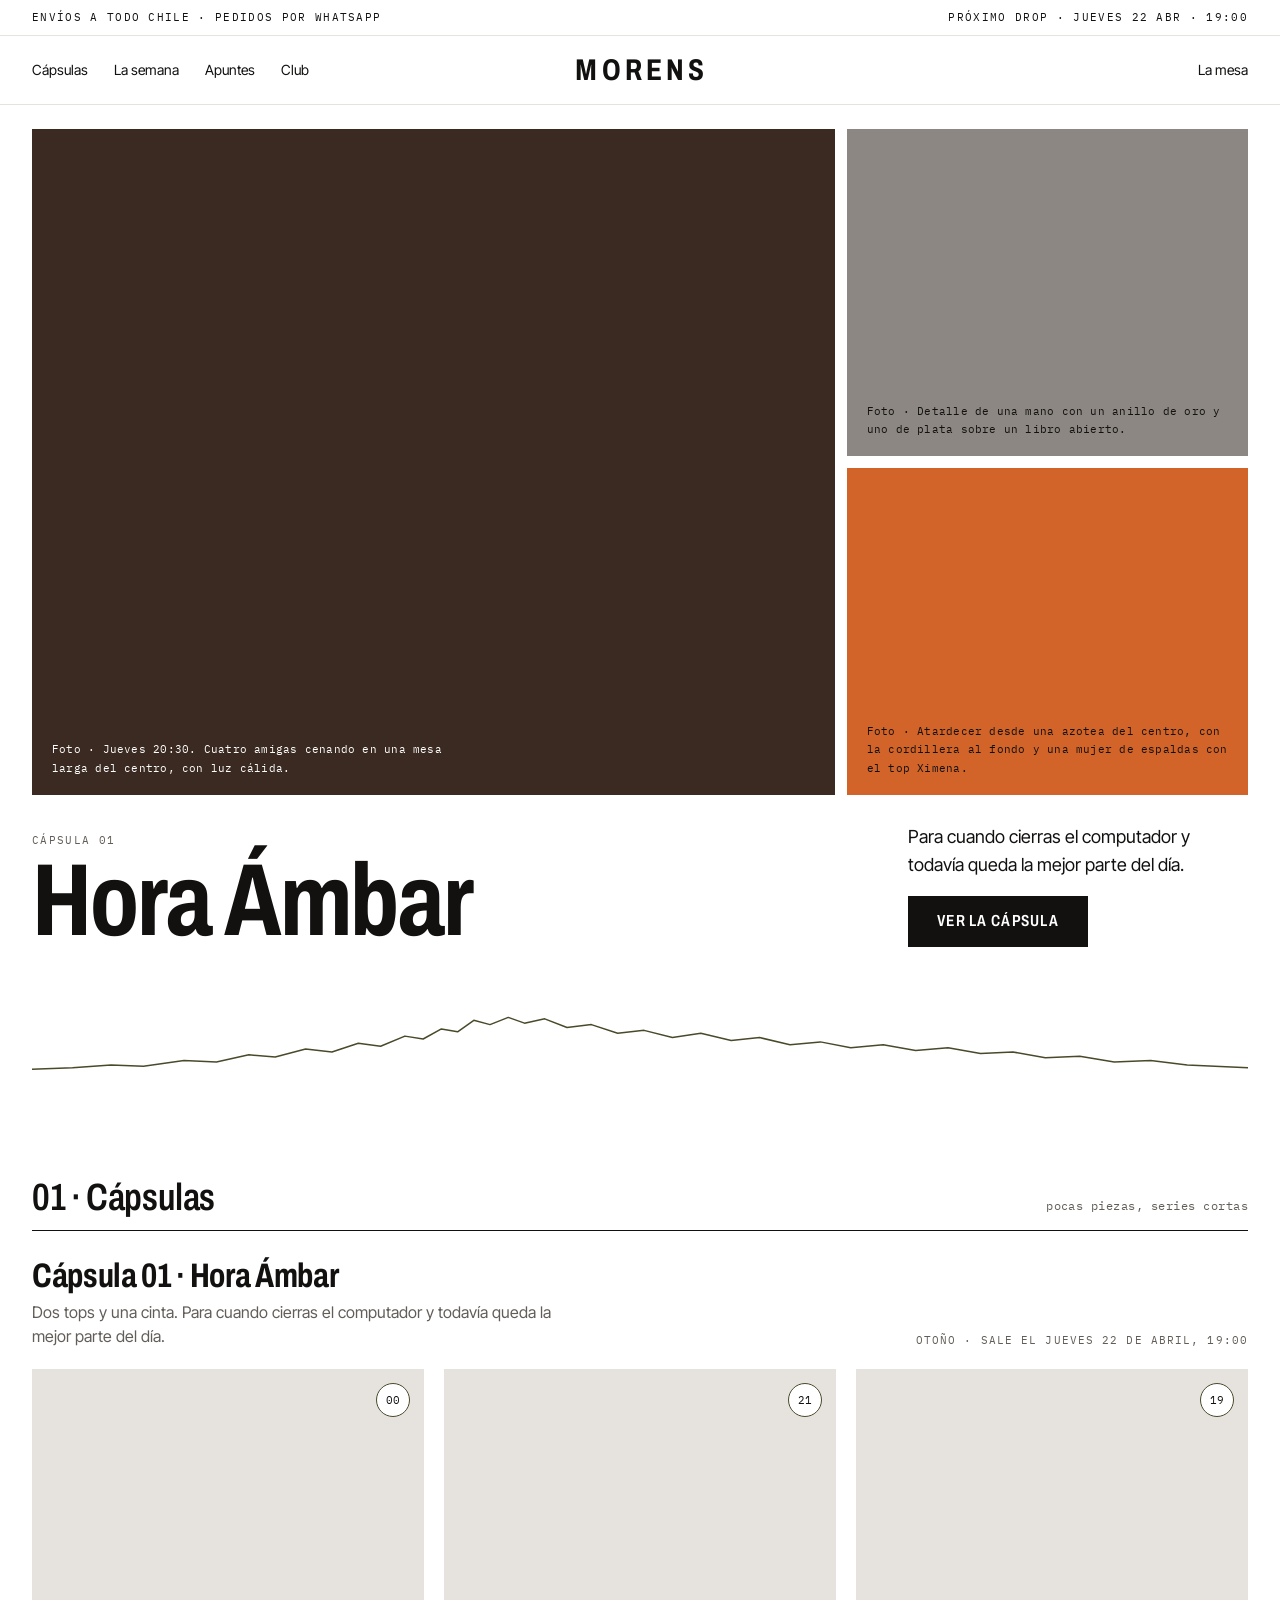
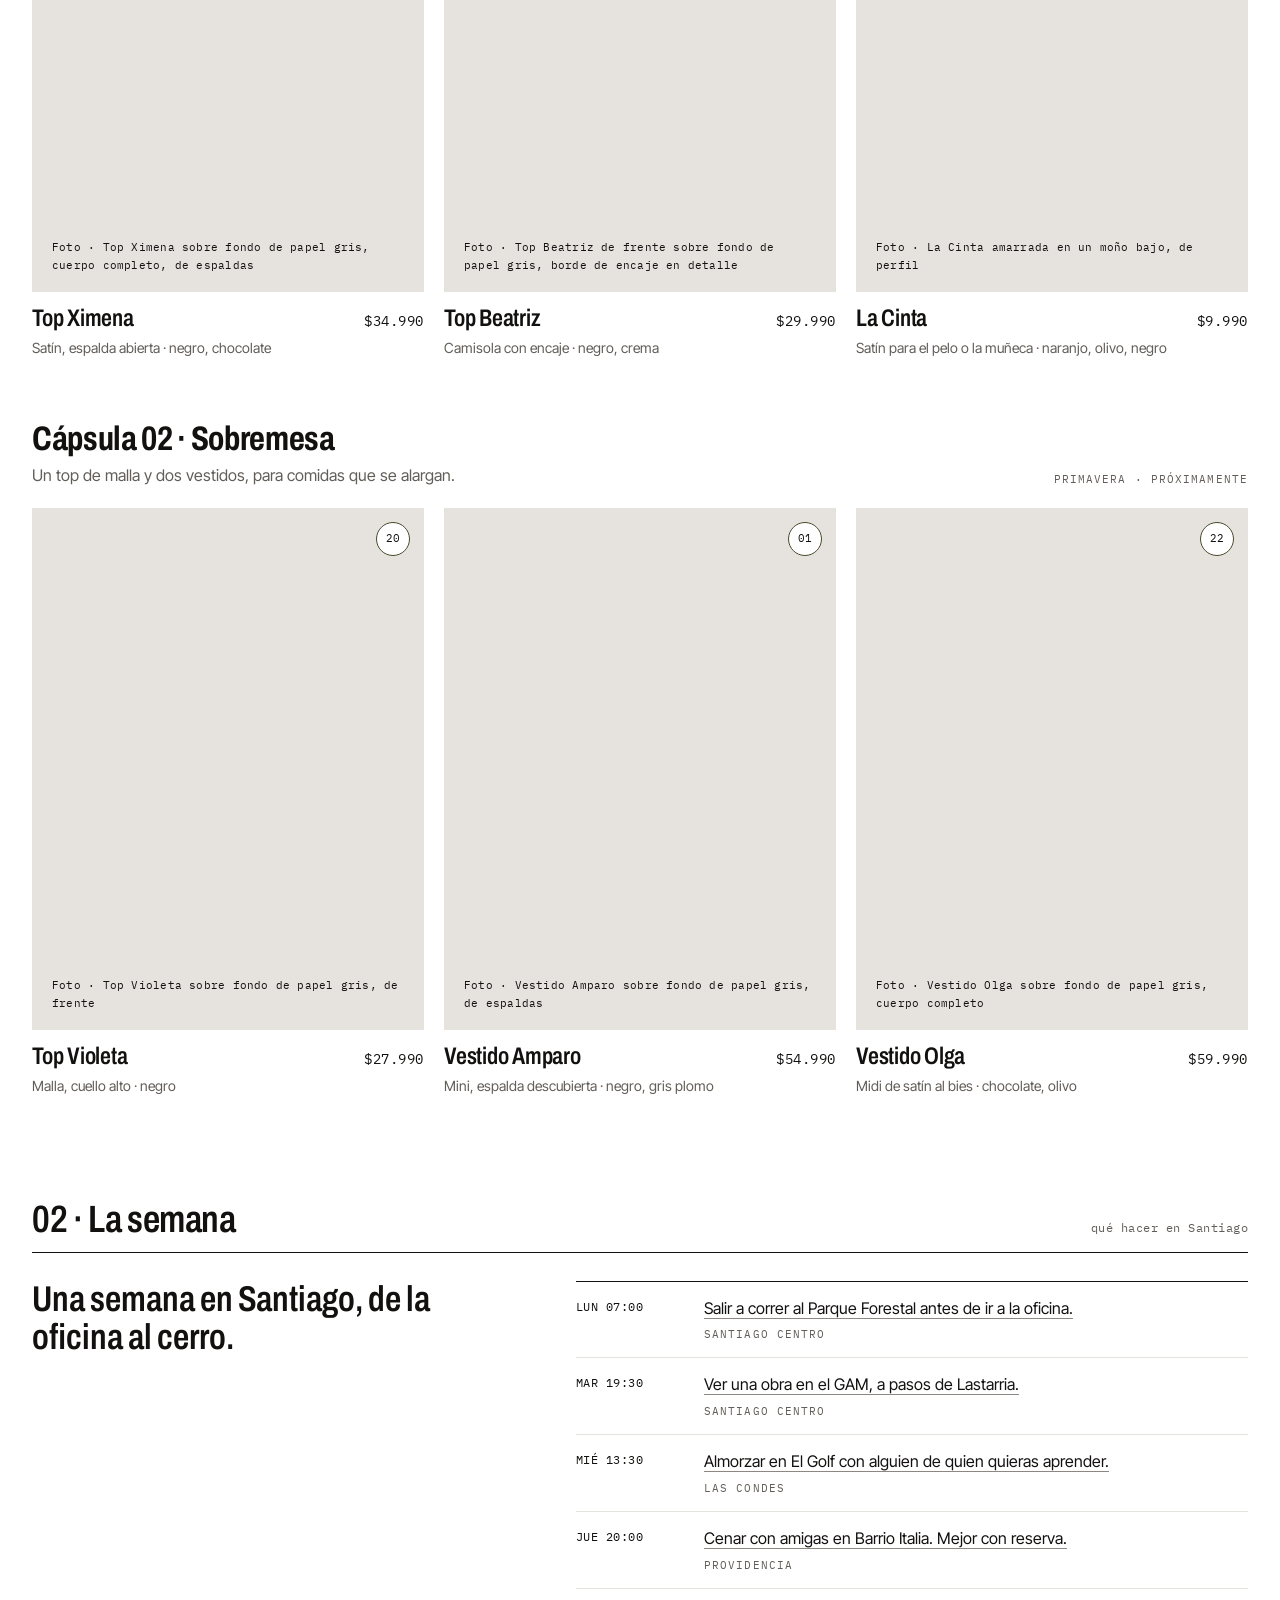
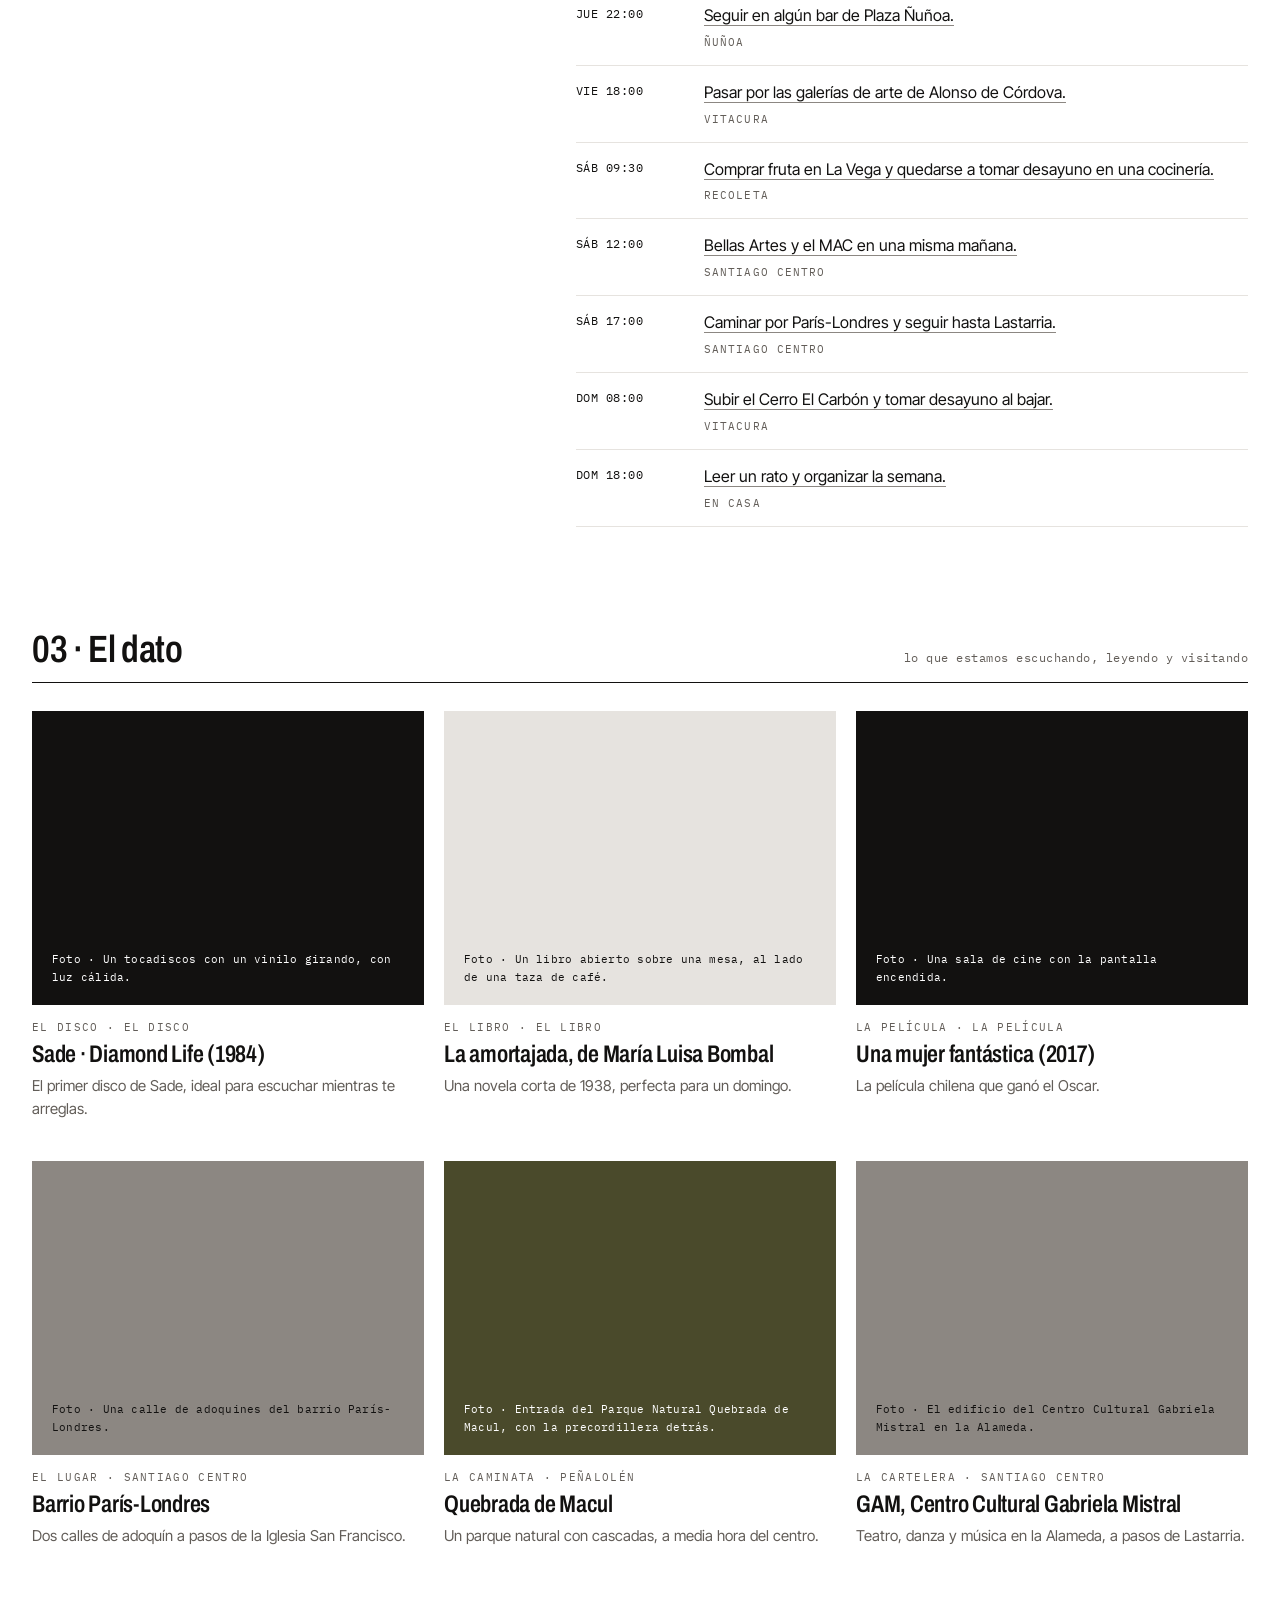
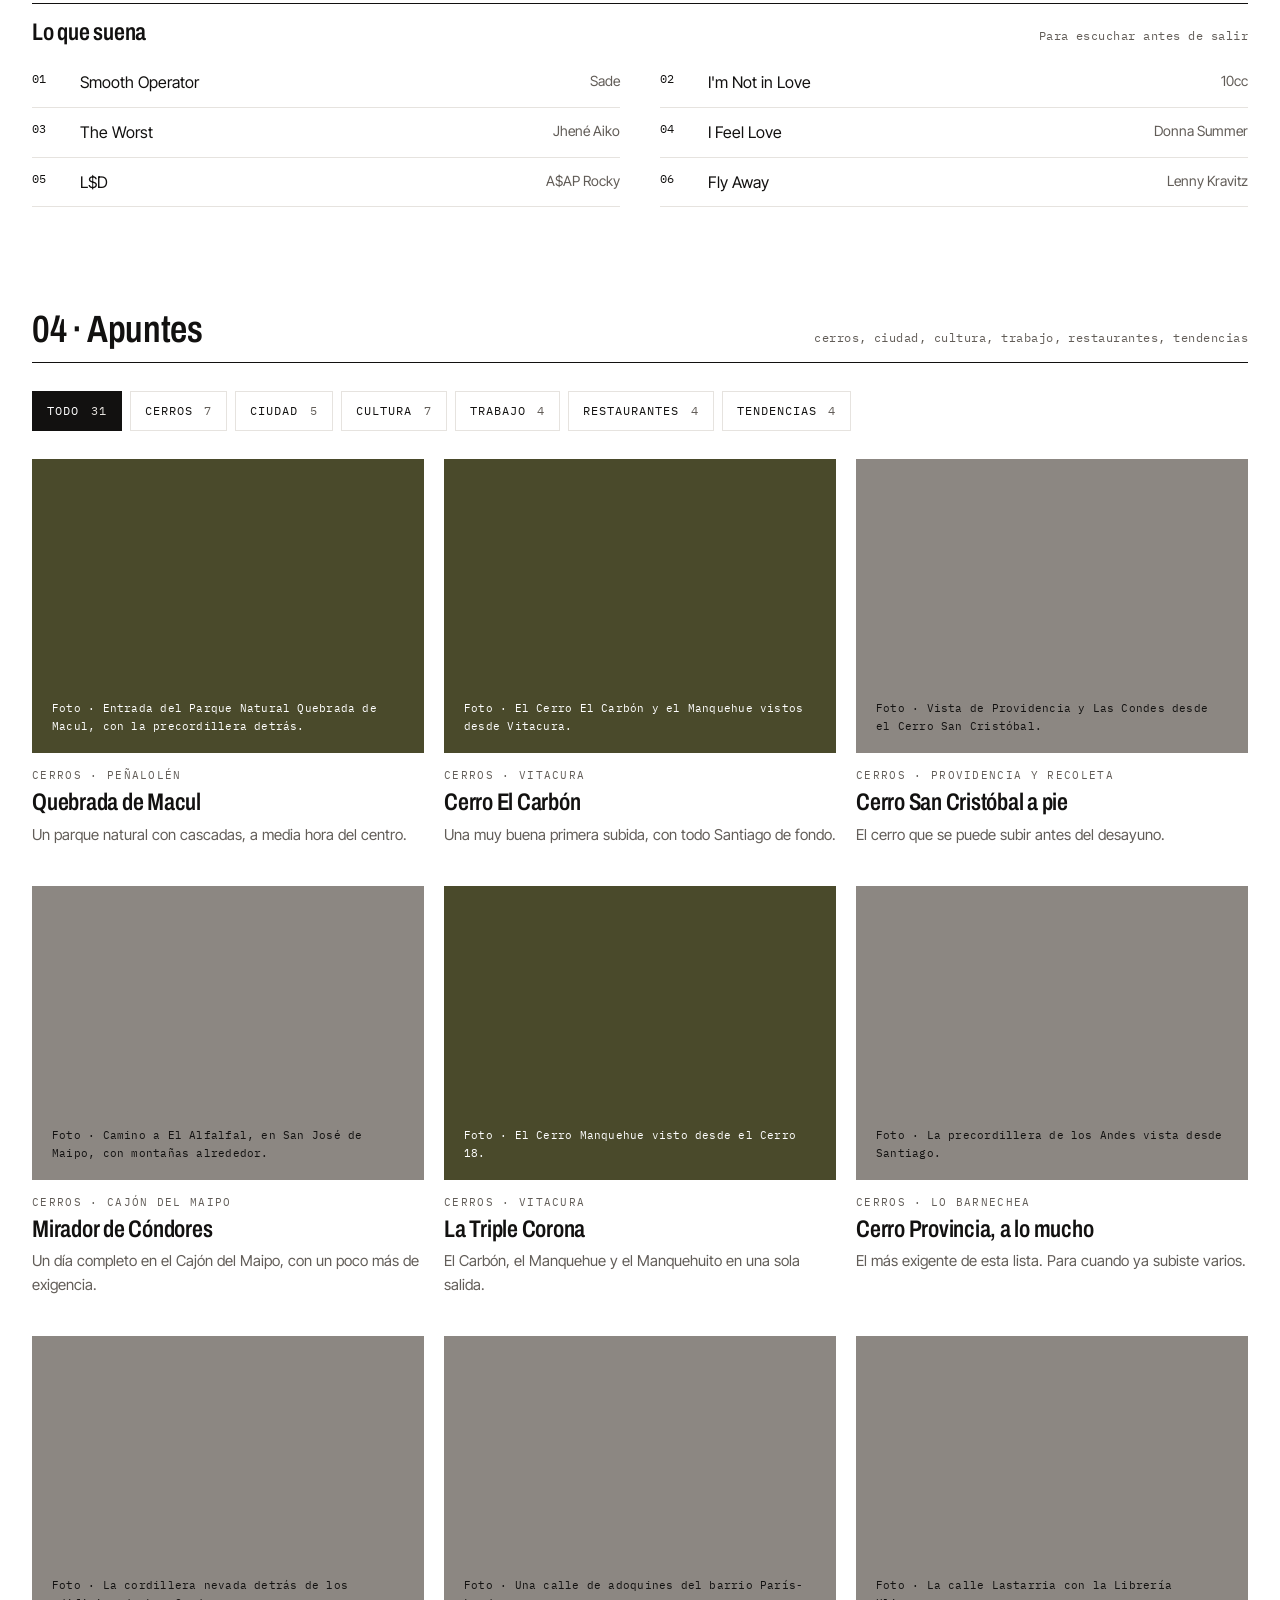
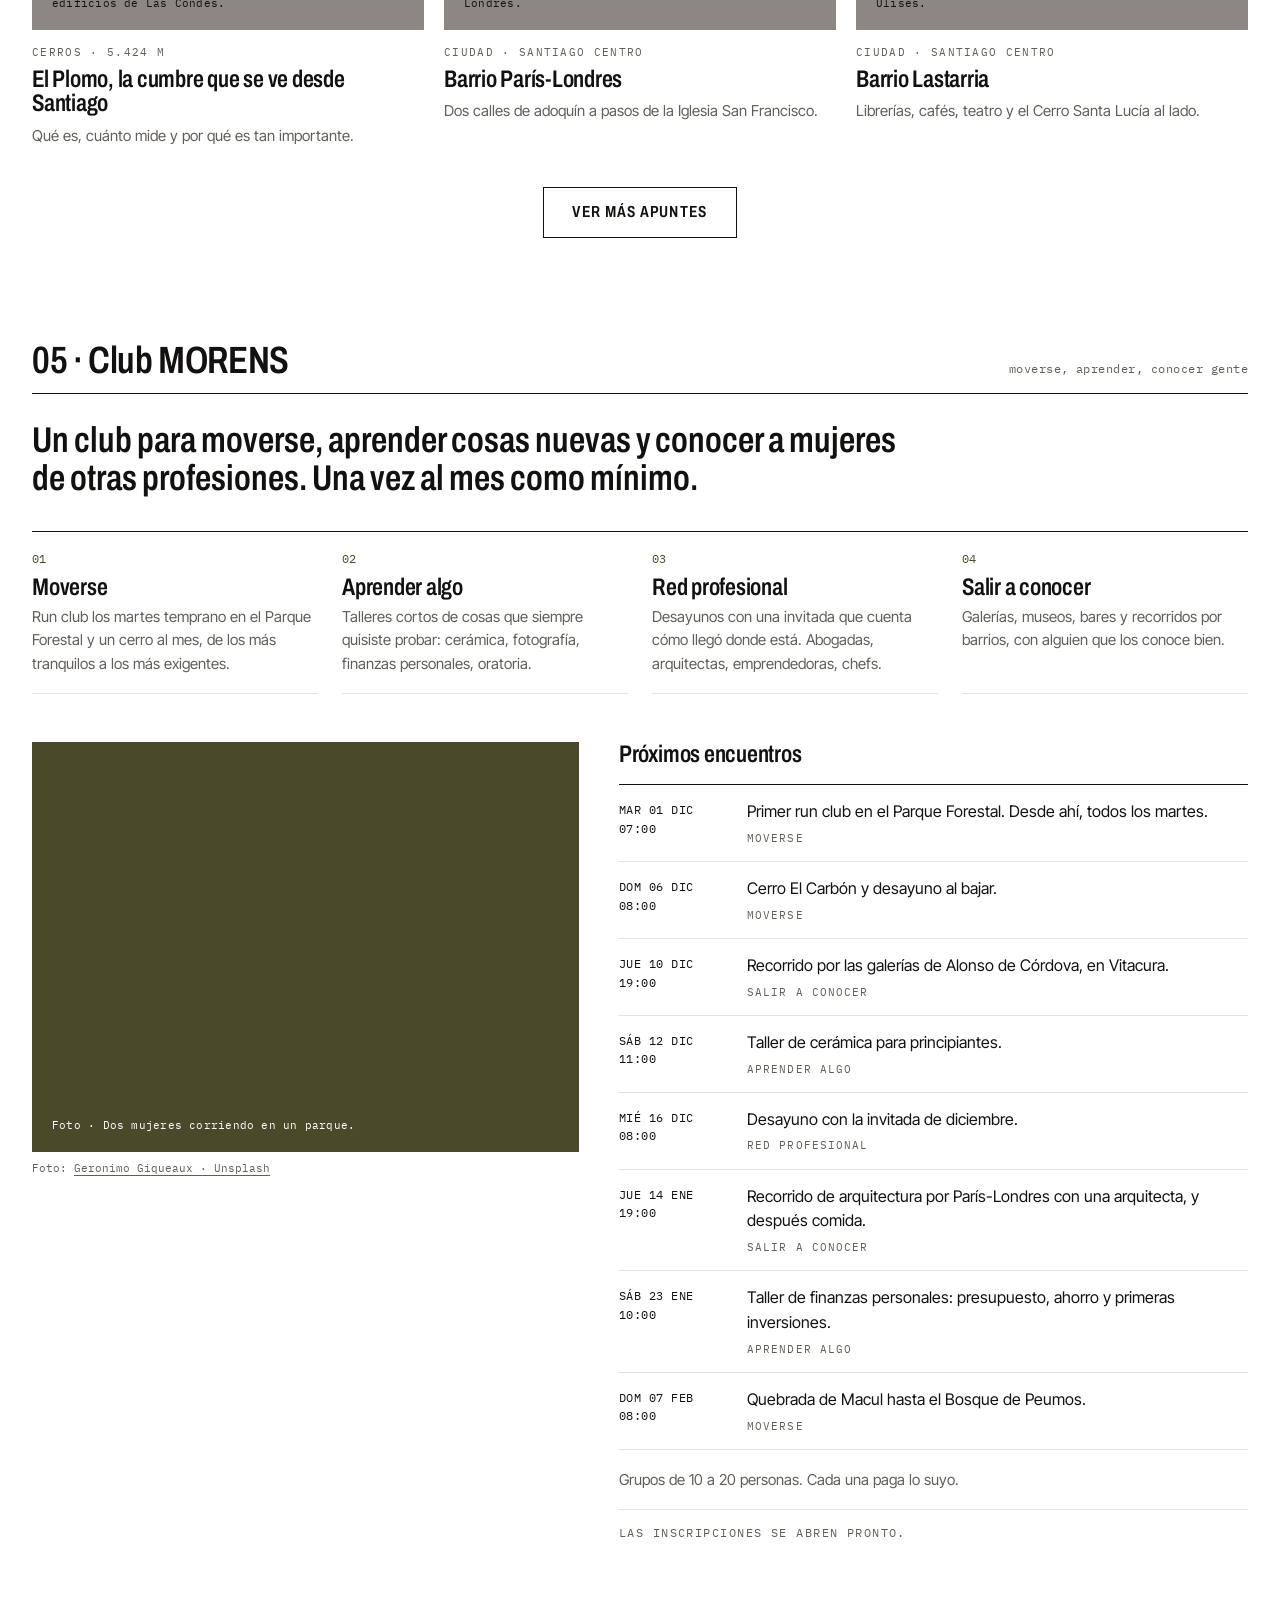
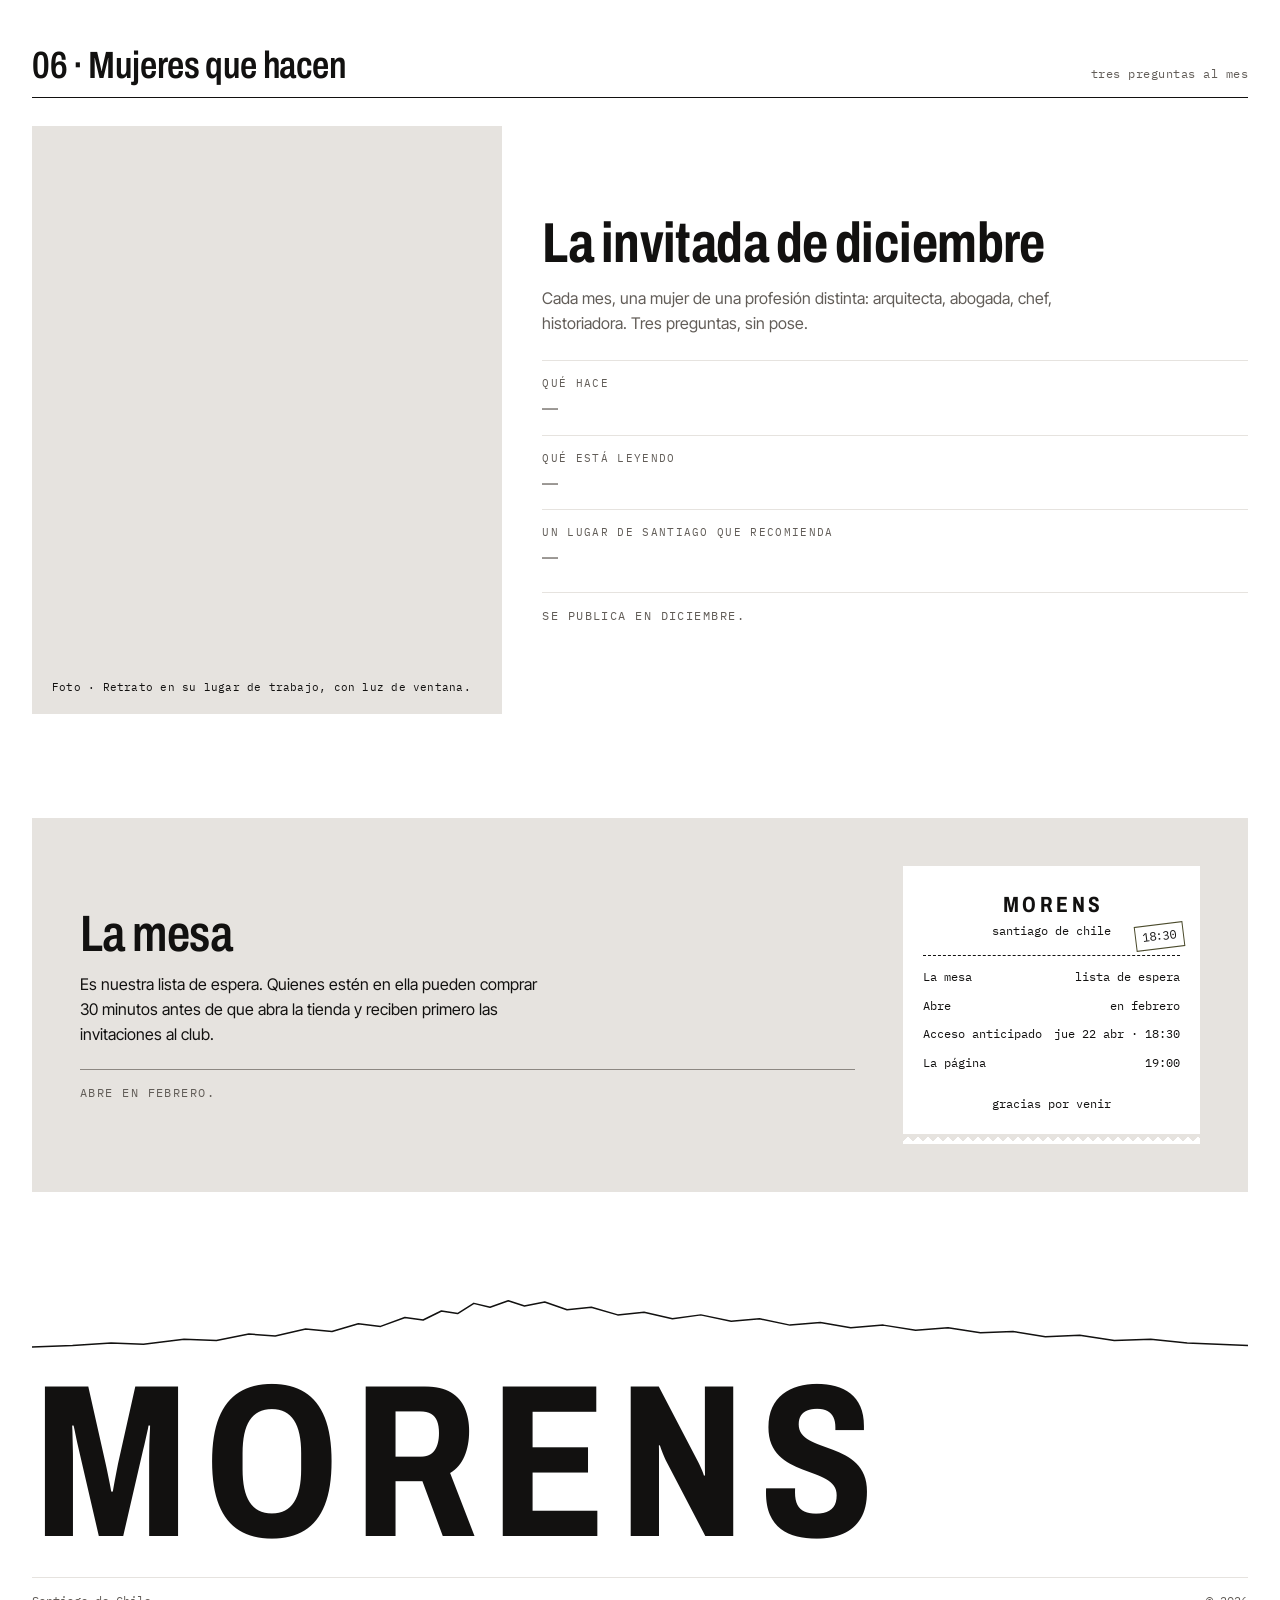
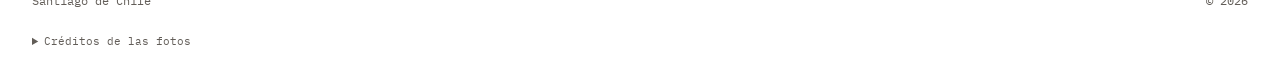
<file: index.html>
<!doctype html>
<html lang="es-CL">
<head>
  <meta charset="utf-8">
  <meta name="viewport" content="width=device-width, initial-scale=1">
  <meta name="robots" content="noindex, nofollow">
  <title>MORENS · Santiago de Chile</title>
  <meta name="description" content="MORENS, Santiago de Chile. Cápsula 01 · Hora Ámbar, el jueves 22 de abril a las 19:00. Mientras tanto: qué hacer en Santiago, cerros, cultura, restaurantes y el Club MORENS.">
  <meta property="og:title" content="MORENS · Santiago de Chile">
  <meta property="og:description" content="Cápsula 01 · Hora Ámbar. Jueves 22 de abril, 19:00.">
  <meta name="theme-color" content="#FFFFFF">
  <link rel="preconnect" href="https://fonts.googleapis.com">
  <link rel="preconnect" href="https://fonts.gstatic.com" crossorigin>
  <link href="https://fonts.googleapis.com/css2?family=Archivo:wdth,wght@62..125,500..700&family=IBM+Plex+Mono:wght@400;500&family=Inter+Tight:wght@400;500&display=swap" rel="stylesheet">
  <link rel="stylesheet" href="css/styles.css">
</head>
<body data-pagina="inicio">
  <a class="saltar" href="#contenido">Ir al contenido</a>
  <div data-cabecera></div>

  <main id="contenido">
    <!-- Portada -->
    <section class="portada contenedor" aria-label="Cápsula 01 · Hora Ámbar">
      <div class="portada__fotos" data-portada-fotos></div>
      <div class="portada__texto" data-portada-texto></div>
      <span data-cordillera="cordillera--portada"></span>
    </section>

    <!-- 01 · Cápsulas -->
    <section id="capsulas" class="seccion contenedor" aria-labelledby="t-capsulas">
      <div class="seccion__cabecera">
        <h2 id="t-capsulas">01 · Cápsulas</h2>
        <span class="mono">pocas piezas, series cortas</span>
      </div>
      <div data-capsulas></div>
    </section>

    <!-- 02 · La semana -->
    <section id="semana" class="seccion contenedor" aria-labelledby="t-semana">
      <div class="seccion__cabecera">
        <h2 id="t-semana">02 · La semana</h2>
        <span class="mono">qué hacer en Santiago</span>
      </div>
      <div class="semana">
        <p class="frase">Una semana en Santiago, de la oficina al cerro.</p>
        <ol class="agenda agenda--semana" data-semana></ol>
      </div>
    </section>

    <!-- 03 · El dato -->
    <section id="el-dato" class="seccion contenedor" aria-labelledby="t-dato">
      <div class="seccion__cabecera">
        <h2 id="t-dato">03 · El dato</h2>
        <span class="mono">lo que estamos escuchando, leyendo y visitando</span>
      </div>
      <div class="grid-3" data-dato></div>
      <div class="playlist" data-playlist></div>
    </section>

    <!-- 04 · Apuntes -->
    <section id="apuntes" class="seccion contenedor" aria-labelledby="t-apuntes">
      <div class="seccion__cabecera">
        <h2 id="t-apuntes">04 · Apuntes</h2>
        <span class="mono">cerros, ciudad, cultura, trabajo, restaurantes, tendencias</span>
      </div>
      <div class="filtros" role="group" aria-label="Filtrar apuntes por tema" data-filtros></div>
      <div class="grid-3" data-notas aria-live="polite"></div>
      <button class="btn btn--linea ver-mas" type="button" data-ver-mas hidden>Ver más apuntes</button>
    </section>

    <!-- 05 · Club MORENS -->
    <section id="club" class="seccion contenedor" aria-labelledby="t-club">
      <div class="seccion__cabecera">
        <h2 id="t-club">05 · Club MORENS</h2>
        <span class="mono">moverse, aprender, conocer gente</span>
      </div>
      <div class="club" data-club></div>
    </section>

    <!-- 06 · Mujeres que hacen -->
    <section id="mujeres" class="seccion contenedor" aria-labelledby="t-mujeres">
      <div class="seccion__cabecera">
        <h2 id="t-mujeres">06 · Mujeres que hacen</h2>
        <span class="mono">tres preguntas al mes</span>
      </div>
      <div class="anfitriona" data-anfitriona></div>
    </section>

    <!-- La mesa -->
    <section id="la-mesa" class="contenedor la-mesa-seccion">
      <div class="la-mesa" data-la-mesa></div>
    </section>
  </main>

  <div data-pie></div>

  <script src="js/fotos.js"></script>
  <script src="js/productos.js"></script>
  <script src="js/contenido.js"></script>
  <script src="js/main.js"></script>
</body>
</html>
</file>
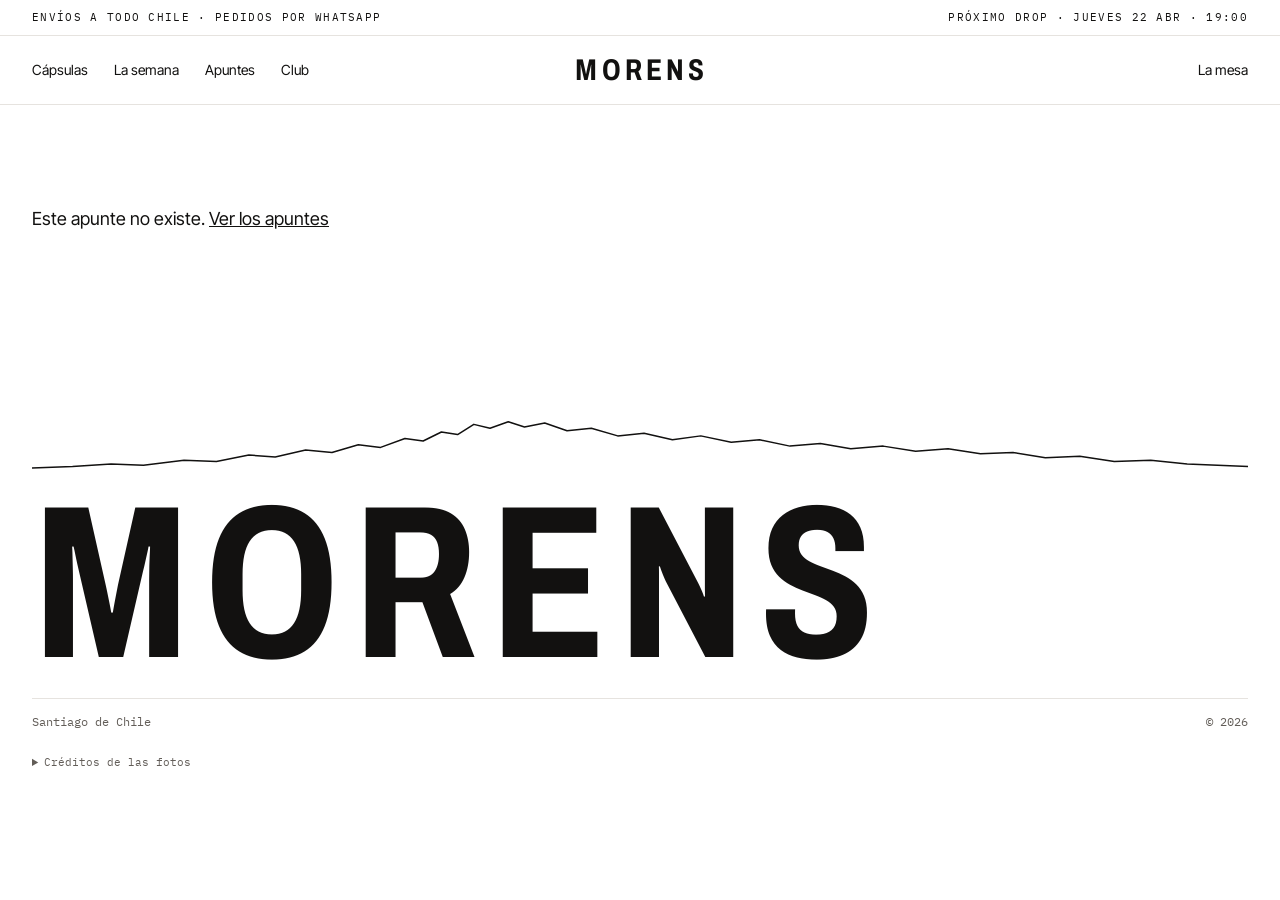
<file: nota.html>
<!doctype html>
<html lang="es-CL">
<head>
  <meta charset="utf-8">
  <meta name="viewport" content="width=device-width, initial-scale=1">
  <meta name="robots" content="noindex, nofollow">
  <title>Apuntes · MORENS</title>
  <meta name="description" content="Apuntes de MORENS: cerros, ciudad, cultura, trabajo, restaurantes y tendencias en Santiago.">
  <meta name="theme-color" content="#FFFFFF">
  <link rel="preconnect" href="https://fonts.googleapis.com">
  <link rel="preconnect" href="https://fonts.gstatic.com" crossorigin>
  <link href="https://fonts.googleapis.com/css2?family=Archivo:wdth,wght@62..125,500..700&family=IBM+Plex+Mono:wght@400;500&family=Inter+Tight:wght@400;500&display=swap" rel="stylesheet">
  <link rel="stylesheet" href="css/styles.css">
</head>
<body data-pagina="nota">
  <a class="saltar" href="#contenido">Ir al contenido</a>
  <div data-cabecera></div>
  <main id="contenido" class="contenedor pagina" data-nota></main>
  <div data-pie></div>

  <script src="js/fotos.js"></script>
  <script src="js/productos.js"></script>
  <script src="js/contenido.js"></script>
  <script src="js/main.js"></script>
</body>
</html>
</file>
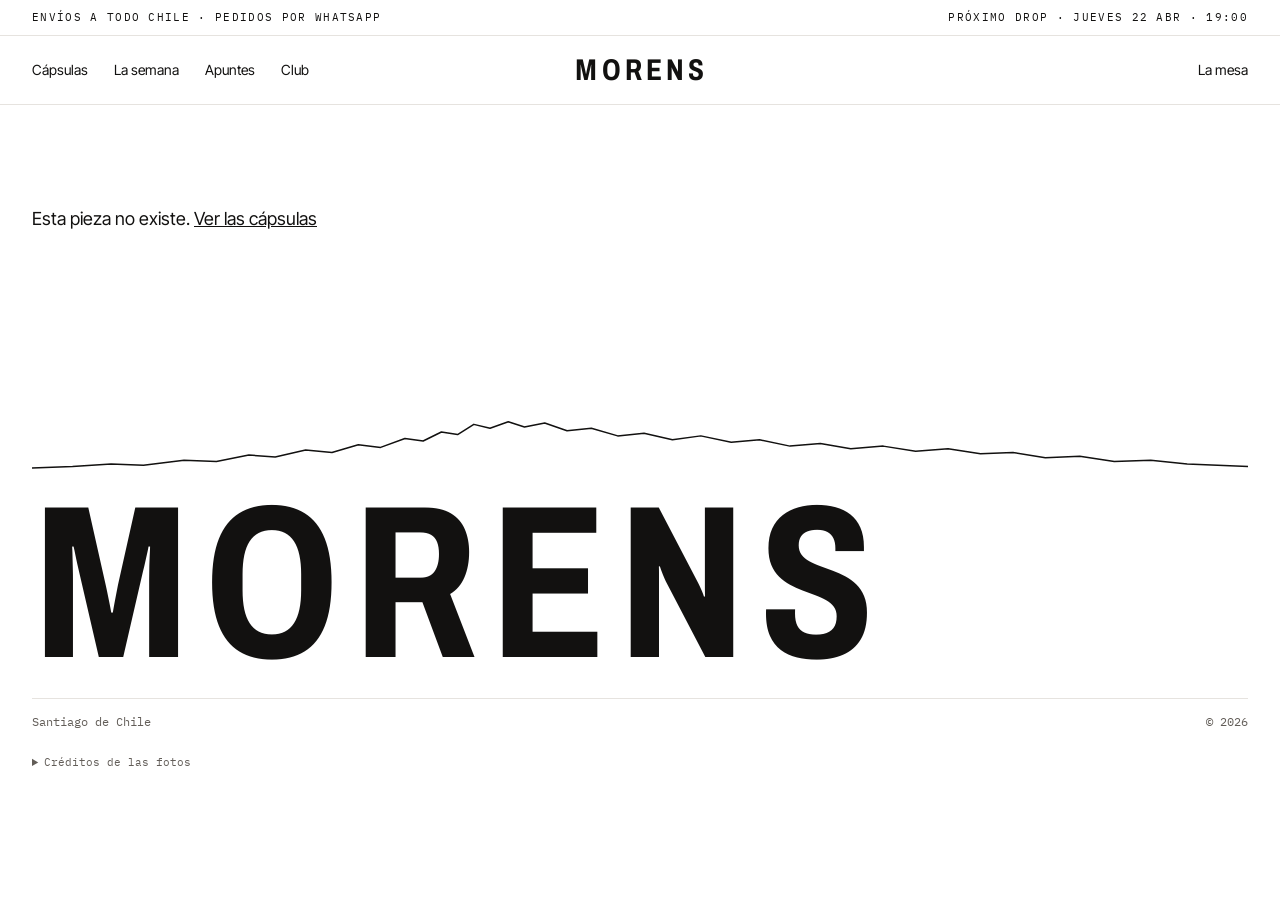
<file: producto.html>
<!doctype html>
<html lang="es-CL">
<head>
  <meta charset="utf-8">
  <meta name="viewport" content="width=device-width, initial-scale=1">
  <meta name="robots" content="noindex, nofollow">
  <title>Cápsula 01 · MORENS</title>
  <meta name="description" content="MORENS · Cápsula 01 · Hora Ámbar.">
  <meta name="theme-color" content="#FFFFFF">
  <link rel="preconnect" href="https://fonts.googleapis.com">
  <link rel="preconnect" href="https://fonts.gstatic.com" crossorigin>
  <link href="https://fonts.googleapis.com/css2?family=Archivo:wdth,wght@62..125,500..700&family=IBM+Plex+Mono:wght@400;500&family=Inter+Tight:wght@400;500&display=swap" rel="stylesheet">
  <link rel="stylesheet" href="css/styles.css">
</head>
<body data-pagina="producto">
  <a class="saltar" href="#contenido">Ir al contenido</a>
  <div data-cabecera></div>
  <main id="contenido" class="contenedor pagina" data-ficha></main>
  <div data-pie></div>

  <script src="js/fotos.js"></script>
  <script src="js/productos.js"></script>
  <script src="js/contenido.js"></script>
  <script src="js/main.js"></script>
</body>
</html>
</file>
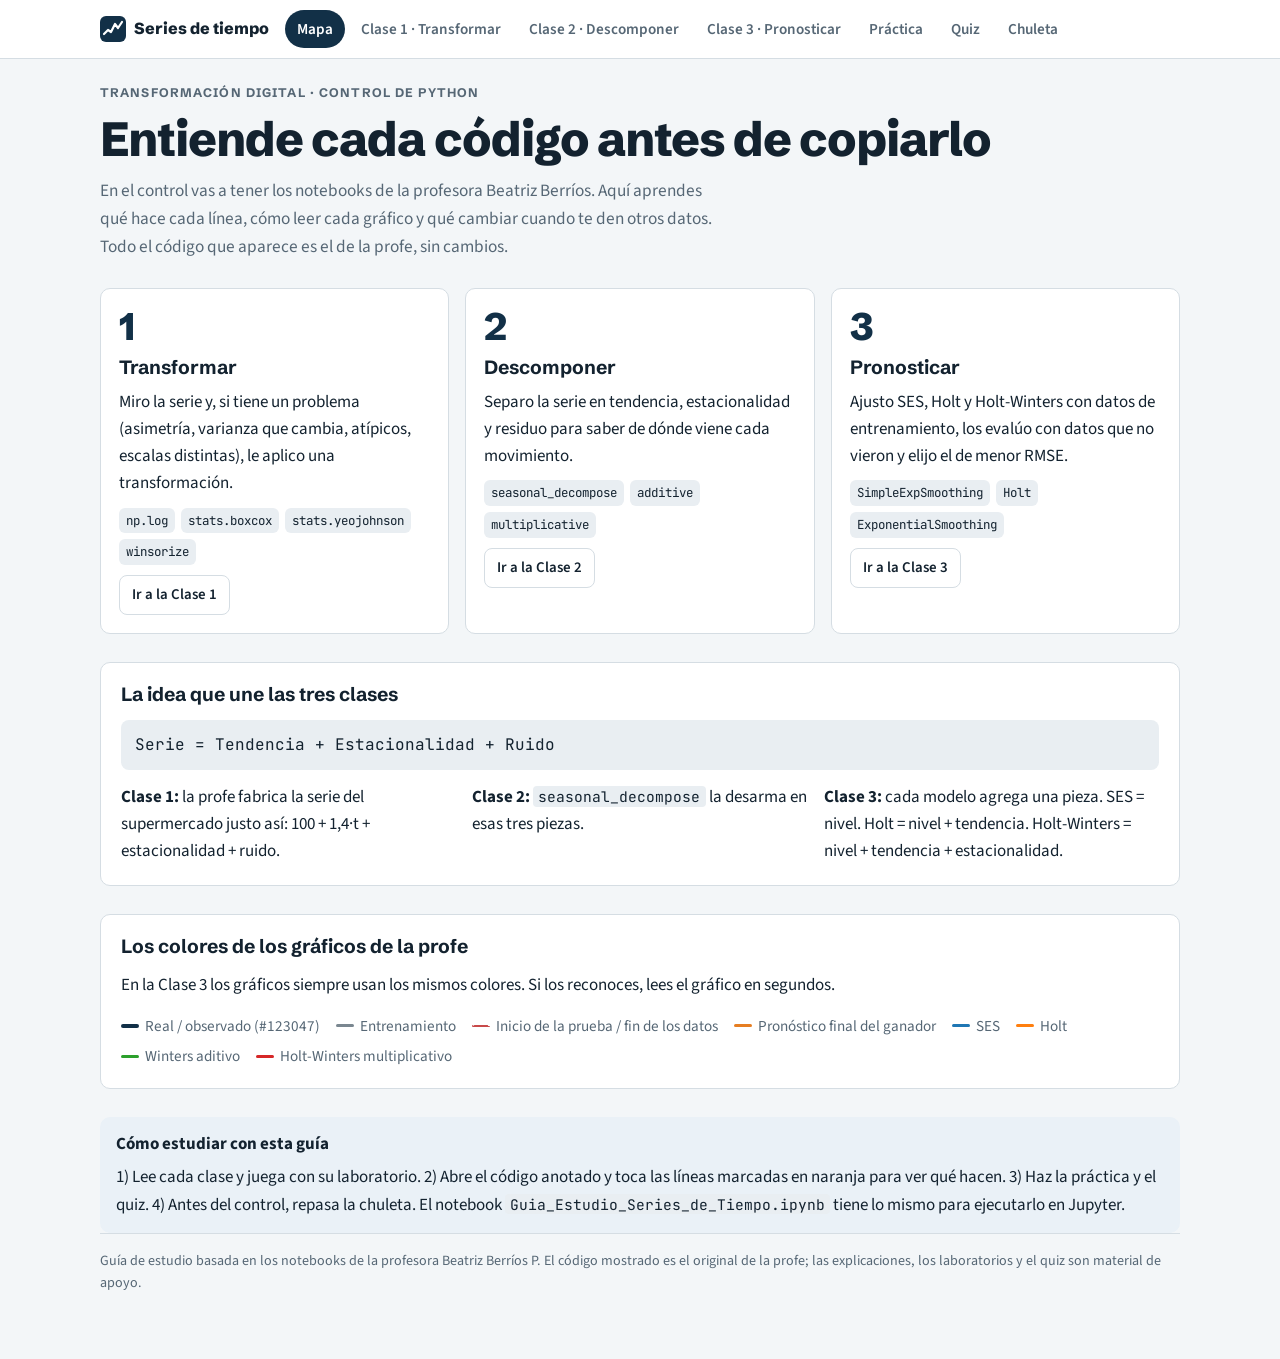
<file: estudio-transformacion-digital/Guia_Interactiva_Series_de_Tiempo.html>
<!doctype html>
<html lang="es">
<head>
<meta charset="utf-8">
<meta name="viewport" content="width=device-width, initial-scale=1, viewport-fit=cover">
<title>Guía de Series de Tiempo</title>
<meta name="claude:viewport-fit-sides" content="cover">
<link rel="preconnect" href="https://fonts.googleapis.com">
<link rel="preconnect" href="https://fonts.gstatic.com" crossorigin>
<link rel="stylesheet" href="https://fonts.googleapis.com/css2?family=Schibsted+Grotesk:wght@500;700;800&family=Source+Sans+3:ital,wght@0,400;0,600;0,700;1,400&family=JetBrains+Mono:wght@400;600&display=swap">
<style>
/* Layout: cuaderno de laboratorio. Barra de pestañas fija, una columna de lectura,
   laboratorios interactivos a todo el ancho con los colores de los gráficos de la profe. */
:root {
  --bg: #F3F6F8;
  --surface: #FFFFFF;
  --sunk: #E9EEF2;
  --fg: #13222F;
  --muted: #566775;
  --line: #D5DDE3;
  --accent: #123047;      /* azul de la profe (#123047) */
  --accent-fg: #FFFFFF;
  --signal: #C84A4A;      /* línea roja punteada de la profe */
  --forecast: #E67E22;    /* naranja del pronóstico final */
  --train: #7A8790;       /* gris de entrenamiento */
  --c-ses: #1f77b4; --c-holt: #ff7f0e; --c-wa: #2ca02c; --c-hwm: #d62728;
  --ok: #2E7D4F; --ok-bg: #E3F2E8; --bad: #B23B3B; --bad-bg: #F8E4E4;
  --note-bg: #EAF1F7; --warn-bg: #FBF0E2; --warn-fg: #8A4B0F;
  --code-bg: #0F2233; --code-fg: #DCE6EE; --code-hi: #1C3A55; --code-dim: #7F93A5;
  --f-display: "Schibsted Grotesk", "Segoe UI", system-ui, sans-serif;
  --f-body: "Source Sans 3", "Segoe UI", system-ui, sans-serif;
  --f-mono: "JetBrains Mono", ui-monospace, "Cascadia Mono", Consolas, monospace;
  --r: 10px;
}
@media (prefers-color-scheme: dark) {
  :root:not([data-theme="light"]) {
    --bg: #0D1720; --surface: #14212C; --sunk: #1B2A37; --fg: #E3EAF0; --muted: #98A9B7; --line: #2A3A48;
    --accent: #8DB7DF; --accent-fg: #0D1720; --signal: #E57373; --forecast: #F0A04B; --train: #8E9BA5;
    --c-ses: #5EA8E0; --c-holt: #FFA552; --c-wa: #5CC45C; --c-hwm: #F06B6B;
    --ok: #7BD39A; --ok-bg: #173527; --bad: #F09090; --bad-bg: #3A1D1D;
    --note-bg: #172A3A; --warn-bg: #33250F; --warn-fg: #F2C27E;
    --code-bg: #08121B; --code-fg: #DCE6EE; --code-hi: #1A3550; --code-dim: #7F93A5;
    color-scheme: dark;
  }
}
:root[data-theme="dark"] {
  --bg: #0D1720; --surface: #14212C; --sunk: #1B2A37; --fg: #E3EAF0; --muted: #98A9B7; --line: #2A3A48;
  --accent: #8DB7DF; --accent-fg: #0D1720; --signal: #E57373; --forecast: #F0A04B; --train: #8E9BA5;
  --c-ses: #5EA8E0; --c-holt: #FFA552; --c-wa: #5CC45C; --c-hwm: #F06B6B;
  --ok: #7BD39A; --ok-bg: #173527; --bad: #F09090; --bad-bg: #3A1D1D;
  --note-bg: #172A3A; --warn-bg: #33250F; --warn-fg: #F2C27E;
  --code-bg: #08121B; --code-fg: #DCE6EE; --code-hi: #1A3550; --code-dim: #7F93A5;
  color-scheme: dark;
}
* { box-sizing: border-box; }
[hidden] { display: none !important; }
body { margin: 0;  background: var(--bg); color: var(--fg); font: 17px/1.6 var(--f-body); }
body::before { content: ""; position: fixed; inset: 0 0 auto; height: env(safe-area-inset-top, 0px); z-index: 10; background: var(--surface); }
h1, h2, h3, h4 { font-family: var(--f-display); line-height: 1.2; text-wrap: balance; margin: 0; }
h1 { font-size: clamp(2rem, 5vw, 3rem); font-weight: 800; letter-spacing: -0.02em; }
h2 { font-size: clamp(1.5rem, 3.4vw, 2rem); font-weight: 800; letter-spacing: -0.01em; }
h3 { font-size: 1.2rem; font-weight: 700; }
h4 { font-size: 1rem; font-weight: 700; }
p { margin: 0; }
code, .mono { font-family: var(--f-mono); font-size: 0.86em; }
p code, li code, td code { background: var(--sunk); padding: 0.05em 0.35em; border-radius: 4px; }
a { color: var(--accent); }
button { font: inherit; color: inherit; cursor: pointer; }
:focus-visible { outline: 3px solid var(--forecast); outline-offset: 2px; }

.top { position: sticky; top: env(safe-area-inset-top, 0px); z-index: 5; background: var(--surface); border-bottom: 1px solid var(--line);
  padding-left: max(16px, env(safe-area-inset-left, 0px)); padding-right: max(16px, env(safe-area-inset-right, 0px)); }
.top-in { max-width: 1080px; margin: 0 auto; display: flex; align-items: center; gap: 16px; padding-block: 10px; }
.brand { font-family: var(--f-display); font-weight: 800; font-size: 1rem; white-space: nowrap; display: flex; align-items: center; gap: 8px; }
.brand svg { flex: none; }
.tabs { display: flex; gap: 4px; overflow-x: auto; scrollbar-width: none; min-width: 0; flex: 1; }
.tabs::-webkit-scrollbar { display: none; }
.tab { border: 0; background: transparent; padding: 7px 12px; border-radius: 999px; font-weight: 600; font-size: 0.95rem; white-space: nowrap; color: var(--muted); }
.tab:hover { background: var(--sunk); color: var(--fg); }
.tab[aria-selected="true"] { background: var(--accent); color: var(--accent-fg); }

main { padding-left: max(16px, env(safe-area-inset-left, 0px)); padding-right: max(16px, env(safe-area-inset-right, 0px)); padding-block: 28px 64px; }
.view { max-width: 1080px; margin: 0 auto; display: grid; gap: 28px; }
.view > * { min-width: 0; }
.lede { max-width: 68ch; color: var(--muted); font-size: 1.08rem; }
.prose { max-width: 70ch; display: grid; gap: 12px; }
.prose ul, .prose ol { margin: 0; padding-left: 1.3em; display: grid; gap: 6px; }
.eyebrow { font: 700 0.78rem/1 var(--f-display); letter-spacing: 0.09em; text-transform: uppercase; color: var(--muted); }
.head { display: grid; gap: 10px; }
.head > * { min-width: 0; }
.eyebrow { overflow-wrap: anywhere; }
.sec { display: grid; gap: 14px; }

.panel { background: var(--surface); border: 1px solid var(--line); border-radius: var(--r); padding: 20px; display: grid; gap: 14px; min-width: 0; }
.panel > *, .note > *, .warn > *, .step > *, .sec > *, .grid2 > *, .grid3 > * { min-width: 0; }
.lab { border-top: 4px solid var(--accent); }
.lab-tag { display: inline-flex; align-items: center; gap: 6px; font: 700 0.74rem/1 var(--f-display); letter-spacing: 0.08em; text-transform: uppercase; color: var(--accent); }
.note { background: var(--note-bg); border-radius: var(--r); padding: 14px 16px; display: grid; gap: 6px; }
.warn { background: var(--warn-bg); border-radius: var(--r); padding: 14px 16px; display: grid; gap: 6px; }
.warn strong:first-child { color: var(--warn-fg); }
.formula { font-family: var(--f-mono); font-size: 1rem; background: var(--sunk); border-radius: 8px; padding: 12px 14px; overflow-wrap: anywhere; }

.grid2 { display: grid; grid-template-columns: repeat(auto-fit, minmax(min(100%, 320px), 1fr)); gap: 16px; }
.grid3 { display: grid; grid-template-columns: repeat(auto-fit, minmax(min(100%, 260px), 1fr)); gap: 16px; }

.steps { display: grid; grid-template-columns: repeat(auto-fit, minmax(min(100%, 280px), 1fr)); gap: 16px; counter-reset: paso; }
.step { background: var(--surface); border: 1px solid var(--line); border-radius: var(--r); padding: 18px; display: grid; gap: 10px; align-content: start; }
.step-n { font: 800 2.4rem/1 var(--f-display); color: var(--accent); }
.step button { justify-self: start; }
.chips { display: flex; flex-wrap: wrap; gap: 6px; }
.chip { font-family: var(--f-mono); font-size: 0.78rem; background: var(--sunk); border-radius: 6px; padding: 3px 7px; }

.btn { border: 1px solid var(--line); background: var(--surface); border-radius: 8px; padding: 7px 12px; font-weight: 600; font-size: 0.93rem; }
.btn:hover { border-color: var(--accent); }
.btn.primary { background: var(--accent); color: var(--accent-fg); border-color: var(--accent); }
.seg { display: flex; flex-wrap: wrap; gap: 6px; }
.seg .btn[aria-pressed="true"] { background: var(--accent); color: var(--accent-fg); border-color: var(--accent); }
.ctrls { display: flex; flex-wrap: wrap; gap: 14px 22px; align-items: end; }
.ctrl { display: grid; gap: 4px; min-width: 180px; flex: 1; }
.ctrl label { font-size: 0.88rem; color: var(--muted); display: flex; justify-content: space-between; gap: 8px; }
.ctrl output { font-family: var(--f-mono); color: var(--fg); font-weight: 600; }
input[type="range"] { width: 100%; accent-color: var(--accent); }
.check { display: inline-flex; gap: 8px; align-items: center; font-size: 0.93rem; }

.chart { position: relative; }
.chart svg { display: block; width: 100%; height: auto; overflow: visible; }
.chart text { font-family: var(--f-mono); font-size: 11px; fill: var(--muted); }
.legend { display: flex; flex-wrap: wrap; gap: 6px 16px; font-size: 0.86rem; color: var(--muted); }
.legend span { display: inline-flex; align-items: center; gap: 6px; }
.legend i { width: 18px; height: 3px; border-radius: 2px; display: inline-block; }
.legend i.dash { background: none !important; border-top: 2px dashed; height: 0; }
.tip { position: absolute; pointer-events: none; background: var(--surface); border: 1px solid var(--line); border-radius: 8px; padding: 6px 9px; font: 12px/1.45 var(--f-mono); box-shadow: 0 4px 14px rgb(0 0 0 / 0.12); white-space: nowrap; z-index: 2; }
.readout { font-family: var(--f-mono); font-size: 0.92rem; background: var(--sunk); border-radius: 8px; padding: 10px 12px; overflow-x: auto; }

.tbl-wrap { overflow-x: auto; }
table { border-collapse: collapse; width: 100%; font-size: 0.93rem; }
th, td { text-align: left; padding: 8px 10px; border-bottom: 1px solid var(--line); vertical-align: top; }
th { font-family: var(--f-display); font-size: 0.82rem; letter-spacing: 0.03em; color: var(--muted); font-weight: 700; }
td.num, th.num { text-align: right; font-variant-numeric: tabular-nums; font-family: var(--f-mono); font-size: 0.86rem; white-space: nowrap; }
tr.win td { background: var(--ok-bg); }
tr.win td:first-child { font-weight: 700; }
.stats { display: grid; grid-template-columns: repeat(auto-fit, minmax(110px, 1fr)); gap: 8px; }
.stat { background: var(--sunk); border-radius: 8px; padding: 8px 10px; display: grid; gap: 2px; }
.stat b { font: 600 1.05rem/1.2 var(--f-mono); font-variant-numeric: tabular-nums; }
.stat span { font-size: 0.78rem; color: var(--muted); }

/* Código anotado */
.cells { display: grid; gap: 12px; }
details.cell { background: var(--surface); border: 1px solid var(--line); border-radius: var(--r); overflow: hidden; }
details.cell > summary { list-style: none; cursor: pointer; padding: 12px 16px; display: flex; gap: 10px; align-items: center; font-weight: 700; font-family: var(--f-display); }
details.cell > summary::-webkit-details-marker { display: none; }
details.cell > summary::before { content: "▸"; color: var(--accent); transition: transform 0.15s; }
details.cell[open] > summary::before { transform: rotate(90deg); }
.cell-src { font-size: 0.78rem; color: var(--muted); font-family: var(--f-body); font-weight: 400; margin-left: auto; }
.code { background: var(--code-bg); color: var(--code-fg); font: 13px/1.6 var(--f-mono); overflow-x: auto; padding: 10px 0; }
.ln { display: block; padding: 0 16px; white-space: pre; min-height: 1.6em; }
.ln.has { cursor: pointer; border-left: 3px solid var(--forecast); padding-left: 13px; }
.ln.has:hover, .ln.has.on { background: var(--code-hi); }
.ln .cm { color: var(--code-dim); }
.expl { white-space: normal; font: 15px/1.5 var(--f-body); background: var(--note-bg); color: var(--fg); margin: 2px 12px 6px; padding: 8px 12px; border-radius: 8px; }
.expl code { background: var(--sunk); padding: 0.05em 0.3em; border-radius: 4px; }
.code-hint { font-size: 0.88rem; color: var(--muted); }
.diff { font: 13px/1.6 var(--f-mono); background: var(--code-bg); color: var(--code-fg); border-radius: 8px; padding: 10px 14px; overflow-x: auto; white-space: pre; }
.diff .del { color: #F19A9A; }
.diff .add { color: #8FE0A8; }

/* Práctica */
.ex { display: grid; gap: 14px; }
.ex-h { display: flex; gap: 12px; align-items: baseline; }
.ex-n { font: 800 1.6rem/1 var(--f-display); color: var(--signal); min-width: 1.4em; }
blockquote { margin: 0; border-left: 3px solid var(--line); padding: 4px 0 4px 14px; color: var(--muted); font-style: italic; }

/* Quiz */
.q { display: grid; gap: 10px; }
.q-opts { display: grid; gap: 6px; }
.opt { text-align: left; border: 1px solid var(--line); background: var(--surface); border-radius: 8px; padding: 9px 12px; }
.opt:hover:not(:disabled) { border-color: var(--accent); }
.opt:disabled { cursor: default; }
.opt.right { background: var(--ok-bg); border-color: var(--ok); }
.opt.wrong { background: var(--bad-bg); border-color: var(--bad); }
.why { font-size: 0.95rem; }
.score { position: sticky; top: calc(env(safe-area-inset-top, 0px) + 60px); z-index: 3; background: var(--surface); border: 1px solid var(--line); border-radius: 999px; padding: 6px 14px; justify-self: start; font-weight: 700; font-variant-numeric: tabular-nums; }
.pill { display: inline-block; font: 700 0.72rem/1 var(--f-display); letter-spacing: 0.06em; text-transform: uppercase; border-radius: 999px; padding: 4px 8px; }
.pill.ok { background: var(--ok-bg); color: var(--ok); }
.pill.bad { background: var(--bad-bg); color: var(--bad); }
.foot { max-width: 1080px; margin: 0 auto; color: var(--muted); font-size: 0.88rem; border-top: 1px solid var(--line); padding-top: 16px; }

@media (max-width: 640px) {
  body { font-size: 16px; }
  .brand span { display: none; }
  .panel { padding: 16px; }
  .code { font-size: 12px; }
}
@media (prefers-reduced-motion: reduce) { * { transition: none !important; } }
</style>
</head>
<body>


<header class="top">
  <div class="top-in">
    <div class="brand" aria-label="Guía de series de tiempo">
      <svg width="26" height="26" viewBox="0 0 26 26" aria-hidden="true"><rect width="26" height="26" rx="6" style="fill:var(--accent)"/><polyline points="4,18 8,14 11,16 15,8 18,12 22,6" fill="none" style="stroke:var(--accent-fg)" stroke-width="2.2" stroke-linecap="round" stroke-linejoin="round"/></svg>
      <span>Series de tiempo</span>
    </div>
    <nav class="tabs" role="tablist" aria-label="Secciones">
      <button class="tab" role="tab" data-v="mapa">Mapa</button>
      <button class="tab" role="tab" data-v="clase1">Clase 1 · Transformar</button>
      <button class="tab" role="tab" data-v="clase2">Clase 2 · Descomponer</button>
      <button class="tab" role="tab" data-v="clase3">Clase 3 · Pronosticar</button>
      <button class="tab" role="tab" data-v="practica">Práctica</button>
      <button class="tab" role="tab" data-v="quiz">Quiz</button>
      <button class="tab" role="tab" data-v="chuleta">Chuleta</button>
    </nav>
  </div>
</header>

<main>
<!-- ============================ MAPA ============================ -->
<section class="view" id="v-mapa">
  <div class="head">
    <p class="eyebrow">Transformación Digital · Control de Python</p>
    <h1>Entiende cada código antes de copiarlo</h1>
    <p class="lede">En el control vas a tener los notebooks de la profesora Beatriz Berríos. Aquí aprendes qué hace cada línea, cómo leer cada gráfico y qué cambiar cuando te den otros datos. Todo el código que aparece es el de la profe, sin cambios.</p>
  </div>

  <div class="steps">
    <div class="step">
      <div class="step-n">1</div>
      <h3>Transformar</h3>
      <p>Miro la serie y, si tiene un problema (asimetría, varianza que cambia, atípicos, escalas distintas), le aplico una transformación.</p>
      <div class="chips"><span class="chip">np.log</span><span class="chip">stats.boxcox</span><span class="chip">stats.yeojohnson</span><span class="chip">winsorize</span></div>
      <button class="btn" data-go="clase1">Ir a la Clase 1</button>
    </div>
    <div class="step">
      <div class="step-n">2</div>
      <h3>Descomponer</h3>
      <p>Separo la serie en tendencia, estacionalidad y residuo para saber de dónde viene cada movimiento.</p>
      <div class="chips"><span class="chip">seasonal_decompose</span><span class="chip">additive</span><span class="chip">multiplicative</span></div>
      <button class="btn" data-go="clase2">Ir a la Clase 2</button>
    </div>
    <div class="step">
      <div class="step-n">3</div>
      <h3>Pronosticar</h3>
      <p>Ajusto SES, Holt y Holt-Winters con datos de entrenamiento, los evalúo con datos que no vieron y elijo el de menor RMSE.</p>
      <div class="chips"><span class="chip">SimpleExpSmoothing</span><span class="chip">Holt</span><span class="chip">ExponentialSmoothing</span></div>
      <button class="btn" data-go="clase3">Ir a la Clase 3</button>
    </div>
  </div>

  <div class="panel">
    <h3>La idea que une las tres clases</h3>
    <div class="formula">Serie = Tendencia + Estacionalidad + Ruido</div>
    <div class="grid3">
      <p><strong>Clase 1:</strong> la profe fabrica la serie del supermercado justo así: 100 + 1,4·t + estacionalidad + ruido.</p>
      <p><strong>Clase 2:</strong> <code>seasonal_decompose</code> la desarma en esas tres piezas.</p>
      <p><strong>Clase 3:</strong> cada modelo agrega una pieza. SES = nivel. Holt = nivel + tendencia. Holt-Winters = nivel + tendencia + estacionalidad.</p>
    </div>
  </div>

  <div class="panel">
    <h3>Los colores de los gráficos de la profe</h3>
    <p>En la Clase 3 los gráficos siempre usan los mismos colores. Si los reconoces, lees el gráfico en segundos.</p>
    <div class="legend" style="font-size:0.95rem">
      <span><i style="background:var(--accent);height:4px"></i>Real / observado (#123047)</span>
      <span><i style="background:var(--train)"></i>Entrenamiento</span>
      <span><i class="dash" style="border-color:var(--signal)"></i>Inicio de la prueba / fin de los datos</span>
      <span><i style="background:var(--forecast)"></i>Pronóstico final del ganador</span>
      <span><i style="background:var(--c-ses)"></i>SES</span>
      <span><i style="background:var(--c-holt)"></i>Holt</span>
      <span><i style="background:var(--c-wa)"></i>Winters aditivo</span>
      <span><i style="background:var(--c-hwm)"></i>Holt-Winters multiplicativo</span>
    </div>
  </div>

  <div class="note">
    <strong>Cómo estudiar con esta guía</strong>
    <p>1) Lee cada clase y juega con su laboratorio. 2) Abre el código anotado y toca las líneas marcadas en naranja para ver qué hacen. 3) Haz la práctica y el quiz. 4) Antes del control, repasa la chuleta. El notebook <code>Guia_Estudio_Series_de_Tiempo.ipynb</code> tiene lo mismo para ejecutarlo en Jupyter.</p>
  </div>
</section>

<!-- ============================ CLASE 1 ============================ -->
<section class="view" id="v-clase1" hidden>
  <div class="head">
    <p class="eyebrow">Clase 1 · transformaciones_supermercado_INE_CCS_1_1.ipynb</p>
    <h2>Transformaciones de una serie de supermercado</h2>
    <p class="lede">Transformar es aplicar una función a cada valor para corregir un problema estadístico. La conclusión de la profe: no es un procedimiento automático, debe responder a un problema concreto y quedar justificada.</p>
  </div>

  <div class="panel">
    <h3>¿Cuál elegir? (tabla de la profe)</h3>
    <div class="tbl-wrap"><table>
      <thead><tr><th>Problema observado</th><th>Transformación</th><th>Propósito</th><th>Cuidado</th></tr></thead>
      <tbody>
        <tr><td>Asimetría positiva</td><td><strong>Logaritmo</strong></td><td>Reducir cola derecha</td><td>Solo valores &gt; 0</td></tr>
        <tr><td>Varianza no constante</td><td><strong>Box-Cox</strong></td><td>Estabilizar amplitud</td><td>Solo valores &gt; 0; λ se estima</td></tr>
        <tr><td>Dispersión moderada</td><td><strong>Raíz cuadrada</strong></td><td>Comprimir valores altos</td><td>No negativos; más suave que el log</td></tr>
        <tr><td>Ceros o negativos</td><td><strong>Yeo-Johnson</strong></td><td>Transformar sin exigir positividad</td><td>Interpretación menos directa</td></tr>
        <tr><td>Escalas incomparables</td><td><strong>Estandarización Z</strong></td><td>Centrar y escalar</td><td>No normaliza; sensible a atípicos</td></tr>
        <tr><td>Atípicos confirmados</td><td><strong>Winsorización</strong></td><td>Limitar su influencia</td><td>Modifica datos reales; justificar el umbral</td></tr>
      </tbody>
    </table></div>
  </div>

  <div class="panel lab">
    <span class="lab-tag">Laboratorio · datos reales de la clase (semilla 142)</span>
    <h3>Prueba cada transformación sobre la serie de la profe</h3>
    <div class="seg" id="tr-seg" role="group" aria-label="Transformación"></div>
    <div class="ctrls">
      <div class="ctrl" id="tr-lam-wrap" hidden>
        <label for="tr-lam"><span>λ (lambda)</span><output id="tr-lam-o"></output></label>
        <input type="range" id="tr-lam" min="-0.5" max="1.5" step="0.0001">
      </div>
      <div class="ctrl" id="tr-win-wrap" hidden>
        <label for="tr-win"><span>Porcentaje por cola (limits)</span><output id="tr-win-o"></output></label>
        <input type="range" id="tr-win" min="0" max="0.2" step="0.01" value="0.05">
      </div>
    </div>
    <div class="chart" id="tr-chart"></div>
    <div class="stats" id="tr-stats"></div>
    <div class="note" id="tr-note"></div>
  </div>

  <div class="grid2">
    <div class="panel">
      <h3>Cómo leer λ en Box-Cox y Yeo-Johnson</h3>
      <div class="tbl-wrap"><table>
        <thead><tr><th class="num">λ</th><th>Equivale a</th></tr></thead>
        <tbody>
          <tr><td class="num">1</td><td>No transformar (solo corre la serie)</td></tr>
          <tr><td class="num">0,5</td><td>Raíz cuadrada</td></tr>
          <tr><td class="num">0</td><td>Logaritmo</td></tr>
          <tr><td class="num">−1</td><td>Inverso</td></tr>
        </tbody>
      </table></div>
      <p>La profe obtuvo λ = 0,6575 (Box-Cox) y 0,6552 (Yeo-Johnson): entre raíz y no transformar, o sea, una corrección suave.</p>
    </div>
    <div class="panel">
      <h3>Lo que más preguntan</h3>
      <ul class="prose" style="padding-left:1.2em;margin:0">
        <li><strong>Z no normaliza.</strong> Solo centra en 0 y deja la desviación en 1; la forma es la misma.</li>
        <li><strong>Log:</strong> una diferencia en logaritmos ≈ cambio porcentual. ln(110) − ln(100) = 0,095 ≈ 9,5%.</li>
        <li><strong>Winsorizar</strong> reemplaza, no elimina: los datos siguen siendo 60.</li>
        <li>Las transformaciones son <strong>monótonas</strong>: los picos y valles quedan en los mismos meses.</li>
      </ul>
    </div>
  </div>

  <div class="warn">
    <strong>Ojo en el control: hay λ escritos a mano</strong>
    <p>En la celda de Yeo-Johnson con estilo (<code>lambda_yj = 0.6552</code>) y en la celda de los 7 gráficos (<code>lmbda=0.6575</code> y <code>lmbda=0.6552</code>) los λ están fijos. Si te cambian la semilla o los datos, reemplázalos por los λ nuevos que imprimen las celdas de Box-Cox y Yeo-Johnson.</p>
  </div>

  <div class="sec">
    <h3>Código anotado de la profe</h3>
    <p class="code-hint">Toca las líneas marcadas en naranja para ver la explicación.</p>
    <div class="cells" data-cells="c1"></div>
  </div>
</section>

<!-- ============================ CLASE 2 ============================ -->
<section class="view" id="v-clase2" hidden>
  <div class="head">
    <p class="eyebrow">Clase 2 · Descomposicion_Clasica_Serie_Tiempo.ipynb</p>
    <h2>Descomposición clásica</h2>
    <p class="lede">Separa la serie en tendencia (movimiento de largo plazo), estacionalidad (patrón que se repite cada año) y residuo (lo que sobra).</p>
  </div>

  <div class="grid2">
    <div class="panel">
      <h3>Aditivo</h3>
      <div class="formula">Y = T + S + R</div>
      <p>Las oscilaciones estacionales tienen <strong>tamaño constante</strong> en unidades. La estacionalidad se lee en unidades (ej.: +25 en agosto) y sus 12 valores suman ≈ 0. El residuo gira alrededor de 0.</p>
    </div>
    <div class="panel">
      <h3>Multiplicativo</h3>
      <div class="formula">Y = T × S × R</div>
      <p>Las oscilaciones <strong>crecen o se achican junto con el nivel</strong>. La estacionalidad es un factor (1,167 = 16,7% sobre la tendencia) y los 12 factores promedian ≈ 1. El residuo gira alrededor de 1.</p>
    </div>
  </div>

  <div class="panel lab">
    <span class="lab-tag">Laboratorio · los 48 meses de la clase, calculados con seasonal_decompose</span>
    <h3>Los cuatro paneles de <code>.plot()</code></h3>
    <div class="seg" id="dc-seg" role="group" aria-label="Modelo">
      <button class="btn" data-m="add" aria-pressed="true">model='additive'</button>
      <button class="btn" data-m="mul" aria-pressed="false">model='multiplicative'</button>
    </div>
    <div class="readout" id="dc-read">Pasa el cursor (o toca) sobre cualquier gráfico para ver la suma de componentes de ese mes.</div>
    <div id="dc-charts" style="display:grid;gap:6px"></div>
    <div class="note">
      <strong>Cómo leer los paneles</strong>
      <p><strong>Serie:</strong> los datos. <strong>Trend:</strong> sube todo el período; empieza 6 meses tarde y termina 6 meses antes porque es un promedio móvil de 12 meses. <strong>Seasonal:</strong> la misma ola se repite idéntica cada año (así trabaja el método clásico). <strong>Resid:</strong> si los puntos se ven al azar, la descomposición capturó bien la estructura.</p>
    </div>
  </div>

  <div class="panel">
    <h3>Tabla de estacionalidad por mes (sección 9)</h3>
    <div class="chart" id="dc-bars"></div>
    <div class="tbl-wrap"><table id="dc-tbl"></table></div>
    <div class="warn"><strong>Ojo</strong><p><code>.iloc[:12]</code> toma los primeros 12 meses y les pone las etiquetas Ene…Dic. Solo es correcto si la serie empieza en enero.</p></div>
  </div>

  <div class="panel">
    <h3>¿Aditivo o multiplicativo para esta serie?</h3>
    <p>Compara el rango de cada año (máximo − mínimo) con el nivel de ese año.</p>
    <div class="tbl-wrap"><table>
      <thead><tr><th>Año</th><th class="num">Rango</th><th class="num">Promedio</th><th class="num">Rango / promedio</th></tr></thead>
      <tbody>
        <tr><td>2020</td><td class="num">40</td><td class="num">136,9</td><td class="num">29%</td></tr>
        <tr><td>2021</td><td class="num">45</td><td class="num">148,6</td><td class="num">30%</td></tr>
        <tr><td>2022</td><td class="num">50</td><td class="num">160,9</td><td class="num">31%</td></tr>
        <tr><td>2023</td><td class="num">55</td><td class="num">172,2</td><td class="num">32%</td></tr>
      </tbody>
    </table></div>
    <p>La amplitud crece en unidades cuando sube el nivel, pero como porcentaje se mantiene casi igual. La estacionalidad es proporcional al nivel, así que el <strong>multiplicativo</strong> es más apropiado.</p>
  </div>

  <div class="note">
    <strong>Si cambia la frecuencia</strong>
    <p><code>period</code> es cada cuánto se repite el patrón: mensual 12, trimestral 4, diario con patrón semanal 7. Se necesitan al menos 2 ciclos completos (24 meses con <code>period=12</code>). La cantidad de números en <code>ventas</code> debe ser igual a <code>periods</code> en <code>pd.date_range</code>.</p>
  </div>

  <div class="sec">
    <h3>Código anotado de la profe</h3>
    <p class="code-hint">Toca las líneas marcadas en naranja para ver la explicación.</p>
    <div class="cells" data-cells="c2"></div>
  </div>
</section>

<!-- ============================ CLASE 3 ============================ -->
<section class="view" id="v-clase3" hidden>
  <div class="head">
    <p class="eyebrow">Clase 3 · 01_suavizamiento_exponencial_holt_winters_banco_mundial_2.ipynb</p>
    <h2>Suavizamiento exponencial, Holt y Holt-Winters</h2>
    <p class="lede">Se descarga el tipo de cambio mensual de Chile desde la API del Banco Mundial, se esconden los últimos 24 meses, se ajustan 4 modelos y gana el de menor RMSE fuera de muestra.</p>
  </div>

  <div class="grid3">
    <div class="panel">
      <h3 style="color:var(--c-ses)">SES</h3>
      <div class="formula">ℓₜ = α·yₜ + (1−α)·ℓₜ₋₁</div>
      <p>El nivel nuevo mezcla el dato de hoy con el nivel anterior. Pronóstico: el último nivel para todos los meses, una <strong>línea plana</strong>.</p>
      <p class="mono" style="color:var(--muted)">α=0,5; ℓ anterior 100; dato 110 → 0,5·110 + 0,5·100 = 105</p>
    </div>
    <div class="panel">
      <h3 style="color:var(--c-holt)">Holt</h3>
      <div class="formula">ŷ = ℓₜ + h·bₜ</div>
      <p>Agrega una <strong>pendiente</strong> bₜ. Pronóstico: línea inclinada. Con <code>damped_trend=True</code> la pendiente se apaga y la línea se aplana.</p>
    </div>
    <div class="panel">
      <h3 style="color:var(--c-wa)">Holt-Winters</h3>
      <div class="formula">ŷ = ℓₜ + h·bₜ + s   ó   (ℓₜ + h·bₜ)·s</div>
      <p>Agrega la <strong>estacionalidad</strong>: el pronóstico ondula. Aditivo suma (+30 cada diciembre); multiplicativo multiplica (×1,15 = +15%) y exige datos positivos.</p>
    </div>
  </div>

  <div class="panel">
    <h3>Los parámetros</h3>
    <div class="tbl-wrap"><table>
      <thead><tr><th>Parámetro</th><th>En statsmodels</th><th>Suaviza</th><th>Cerca de 1</th><th>Cerca de 0</th></tr></thead>
      <tbody>
        <tr><td><strong>α</strong> alpha</td><td><code>smoothing_level</code></td><td>Nivel</td><td>Reacciona mucho a lo último</td><td>Suave, mucha memoria</td></tr>
        <tr><td><strong>β</strong> beta</td><td><code>smoothing_trend</code></td><td>Tendencia</td><td>La pendiente cambia rápido</td><td>Pendiente casi fija</td></tr>
        <tr><td><strong>γ</strong> gamma</td><td><code>smoothing_seasonal</code></td><td>Estacionalidad</td><td>El patrón se actualiza rápido</td><td>Patrón casi fijo</td></tr>
      </tbody>
    </table></div>
    <p>Un parámetro pequeño no significa que el modelo esté mal: indica que ese componente evoluciona lentamente.</p>
  </div>

  <div class="panel lab">
    <span class="lab-tag">Laboratorio · simulador simplificado</span>
    <h3>Mueve α, β y γ y mira cómo cambia el ranking</h3>
    <p>Usa los 48 meses de ventas de la Clase 2: 36 de entrenamiento y los últimos 12 de prueba. Es una versión simplificada para entender los parámetros; los números no son idénticos a los de <code>statsmodels</code>.</p>
    <div class="seg" id="sm-seg" role="group" aria-label="Modelo a ajustar"></div>
    <div class="ctrls" id="sm-ctrls"></div>
    <div class="seg">
      <button class="btn primary" id="sm-opt">Optimizar este modelo (como fit(optimized=True))</button>
      <button class="btn" id="sm-optall">Optimizar los 4</button>
    </div>
    <div class="chart" id="sm-chart"></div>
    <div class="tbl-wrap"><table id="sm-tbl"></table></div>
    <div class="note" id="sm-note"></div>
  </div>

  <div class="panel">
    <h3>Las métricas</h3>
    <div class="tbl-wrap"><table>
      <thead><tr><th>Métrica</th><th>Código de la profe</th><th>Se lee como</th></tr></thead>
      <tbody>
        <tr><td><strong>MAE</strong></td><td><code>np.mean(np.abs(e))</code></td><td>“En promedio me equivoco X pesos”</td></tr>
        <tr><td><strong>RMSE</strong></td><td><code>np.sqrt(np.mean(e**2))</code></td><td>Como el MAE, pero castiga más los errores grandes. Siempre RMSE ≥ MAE</td></tr>
        <tr><td><strong>MAPE</strong></td><td><code>100 * np.mean(np.abs(e / real))</code></td><td>“En promedio me equivoco X %”. No sirve con ceros</td></tr>
      </tbody>
    </table></div>
    <p>Error = real − pronóstico. Ejemplo con errores 10, −20 y 5: MAE = 35/3 = 11,67; RMSE = √(525/3) = √175 = 13,23.</p>
  </div>

  <div class="panel">
    <h3>Resultados de la profe (h_prueba = 24)</h3>
    <div class="tbl-wrap"><table>
      <thead><tr><th>Modelo</th><th class="num">MAE</th><th class="num">RMSE</th><th class="num">MAPE (%)</th><th class="num">α</th><th class="num">β</th><th class="num">γ</th></tr></thead>
      <tbody>
        <tr class="win"><td>Winters aditivo</td><td class="num">25,534</td><td class="num">32,039</td><td class="num">2,721</td><td class="num">0,9859</td><td class="num">0,0258</td><td class="num">0,0051</td></tr>
        <tr><td>SES</td><td class="num">26,363</td><td class="num">32,563</td><td class="num">2,816</td><td class="num">0,995</td><td class="num">—</td><td class="num">—</td></tr>
        <tr><td>Holt</td><td class="num">26,873</td><td class="num">32,887</td><td class="num">2,862</td><td class="num">1,0000</td><td class="num">0,1908</td><td class="num">—</td></tr>
        <tr><td>Holt-Winters multiplicativo</td><td class="num">29,116</td><td class="num">35,154</td><td class="num">3,123</td><td class="num">0,9598</td><td class="num">0,0069</td><td class="num">0,0399</td></tr>
      </tbody>
    </table></div>
    <div class="grid2">
      <div class="note"><strong>Interpretación de las métricas</strong><p>Gana Winters aditivo: se equivoca en promedio unos 25,5 pesos por dólar (≈ 2,7%). La diferencia con SES es de medio peso de RMSE, así que agregar tendencia y estacionalidad casi no mejora.</p></div>
      <div class="note"><strong>Interpretación de los parámetros</strong><p>α ≈ 1 en todos: el nivel es prácticamente el último dato. El tipo de cambio se comporta casi como un paseo aleatorio. γ ≈ 0: la estacionalidad es débil y casi fija.</p></div>
    </div>
    <p><strong>Pronóstico final:</strong> se reestiman los 4 modelos con toda la serie y se grafica el ganador en naranja para 12 meses (Winters aditivo: entre ~905 y ~925 pesos, ondulando suavemente). Si ganara SES sería una línea horizontal.</p>
  </div>

  <div class="warn">
    <strong>Ojo en el control</strong>
    <p><code>mejor_modelo = resultados.index[0]</code> sale de la última tabla de métricas que ejecutaste. Si cambias <code>h_prueba</code>, vuelve a correr todo en orden: separación → modelos → comparación → métricas → parámetros → pronóstico.</p>
  </div>

  <div class="sec">
    <h3>Código anotado de la profe</h3>
    <p class="code-hint">Toca las líneas marcadas en naranja para ver la explicación.</p>
    <div class="cells" data-cells="c3"></div>
  </div>
</section>

<!-- ============================ PRÁCTICA ============================ -->
<section class="view" id="v-practica" hidden>
  <div class="head">
    <p class="eyebrow">Actividad práctica · sección 11</p>
    <h2>La práctica resuelta, paso a paso</h2>
    <p class="lede">La profe resolvió cada ejercicio copiando sus propias celdas y cambiando un número. Esa es la estrategia para el control: identifica la celda, cópiala y cambia solo lo necesario.</p>
  </div>

  <div class="panel ex">
    <div class="ex-h"><span class="ex-n">1</span><h3>Cambie h_prueba de 24 a 12 meses. ¿Cambia el modelo ganador?</h3></div>
    <p>Copia las celdas de separación, modelos, gráfico, métricas, parámetros y pronóstico. Cambia:</p>
<div class="diff"><span class="del">- h_prueba = 24</span>
<span class="add">+ h_prueba = 12</span>
<span class="del">-     entrenamiento.index[-48:],</span>
<span class="add">+     entrenamiento.index[-24:],</span>
<span class="del">- plt.title("Comparación de pronósticos en los últimos 24 meses")</span>
<span class="add">+ plt.title("Comparación de pronósticos en los últimos 12 meses")</span></div>
    <div class="tbl-wrap"><table>
      <thead><tr><th>Modelo</th><th class="num">RMSE con 24</th><th class="num">RMSE con 12</th></tr></thead>
      <tbody>
        <tr><td>Winters aditivo</td><td class="num"><strong>32,039</strong></td><td class="num">60,709</td></tr>
        <tr><td>SES</td><td class="num">32,563</td><td class="num"><strong>59,065</strong></td></tr>
        <tr><td>Holt</td><td class="num">32,887</td><td class="num">66,729</td></tr>
        <tr><td>Holt-Winters multiplicativo</td><td class="num">35,154</td><td class="num">59,429</td></tr>
      </tbody>
    </table></div>
    <p><span class="pill ok">Respuesta</span> Sí cambia: con 24 meses gana Winters aditivo y con 12 gana SES. La elección depende de la ventana de prueba; con menos meses la métrica es menos confiable (un par de meses raros pesan mucho). Los 4 RMSE están muy cerca, ninguno domina. Como gana SES, el pronóstico final es plano: 917,01 todos los meses.</p>
  </div>

  <div class="panel ex">
    <div class="ex-h"><span class="ex-n">2</span><h3>Ajuste Holt sin amortiguación: damped_trend=False. Compare el RMSE.</h3></div>
    <p>Vuelve a <code>h_prueba = 24</code> y cambia solo el modelo de Holt:</p>
<div class="diff">  modelo_holt = Holt(
      entrenamiento,
<span class="del">-     damped_trend=True,</span>
<span class="add">+     damped_trend=False,</span>
      initialization_method="estimated",
  )</div>
    <div class="tbl-wrap"><table>
      <thead><tr><th>Holt</th><th class="num">RMSE</th><th>Lugar en el ranking</th></tr></thead>
      <tbody>
        <tr><td>Amortiguado (True)</td><td class="num">32,887</td><td>3.º</td></tr>
        <tr><td>Sin amortiguar (False)</td><td class="num">41,896</td><td>4.º (último)</td></tr>
      </tbody>
    </table></div>
    <p><span class="pill ok">Respuesta</span> Sin amortiguar, el RMSE sube de 32,9 a 41,9. Holt prolonga la pendiente con la misma fuerza todos los meses y el error crece con el horizonte. La amortiguación evita extrapolar una tendencia indefinidamente.</p>
    <div class="warn"><strong>Detalle</strong><p>En la celda del gráfico de este ejercicio el título dice “últimos 12 meses” pero la prueba es de 24. Si la copias, corrige el título.</p></div>
  </div>

  <div class="panel ex">
    <div class="ex-h"><span class="ex-n">3</span><h3>Compare la amplitud estacional en unidades y como porcentaje del nivel.</h3></div>
    <p>Amplitud = máximo − mínimo de la estacionalidad. En % = amplitud ÷ nivel × 100. La profe lo hizo de dos formas:</p>
    <div class="tbl-wrap"><table>
      <thead><tr><th>Forma</th><th>Qué usa</th><th class="num">Unidades</th><th class="num">% del nivel</th></tr></thead>
      <tbody>
        <tr><td>1 · STL</td><td><code>STL(entrenamiento, period=12, robust=True)</code>: deja que la estacionalidad cambie año a año</td><td class="num">99,24</td><td class="num">16,63%</td></tr>
        <tr><td>2 · Clásica</td><td><code>seasonal_decompose</code> de la Clase 2: un patrón promedio fijo</td><td class="num">19,37</td><td class="num">2,96%</td></tr>
      </tbody>
    </table></div>
    <p>STL da más porque su max − min toma el pico y el valle de todos los años; la clásica promedia un solo patrón. Después la profe calcula la amplitud <strong>año por año</strong> con STL:</p>
    <div class="chart" id="pr-amp"></div>
    <p class="code-hint">Barras: amplitud en unidades (eje izquierdo). Línea: nivel promedio del año (escala propia). Toca un año para ver los números.</p>
    <div class="readout" id="pr-amp-read">Toca un año.</div>
  </div>

  <div class="panel ex">
    <div class="ex-h"><span class="ex-n">4</span><h3>Justifique si corresponde estacionalidad aditiva o multiplicativa.</h3></div>
    <p>La profe concluye <strong>multiplicativa</strong>. Usa esta estructura para responder:</p>
    <ol class="prose" style="padding-left:1.3em;margin:0">
      <li><strong>Evidencia de la descomposición clásica:</strong> efectos aditivos entre −8,7 y +10,7 (≈ 19 unidades); factores entre 0,985 y 1,015 (≈ 3%).</li>
      <li><strong>Evidencia STL:</strong> la amplitud en unidades no es constante; crece cuando crece el nivel (≈ 11–19 pesos con nivel 485–670; ≈ 68–86 pesos con nivel 760–930).</li>
      <li><strong>Conclusión:</strong> si la estacionalidad crece con el nivel, es proporcional al nivel → multiplicativa. Si fuera estable en unidades → aditiva.</li>
    </ol>
    <div class="note"><strong>Para que no te pillen</strong><p>El RMSE favoreció al aditivo y la justificación dice multiplicativa. No es contradicción: la justificación habla de la forma de la estacionalidad y el RMSE de qué tan bien pronostica en un período. Además la estacionalidad del dólar es pequeña (≈ 3%) y γ ≈ 0, así que ambos pronostican casi lo mismo. Argumenta siempre con los números que te dé el código.</p></div>
  </div>

  <div class="panel ex">
    <div class="ex-h"><span class="ex-n">5</span><h3>Grafique los residuos del modelo ganador y calcule su FAC.</h3></div>
    <div class="warn"><strong>Ojo: el ganador está escrito a mano</strong><p><code>hw_ganador = ajuste_winters_aditivo</code>. Si en tu control gana otro, cambia esa línea por <code>ajuste_ses</code>, <code>ajuste_holt</code> o <code>ajuste_holt_winters_multiplicativo</code>.</p></div>
    <div class="grid2">
      <div class="prose">
        <h4>Cómo leer una FAC</h4>
        <ul>
          <li>Eje X: el <strong>rezago</strong>. 1 = correlación con el mes anterior, 12 = con el mismo mes del año anterior.</li>
          <li>Cada barra: la autocorrelación en ese rezago (entre −1 y 1).</li>
          <li>Banda sombreada: intervalo de confianza del 95%.</li>
          <li><strong>Todas dentro</strong> → los residuos son ruido → el modelo capturó la estructura.</li>
          <li><strong>Alguna afuera</strong> → queda patrón sin explicar. Rezago 12 afuera = estacionalidad no capturada.</li>
          <li>FACP (parcial): la correlación con el rezago k quitando los rezagos intermedios.</li>
        </ul>
      </div>
      <div class="panel lab" style="border:1px solid var(--line);border-top:4px solid var(--accent)">
        <span class="lab-tag">Laboratorio · entrena el ojo</span>
        <p><strong>¿Estos residuos son ruido o queda un patrón?</strong></p>
        <div class="chart" id="acf-res"></div>
        <div class="chart" id="acf-bars"></div>
        <div class="seg">
          <button class="btn" id="acf-a">Es ruido</button>
          <button class="btn" id="acf-b">Queda patrón</button>
          <button class="btn primary" id="acf-new">Otro ejemplo</button>
        </div>
        <div id="acf-fb" class="why"></div>
      </div>
    </div>
    <div class="cells" data-cells="pr"></div>
  </div>

  <div class="panel ex">
    <div class="ex-h"><span class="ex-n">6</span><h3>Repita el análisis para otro país disponible en GEM.</h3></div>
    <p>No está resuelto en el notebook. Copia la celda de descarga y cambia el código del país en la URL:</p>
<div class="diff"><span class="del">- url_gem = "https://api.worldbank.org/v2/country/CHL/indicator/DPANUSLCU"</span>
<span class="add">+ url_gem = "https://api.worldbank.org/v2/country/PER/indicator/DPANUSLCU"</span></div>
    <p>Otros códigos: <code>COL</code> Colombia, <code>MEX</code> México, <code>BRA</code> Brasil. Después ejecuta todas las celdas siguientes en orden y cambia los títulos que dicen “Chile”. Si la API no devuelve datos o hay brechas largas, aparece el <code>RuntimeError</code> de la profe: prueba otro país o período. Compara: ¿gana el mismo modelo? ¿α también es ≈ 1?</p>
  </div>

  <div class="panel">
    <h3>Preguntas de interpretación</h3>
    <div class="tbl-wrap"><table>
      <thead><tr><th>Pregunta</th><th>Respuesta de la profe (resumen)</th></tr></thead>
      <tbody>
        <tr><td>¿Qué ignora SES que sí incorpora Holt?</td><td>La <strong>tendencia</strong>. SES solo actualiza un nivel (pronóstico plano); Holt agrega pendiente y puede proyectar crecimiento o descenso.</td></tr>
        <tr><td>¿Qué representa γ en Holt-Winters?</td><td>El parámetro de suavizamiento de la <strong>estacionalidad</strong>: qué tan rápido se actualiza el componente estacional con cada dato nuevo.</td></tr>
        <tr><td>¿Por qué el multiplicativo exige valores positivos?</td><td>Porque la estacionalidad es un <strong>factor proporcional</strong>: se multiplica y se usan razones, que solo tienen sentido con valores positivos.</td></tr>
        <tr><td>¿Por qué evaluar fuera de muestra?</td><td>Porque dentro de muestra el error es engañosamente bajo. Fuera de muestra se mide la <strong>capacidad real de pronóstico</strong> y se evita el sobreajuste.</td></tr>
        <tr><td>¿El menor RMSE garantiza residuos sin autocorrelación?</td><td><strong>No.</strong> RMSE mide precisión; la autocorrelación mide si quedó estructura sin modelar. Un modelo puede predecir bien y dejar patrones en los residuos.</td></tr>
      </tbody>
    </table></div>
  </div>
</section>

<!-- ============================ QUIZ ============================ -->
<section class="view" id="v-quiz" hidden>
  <div class="head">
    <p class="eyebrow">Autoevaluación</p>
    <h2>Quiz de las tres clases</h2>
    <p class="lede">Elige una opción en cada pregunta. Verás al tiro si acertaste y por qué.</p>
  </div>
  <div class="score" id="qz-score" aria-live="polite"></div>
  <div id="qz" style="display:grid;gap:16px"></div>
  <button class="btn" id="qz-reset" style="justify-self:start">Reiniciar quiz</button>
</section>

<!-- ============================ CHULETA ============================ -->
<section class="view" id="v-chuleta" hidden>
  <div class="head">
    <p class="eyebrow">Para el día del control</p>
    <h2>Chuleta</h2>
  </div>

  <div class="panel">
    <h3>Me piden… → copio esta celda</h3>
    <div class="tbl-wrap"><table>
      <thead><tr><th>Me piden</th><th>Archivo</th><th>Celda</th></tr></thead>
      <tbody>
        <tr><td>Crear y graficar una serie simulada</td><td>Transformaciones</td><td>Creación de <code>df</code> + “Serie original”</td></tr>
        <tr><td>Log, Box-Cox, raíz, Yeo-Johnson, Z, winsorizar</td><td>Transformaciones</td><td>Secciones 1 a 6</td></tr>
        <tr><td>Comparar transformaciones en gráficos</td><td>Transformaciones</td><td>“Comparación visual” (7 gráficos)</td></tr>
        <tr><td>Descomponer (aditiva o multiplicativa)</td><td>Descomposición</td><td>Secciones 2, 4, 5 y 7</td></tr>
        <tr><td>Efectos o factores estacionales por mes</td><td>Descomposición</td><td>Sección 9</td></tr>
        <tr><td>Descargar datos del Banco Mundial</td><td>Holt-Winters</td><td>Sección 1</td></tr>
        <tr><td>Separar entrenamiento y prueba</td><td>Holt-Winters</td><td>Sección 2</td></tr>
        <tr><td>Ajustar los 4 modelos</td><td>Holt-Winters</td><td>Secciones 3–6, o la celda “Métodos” de la práctica (los 4 juntos)</td></tr>
        <tr><td>Gráfico de comparación</td><td>Holt-Winters</td><td>Sección 7</td></tr>
        <tr><td>MAE, RMSE, MAPE y ganador</td><td>Holt-Winters</td><td>Sección 8</td></tr>
        <tr><td>α, β, γ</td><td>Holt-Winters</td><td>Sección 9</td></tr>
        <tr><td>Pronóstico futuro</td><td>Holt-Winters</td><td>Sección 10</td></tr>
        <tr><td>Amplitud estacional</td><td>Práctica</td><td>Ejercicio 3 (STL, clásica, año a año)</td></tr>
        <tr><td>Residuos, FAC y FACP</td><td>Práctica</td><td>Ejercicio 5</td></tr>
      </tbody>
    </table></div>
  </div>

  <div class="panel">
    <h3>Números escritos a mano que debes revisar</h3>
    <div class="tbl-wrap"><table>
      <thead><tr><th>Dónde</th><th>Qué está fijo</th><th>Qué hacer</th></tr></thead>
      <tbody>
        <tr><td>Clase 1, Yeo-Johnson con estilo</td><td><code>lambda_yj = 0.6552</code></td><td>Poner el λ nuevo</td></tr>
        <tr><td>Clase 1, 7 gráficos</td><td><code>lmbda=0.6575</code>, <code>lmbda=0.6552</code></td><td>Poner los λ nuevos</td></tr>
        <tr><td>Clase 1, datos</td><td><code>periods=60</code> y <code>np.random.normal(0, 2, 60)</code></td><td>Deben ser iguales</td></tr>
        <tr><td>Clase 1, atípicos</td><td><code>'2021-11-01'</code>, <code>'2023-11-01'</code></td><td>Deben estar dentro del rango de fechas</td></tr>
        <tr><td>Clase 2</td><td><code>periods=48</code></td><td>Igual a la cantidad de números en <code>ventas</code></td></tr>
        <tr><td>Clase 2 y práctica</td><td><code>period=12</code>, <code>m = 12</code>, <code>.iloc[:12]</code>, Ene…Dic</td><td>Cambiar si no es mensual o no parte en enero</td></tr>
        <tr><td>Clase 3</td><td><code>CHL</code>, <code>DPANUSLCU</code>, <code>"1995M01:2026M12"</code></td><td>País, indicador, fechas</td></tr>
        <tr><td>Clase 3</td><td><code>h_prueba = 24</code>, <code>h_futuro = 12</code></td><td>Horizontes de prueba y pronóstico</td></tr>
        <tr><td>Clase 3, comparación</td><td><code>[-48:]</code> y “últimos 24 meses”</td><td>Ajustar el título al nuevo <code>h_prueba</code></td></tr>
        <tr><td>Práctica ej. 5</td><td><code>hw_ganador = ajuste_winters_aditivo</code></td><td>Poner el ajuste del modelo que ganó</td></tr>
      </tbody>
    </table></div>
  </div>

  <div class="panel">
    <h3>Errores típicos</h3>
    <div class="tbl-wrap"><table>
      <thead><tr><th>Error</th><th>Causa probable</th><th>Solución</th></tr></thead>
      <tbody>
        <tr><td><code>NameError: name '…' is not defined</code></td><td>No ejecutaste una celda anterior</td><td>Ejecutar desde arriba (Run All)</td></tr>
        <tr><td><code>ModuleNotFoundError</code></td><td>Falta un paquete</td><td><code>%pip install scipy</code> (o el que falte) y reiniciar kernel</td></tr>
        <tr><td><code>AttributeError: … requires jinja2</code></td><td>Falta jinja2 para <code>df.style</code></td><td><code>%pip install jinja2</code></td></tr>
        <tr><td><code>ValueError: Length of values … does not match</code></td><td>Distinta cantidad de datos y fechas</td><td>Igualar <code>periods</code> con la cantidad de datos</td></tr>
        <tr><td><code>ValueError</code> en Box-Cox</td><td>Hay ceros o negativos</td><td>Usar Yeo-Johnson</td></tr>
        <tr><td>Error con <code>seasonal="mul"</code></td><td>Hay ceros o negativos</td><td>Usar <code>"add"</code></td></tr>
        <tr><td><code>ValueError</code> en <code>seasonal_decompose</code></td><td>Menos de 2 ciclos completos</td><td>Más datos o el <code>period</code> correcto</td></tr>
        <tr><td><code>RuntimeError: La API no devolvió observaciones</code></td><td>Sin internet o país sin datos</td><td>Revisar conexión o probar otro país</td></tr>
        <tr><td><code>RuntimeError: Persisten brechas…</code></td><td>Huecos de más de 2 meses</td><td>Es a propósito: otro período o país</td></tr>
      </tbody>
    </table></div>
  </div>

  <div class="panel">
    <h3>Plantilla para responder interpretación</h3>
    <ol class="prose" style="padding-left:1.3em;margin:0">
      <li><strong>Qué hice:</strong> qué celda o modelo, con qué parámetros.</li>
      <li><strong>Qué salió:</strong> el número (RMSE, λ, amplitud, factor…).</li>
      <li><strong>Qué significa:</strong> en las unidades de la serie o en %.</li>
      <li><strong>Conclusión:</strong> qué conviene y por qué.</li>
    </ol>
    <blockquote>Con h_prueba = 24, el menor RMSE lo obtuvo Winters aditivo (32,04), muy cerca de SES (32,56). En promedio el modelo se equivoca unos 25,5 pesos por dólar (MAPE 2,7%). La diferencia es mínima: con α ≈ 1, el tipo de cambio se comporta casi como un paseo aleatorio y la tendencia y la estacionalidad aportan poca información.</blockquote>
  </div>
</section>

<footer class="foot">Guía de estudio basada en los notebooks de la profesora Beatriz Berríos P. El código mostrado es el original de la profe; las explicaciones, los laboratorios y el quiz son material de apoyo.</footer>
</main>

<script>
const DATA = {"cells": {"c1": [{"title": "Crear los datos simulados", "src": "transformaciones_supermercado_INE_CCS_1_1.ipynb", "code": "import numpy as np\nimport pandas as pd\nimport matplotlib.pyplot as plt\n\ntry:\n    from scipy import stats\n    from scipy.stats.mstats import winsorize\nexcept ImportError:\n    print('Instala scipy con: %pip install scipy')\n\n\n# semillaa\nnp.random.seed(142)\n\n# 1. Crear el rango de fechas (60 meses)\nfechas = pd.date_range('2021-01-01', periods=60, freq='MS')\ndf = pd.DataFrame({'Fecha': fechas})\ndf['Mes'] = df['Fecha'].dt.month\ndf['t'] = np.arange(len(df))\n\n# 2. Patrón estacional en Diciembre para ganarle a la tendencia\n# Marzo (3) es el punto más bajo (-40) y Diciembre (12) es por mucho el más alto (+60)\npatron_estacional = {\n    1: -10, 2: -25, 3: -45,  # Mínimo absoluto en Marzo\n    4: -20, 5: -10, 6: 0,\n    7: 5,   8: 10,  9: 15,\n    10: 20, 11: 15, 12: 65  # Máximo absoluto en Diciembre (bajamos Noviembre a 15)\n}\ndf['Estacionalidad'] = df['Mes'].map(patron_estacional)\n\n# 3. Calcular Ventas: Tendencia + Estacionalidad + Ruido\ndf['Ventas'] = 100 + 1.4 * df['t'] + df['Estacionalidad'] + np.random.normal(0, 2, 60)\n\n# 4. Valores atípicos aplicados con precisión quirúrgica\ndf.loc[df['Fecha'] == '2021-11-01', 'Ventas'] += 40  # Atípico Nov 2021\ndf.loc[df['Fecha'] == '2023-11-01', 'Ventas'] += 45  # Atípico Nov 2023\n\n# 5. Crear etiquetas de texto para el eje X (ej: \"Ene-21\", \"Dic-21\")\n# Traducimos meses clave para mantener el formato limpio\nmeses_es = {1:'Ene', 2:'Feb', 3:'Mar', 4:'Abr', 5:'May', 6:'Jun', \n            7:'Jul', 8:'Ago', 9:'Sep', 10:'Oct', 11:'Nov', 12:'Dic'}\ndf['Etiqueta_X'] = df['Fecha'].apply(lambda x: f\"{meses_es[x.month]}-{str(x.year)[2:]}\")", "notes": [["from scipy import stats", "Trae el módulo de estadística de scipy: ahí están <code>boxcox<\/code> y <code>yeojohnson<\/code>."], ["from scipy.stats.mstats import winsorize", "Trae la función que winsoriza (recorta extremos)."], ["except ImportError", "Si scipy no está instalado, en vez de caerse imprime cómo instalarlo."], ["np.random.seed(142)", "Fija la semilla: los números aleatorios salen siempre iguales. Si la cambian, cambian todos los datos y los λ."], ["pd.date_range('2021-01-01', periods=60", "60 fechas mensuales desde enero 2021. <code>MS<\/code> = inicio de mes."], ["df = pd.DataFrame({'Fecha': fechas})", "Crea la tabla con una columna Fecha."], ["df['Mes'] = df['Fecha'].dt.month", "Número del mes: 1 = enero … 12 = diciembre."], ["df['t'] = np.arange(len(df))", "Contador de tiempo 0, 1, …, 59. Se usa para la tendencia y como eje X."], ["patron_estacional = {", "Diccionario mes → efecto estacional. Marzo −45 (mínimo), diciembre +65 (máximo)."], ["df['Estacionalidad'] = df['Mes'].map(", "<code>.map<\/code> reemplaza cada número de mes por su efecto del diccionario."], ["df['Ventas'] = 100 + 1.4", "Ventas = nivel 100 + tendencia 1,4 por mes + estacionalidad + ruido normal (media 0, desv. 2). Es el modelo aditivo T + S + R. Ojo: el 60 de <code>np.random.normal<\/code> debe ser igual a <code>periods<\/code>."], ["'2021-11-01', 'Ventas'] += 40", "Suma 40 solo a noviembre 2021: planta un valor atípico."], ["'2023-11-01', 'Ventas'] += 45", "Suma 45 a noviembre 2023: segundo atípico."], ["meses_es = {", "Nombres cortos de los meses en español para el eje X."], ["df['Etiqueta_X'] = df['Fecha'].apply(", "Arma textos tipo \"Ene-21\": nombre del mes + los 2 últimos dígitos del año."]]}, {"title": "Graficar la serie original", "src": "transformaciones_supermercado_INE_CCS_1_1.ipynb", "code": "# --- Graficar usando las etiquetas de texto del eje X ---\nplt.figure(figsize=(15, 6))\n# Graficamos con alineación perfecta con los textos\nplt.plot(df['t'], df['Ventas'], marker='o', linewidth=2, color='tab:blue', label='Ventas')\n\n# Configurar el eje X para que muestre los meses\nplt.xticks(df['t'], df['Etiqueta_X'], rotation=90, fontsize=9)\n\nplt.title('Ventas de Supermercado: Máximo Real en Diciembre y Mínimo en Marzo')\nplt.xlabel('Mes y Año')\nplt.ylabel('Ventas')\nplt.legend(loc='upper left')\nplt.grid(True, alpha=0.2)\nplt.tight_layout()\nplt.show()", "notes": [["plt.figure(figsize=(15, 6))", "Abre una figura de 15 × 6 pulgadas."], ["plt.plot(df['t'], df['Ventas']", "Dibuja Ventas contra t, con un punto en cada mes (<code>marker='o'<\/code>)."], ["plt.xticks(", "En vez de 0…59, muestra las etiquetas \"Ene-21\"… giradas en 90°."], ["plt.title(", "Título. Resume lo que se ve: máximo en diciembre y mínimo en marzo."], ["plt.legend(", "Cuadro con el nombre de la línea, arriba a la izquierda."], ["plt.grid(", "Cuadrícula suave (<code>alpha<\/code> = transparencia)."], ["plt.tight_layout()", "Ajusta márgenes para que no se corten los textos."]]}, {"title": "Logaritmo", "src": "transformaciones_supermercado_INE_CCS_1_1.ipynb", "code": "if (df['Ventas'] > 0).all():\n    df['Log'] = np.log(df['Ventas'])\nelse:\n    df['Log'] = np.nan\ndf[['Ventas','Log']].head()", "notes": [["if (df['Ventas'] > 0).all():", "Revisa que todos los valores sean positivos. El log de 0 o de un negativo no existe."], ["df['Log'] = np.log(df['Ventas'])", "Logaritmo natural. Diferencias en log ≈ cambios porcentuales."], ["df['Log'] = np.nan", "Si había algún valor ≤ 0, la columna queda vacía."], ["df[['Ventas','Log']].head()", "Muestra las 5 primeras filas de las dos columnas para comparar."]]}, {"title": "Box-Cox", "src": "transformaciones_supermercado_INE_CCS_1_1.ipynb", "code": "if (df['Ventas'] > 0).all():\n    df['BoxCox'], lambda_bc = stats.boxcox(df['Ventas'])\n    print('Lambda Box-Cox:', round(lambda_bc, 4))", "notes": [["df['BoxCox'], lambda_bc = stats.boxcox(", "boxcox devuelve dos cosas: la serie transformada y el λ óptimo. Por eso hay dos nombres a la izquierda."], ["print('Lambda Box-Cox:'", "Imprime λ = 0,6575: entre raíz (0,5) y no transformar (1), o sea, una corrección suave."]]}, {"title": "Raíz cuadrada", "src": "transformaciones_supermercado_INE_CCS_1_1.ipynb", "code": "df['Raiz'] = np.sqrt(df['Ventas'].clip(lower=0))\ndf[['Ventas','Raiz']].head()", "notes": [["np.sqrt(df['Ventas'].clip(lower=0))", "<code>clip(lower=0)<\/code> cambia negativos por 0 y luego saca raíz. Comprime menos que el log."]]}, {"title": "Yeo-Johnson", "src": "transformaciones_supermercado_INE_CCS_1_1.ipynb", "code": "df['YeoJohnson'], lambda_yj = stats.yeojohnson(df['Ventas'])\nprint('Lambda Yeo-Johnson:', round(lambda_yj, 4))", "notes": [["stats.yeojohnson(df['Ventas'])", "Sin λ, devuelve serie + λ óptimo (0,6552). Acepta ceros y negativos."]]}, {"title": "Estandarización Z", "src": "transformaciones_supermercado_INE_CCS_1_1.ipynb", "code": "df['Z'] = (df['Ventas'] - df['Ventas'].mean()) / df['Ventas'].std(ddof=0)\nprint('Media Z:', round(df['Z'].mean(), 6))\nprint('Desv. estándar Z:', round(df['Z'].std(ddof=0), 6))", "notes": [["df['Z'] = (df['Ventas'] - df['Ventas'].mean()) / df['Ventas'].std(ddof=0)", "Resta el promedio y divide por la desviación estándar poblacional (<code>ddof=0<\/code> divide por n)."], ["print('Media Z:'", "Comprueba que la media quedó en 0."], ["print('Desv. estándar Z:'", "Comprueba que la desviación quedó en 1. Ojo: Z no cambia la forma, no normaliza."]]}, {"title": "Winsorización", "src": "transformaciones_supermercado_INE_CCS_1_1.ipynb", "code": "df['Winsorizada'] = np.asarray(winsorize(df['Ventas'], limits=[0.05, 0.05]), dtype=float)\ndf[['Ventas','Winsorizada']].sort_values('Ventas', ascending=False).head(8)", "notes": [["winsorize(df['Ventas'], limits=[0.05, 0.05])", "Recorta el 5% más bajo y el 5% más alto: con 60 datos, 3 por cola. Los reemplaza por el valor del borde, no los borra."], ["np.asarray(", "Convierte el arreglo enmascarado que devuelve winsorize en números normales."], ["sort_values('Ventas', ascending=False).head(8)", "Ordena de mayor a menor y muestra 8 filas: se ven los 3 valores recortados a 206,88."]]}, {"title": "Comparación visual (7 gráficos)", "src": "transformaciones_supermercado_INE_CCS_1_1.ipynb", "code": "# ==========================================\n# CELDA DE GRÁFICOS - SERIE COMPLETA COREGIDA\n# ==========================================\nimport numpy as np\nimport pandas as pd\nimport matplotlib.pyplot as plt\nfrom scipy import stats\nfrom scipy.stats import mstats\n\n# 1. Asegurar los cálculos sobre los 60 meses de la serie completa\ndf['BoxCox'] = stats.boxcox(df['Ventas'], lmbda=0.6575)\ndf['Raiz'] = np.sqrt(df['Ventas'])\ndf['YeoJohnson'] = stats.yeojohnson(df['Ventas'], lmbda=0.6552)\ndf['Z'] = (df['Ventas'] - df['Ventas'].mean()) / df['Ventas'].std(ddof=0)\ndf['Winsorizada'] = np.asarray(mstats.winsorize(df['Ventas'], limits=[0.05, 0.05]), dtype=float)\n\n# 2. Configurar los subplots para las 7 columnas (Idéntico a tu estructura original)\ncolumnas = ['Ventas', 'Log', 'BoxCox', 'Raiz', 'YeoJohnson', 'Z', 'Winsorizada']\nfig, axes = plt.subplots(len(columnas), 1, figsize=(11, 16), sharex=True)\n\n# 3. Iterar y graficar sobre toda la línea de tiempo (t) usando tus etiquetas (Etiqueta_X)\nfor ax, col in zip(axes, columnas):\n    # Graficamos usando 't' como eje X numérico para mantener la continuidad perfecta\n    ax.plot(df['t'], df[col], color='#2b5c8f', linewidth=1.8, alpha=0.9, marker='o', markersize=3)\n    ax.set_title(col, fontsize=11, fontweight='bold', loc='left', pad=4)\n    ax.grid(visible=True, alpha=0.25, linestyle='--')\n    ax.tick_params(axis='both', labelsize=9)\n\n# 4. Formatear ÚNICAMENTE el eje X del último gráfico con tus etiquetas de texto para que no se superpongan\nplt.xticks(df['t'], df['Etiqueta_X'], rotation=90, fontsize=8)\n\nplt.tight_layout()\nplt.show()", "notes": [["df['BoxCox'] = stats.boxcox(df['Ventas'], lmbda=0.6575)", "Ojo: λ escrito a mano. Si cambian los datos, pon el λ nuevo."], ["df['YeoJohnson'] = stats.yeojohnson(df['Ventas'], lmbda=0.6552)", "Ojo: λ escrito a mano. Si cambian los datos, pon el λ nuevo."], ["columnas = [", "Las 7 columnas que se van a graficar."], ["fig, axes = plt.subplots(len(columnas), 1", "7 gráficos uno debajo del otro (7 filas, 1 columna) que comparten el eje X."], ["for ax, col in zip(axes, columnas):", "Recorre cada gráfico junto con su columna."], ["ax.plot(df['t'], df[col]", "Dibuja la columna en su gráfico."], ["ax.set_title(col", "Pone el nombre de la columna como título, a la izquierda."], ["plt.xticks(df['t'], df['Etiqueta_X']", "Etiquetas de meses solo en el último gráfico."]]}], "c2": [{"title": "Importar librerías", "src": "Descomposicion_Clasica_Serie_Tiempo.ipynb", "code": "import pandas as pd\nimport matplotlib.pyplot as plt\nfrom statsmodels.tsa.seasonal import seasonal_decompose", "notes": [["from statsmodels.tsa.seasonal import seasonal_decompose", "La función que hace la descomposición clásica."]]}, {"title": "Crear la serie", "src": "Descomposicion_Clasica_Serie_Tiempo.ipynb", "code": "fechas = pd.date_range(\n    start='2020-01-01',\n    periods=48,\n    freq='MS'\n)\n\nventas = [\n    120, 125, 130, 128, 135, 145, 155, 160, 150, 140, 130, 125,\n    130, 135, 140, 138, 145, 158, 168, 175, 165, 152, 142, 135,\n    140, 145, 150, 148, 158, 170, 182, 190, 180, 165, 155, 148,\n    150, 155, 160, 158, 168, 182, 195, 205, 192, 178, 165, 158\n]\n\nserie = pd.Series(ventas, index=fechas)\n\nserie.head()", "notes": [["fechas = pd.date_range(", "Fechas mensuales desde enero 2020."], ["periods=48", "48 meses = 4 años. Debe ser igual a la cantidad de números en <code>ventas<\/code>."], ["ventas = [", "Los datos escritos a mano. Si en el control te dan otros, reemplazas esta lista."], ["serie = pd.Series(ventas, index=fechas)", "Une los números con las fechas: una serie con índice de fechas."]]}, {"title": "Descomposición aditiva", "src": "Descomposicion_Clasica_Serie_Tiempo.ipynb", "code": "descomposicion_aditiva = seasonal_decompose(\n    serie,\n    model='additive',\n    period=12\n)\n\ndescomposicion_aditiva.plot()\nplt.suptitle('Descomposición clásica aditiva', fontsize=14, y=1.02)\nplt.tight_layout()\nplt.show()", "notes": [["seasonal_decompose(", "Descompone en tendencia (promedio móvil de 12), estacionalidad (promedio por mes) y residuo."], ["model='additive'", "Modelo aditivo: Y = T + S + R."], ["period=12", "El patrón se repite cada 12 meses. Trimestral = 4, diario con patrón semanal = 7."], ["descomposicion_aditiva.plot()", "Gráfico de 4 paneles: serie, Trend, Seasonal, Resid."], ["plt.suptitle(", "Título general arriba de los 4 paneles."]]}, {"title": "Extraer cada componente", "src": "Descomposicion_Clasica_Serie_Tiempo.ipynb", "code": "tendencia = descomposicion_aditiva.trend\nestacionalidad = descomposicion_aditiva.seasonal\nresiduo = descomposicion_aditiva.resid\n\ntabla = pd.DataFrame({\n    'Serie': serie,\n    'Tendencia': tendencia,\n    'Estacionalidad': estacionalidad,\n    'Residuo': residuo\n})\n\ntabla.round(2).head(20)", "notes": [["tendencia = descomposicion_aditiva.trend", "Saca la tendencia. Los primeros y últimos 6 meses son NaN."], ["estacionalidad = descomposicion_aditiva.seasonal", "Saca la estacionalidad: los mismos 12 valores repetidos cada año."], ["residuo = descomposicion_aditiva.resid", "Saca el residuo: lo que no explican tendencia ni estacionalidad."], ["tabla.round(2).head(20)", "Muestra 20 filas. Comprobación: Tendencia + Estacionalidad + Residuo = Serie."]]}, {"title": "Descomposición multiplicativa", "src": "Descomposicion_Clasica_Serie_Tiempo.ipynb", "code": "descomposicion_multiplicativa = seasonal_decompose(\n    serie,\n    model='multiplicative',\n    period=12\n)\n\ndescomposicion_multiplicativa.plot()\nplt.suptitle('Descomposición clásica multiplicativa', fontsize=14, y=1.02)\nplt.tight_layout()\nplt.show()", "notes": [["model='multiplicative'", "Modelo multiplicativo: Y = T × S × R. Estacionalidad y residuo quedan alrededor de 1."]]}, {"title": "Tabla de estacionalidad por mes", "src": "Descomposicion_Clasica_Serie_Tiempo.ipynb", "code": "estacionalidad_promedio = pd.DataFrame({\n    'Mes': ['Ene','Feb','Mar','Abr','May','Jun','Jul','Ago','Sep','Oct','Nov','Dic'],\n    'Efecto_estacional_aditivo': descomposicion_aditiva.seasonal.iloc[:12].values,\n    'Factor_estacional_multiplicativo': descomposicion_multiplicativa.seasonal.iloc[:12].values\n})\n\nestacionalidad_promedio.round(3)", "notes": [["'Mes': ['Ene'", "Etiquetas de los 12 meses. Ojo: solo calzan si la serie empieza en enero."], ["descomposicion_aditiva.seasonal.iloc[:12].values", "Los primeros 12 valores del efecto aditivo (en unidades; suman ≈ 0)."], ["descomposicion_multiplicativa.seasonal.iloc[:12].values", "Los primeros 12 factores multiplicativos (promedian ≈ 1; 1,05 = 5% sobre la tendencia)."]]}], "c3": [{"title": "Importar librerías", "src": "01_suavizamiento_exponencial_holt_winters_banco_mundial_2.ipynb", "code": "import numpy as np\nimport pandas as pd\nimport matplotlib.pyplot as plt\nimport requests\n\nfrom statsmodels.tsa.holtwinters import (\n    SimpleExpSmoothing,\n    Holt,\n    ExponentialSmoothing,\n)", "notes": [["import requests", "Para pedir datos a internet (la API del Banco Mundial)."], ["SimpleExpSmoothing,", "Modelo SES: solo nivel."], ["Holt,", "Modelo de Holt: nivel + tendencia."], ["ExponentialSmoothing,", "Holt-Winters: nivel + tendencia + estacionalidad."]]}, {"title": "Descarga de la serie", "src": "01_suavizamiento_exponencial_holt_winters_banco_mundial_2.ipynb", "code": "url_gem = \"https://api.worldbank.org/v2/country/CHL/indicator/DPANUSLCU\"\n\nparametros = {\n    \"format\": \"json\",\n    \"source\": 15,\n    \"frequency\": \"M\",\n    \"date\": \"1995M01:2026M12\",\n    \"per_page\": 5000,\n}\n\nrespuesta = requests.get(url_gem, params=parametros, timeout=60)\nrespuesta.raise_for_status()\ncontenido = respuesta.json()\n\nif not isinstance(contenido, list) or len(contenido) < 2 or contenido[1] is None:\n    raise RuntimeError(\n        \"La API no devolvió observaciones. Revise la conexión, el código \"\n        \"DPANUSLCU y la disponibilidad de la fuente GEM 15.\"\n    )\n\ndatos = pd.DataFrame(contenido[1])\ndatos = datos.loc[:, [\"date\", \"value\"]].copy()\ndatos = datos.dropna(subset=[\"value\"])\n\n# La API representa los meses como 2024M01. Se cambia M por guion.\ndatos[\"fecha\"] = pd.to_datetime(\n    datos[\"date\"].astype(str).str.replace(\"M\", \"-\", regex=False),\n    format=\"%Y-%m\",\n)\n\ndatos[\"tipo_cambio\"] = pd.to_numeric(datos[\"value\"], errors=\"coerce\")\ndatos = datos.dropna(subset=[\"tipo_cambio\"])\ndatos = datos.sort_values(\"fecha\")\n\nserie_original = datos.set_index(\"fecha\")[\"tipo_cambio\"]\nserie_original = serie_original[~serie_original.index.duplicated(keep=\"last\")]\nserie_original = serie_original.asfreq(\"MS\")\n\nfaltantes_originales = int(serie_original.isna().sum())\n\n# Solo se interpolan brechas cortas de hasta dos meses.\nserie = serie_original.interpolate(method=\"time\", limit=2)\n\nif serie.isna().any():\n    raise RuntimeError(\n        \"Persisten brechas mayores a dos meses. Revise los datos antes de \"\n        \"ajustar modelos estacionales; no conviene interpolarlas automáticamente.\"\n    )\n\nprint(\"Fuente: Banco Mundial, Global Economic Monitor (GEM)\")\nprint(\"Indicador: DPANUSLCU\")\nprint(\"Primera fecha:\", serie.index.min().strftime(\"%Y-%m\"))\nprint(\"Última fecha:\", serie.index.max().strftime(\"%Y-%m\"))\nprint(\"Observaciones:\", len(serie))\nprint(\"Valores faltantes originales:\", faltantes_originales)\nprint(serie.tail())", "notes": [["url_gem = ", "Dirección de la API. <code>CHL<\/code> = Chile (cámbialo para otro país: PER, COL, MEX…). <code>DPANUSLCU<\/code> = tipo de cambio."], ["\"source\": 15", "Base de datos 15 = Global Economic Monitor."], ["\"frequency\": \"M\"", "Datos mensuales."], ["\"date\": \"1995M01:2026M12\"", "Rango de fechas que se pide."], ["respuesta = requests.get(", "Hace la consulta a internet (espera hasta 60 segundos)."], ["respuesta.raise_for_status()", "Si la página respondió con error, se detiene aquí."], ["contenido = respuesta.json()", "Convierte la respuesta en listas y diccionarios de Python."], ["if not isinstance(contenido, list)", "Revisa que haya datos. La API devuelve [información, datos]."], ["datos = pd.DataFrame(contenido[1])", "La segunda parte (<code>[1]<\/code>) son los datos: se pasan a una tabla."], ["datos.loc[:, [\"date\", \"value\"]]", "Se queda solo con fecha y valor."], ["datos.dropna(subset=[\"value\"])", "Bota filas sin valor."], ["str.replace(\"M\", \"-\"", "La fecha viene como 2024M01: cambia la M por guion para que sea 2024-01."], ["format=\"%Y-%m\"", "Formato año-mes para convertir el texto en fecha."], ["pd.to_numeric(datos[\"value\"], errors=\"coerce\")", "Convierte a número; lo que no sea número queda NaN."], ["datos.sort_values(\"fecha\")", "Ordena de la fecha más antigua a la más nueva."], ["serie_original = datos.set_index(\"fecha\")", "Serie con las fechas como índice."], ["duplicated(keep=", "Elimina fechas repetidas (deja la última)."], ["asfreq(\"MS\")", "Obliga a tener todos los meses; si falta uno aparece como NaN."], ["faltantes_originales = ", "Cuenta cuántos meses faltaban."], ["interpolate(method=\"time\", limit=2)", "Rellena huecos de máximo 2 meses seguidos."], ["if serie.isna().any():", "Si quedan huecos más largos, se detiene a propósito: no conviene inventar tantos datos."], ["print(\"Observaciones:\"", "Con los datos de la profe: 380 meses (1995-01 a 2026-08)."]]}, {"title": "Gráfico y separación entrenamiento / prueba", "src": "01_suavizamiento_exponencial_holt_winters_banco_mundial_2.ipynb", "code": "plt.figure(figsize=(13, 5))\nplt.plot(serie.index, serie.values, color=\"#123047\", linewidth=1.8)\nplt.title(\"Chile: tipo de cambio nominal mensual\")\nplt.xlabel(\"Fecha\")\nplt.ylabel(\"Moneda local por US$\")\nplt.grid(alpha=0.25)\nplt.tight_layout()\nplt.show()\n\n# El período estacional es 12 porque existen 12 meses por año.\nm = 12\n\n# Se reservan los últimos 24 meses para una evaluación fuera de muestra.\nh_prueba = 24\nentrenamiento = serie.iloc[:-h_prueba]\nprueba = serie.iloc[-h_prueba:]\n\nprint(\"\\nTamaño de entrenamiento:\", len(entrenamiento))\nprint(\"Tamaño de prueba:\", len(prueba))", "notes": [["plt.plot(serie.index, serie.values", "Grafica toda la serie con el azul oscuro de la profe (#123047)."], ["m = 12", "Período estacional: 12 meses."], ["h_prueba = 24", "Los últimos 24 meses se esconden al modelo para evaluarlo."], ["entrenamiento = serie.iloc[:-h_prueba]", "Todo menos los últimos 24 → con esto se estima."], ["prueba = serie.iloc[-h_prueba:]", "Solo los últimos 24 → con esto se evalúa (fuera de muestra)."]]}, {"title": "SES", "src": "01_suavizamiento_exponencial_holt_winters_banco_mundial_2.ipynb", "code": "# Adecuado para una serie que fluctúa alrededor de un nivel relativamente\n# estable. No incorpora tendencia ni estacionalidad.\nmodelo_ses = SimpleExpSmoothing(\n    entrenamiento,\n    initialization_method=\"estimated\",\n)\n\najuste_ses = modelo_ses.fit(optimized=True)\npronostico_ses = ajuste_ses.forecast(h_prueba)", "notes": [["modelo_ses = SimpleExpSmoothing(", "1. Define el modelo con los datos de entrenamiento."], ["initialization_method=\"estimated\"", "El nivel inicial también se estima."], ["ajuste_ses = modelo_ses.fit(optimized=True)", "2. Estima α buscando el menor error dentro del entrenamiento."], ["pronostico_ses = ajuste_ses.forecast(h_prueba)", "3. Pronostica 24 meses. En SES es una línea plana."]]}, {"title": "Holt", "src": "01_suavizamiento_exponencial_holt_winters_banco_mundial_2.ipynb", "code": "# Incorpora una tendencia. Se utiliza tendencia amortiguada para evitar que\n# una pendiente estimada se prolongue indefinidamente con igual intensidad.\nmodelo_holt = Holt(\n    entrenamiento,\n    damped_trend=True,\n    initialization_method=\"estimated\",\n)\n\najuste_holt = modelo_holt.fit(optimized=True)\npronostico_holt = ajuste_holt.forecast(h_prueba)", "notes": [["damped_trend=True", "Tendencia amortiguada: la pendiente se va apagando y el pronóstico se aplana."], ["ajuste_holt = modelo_holt.fit(optimized=True)", "Estima α y β (y φ, el amortiguamiento)."]]}, {"title": "Holt-Winters aditivo", "src": "01_suavizamiento_exponencial_holt_winters_banco_mundial_2.ipynb", "code": "# La estacionalidad aditiva representa aumentos o disminuciones de tamaño\n# aproximadamente constante: por ejemplo, +30 unidades cada diciembre.\nmodelo_winters_aditivo = ExponentialSmoothing(\n    entrenamiento,\n    trend=\"add\",\n    damped_trend=True,\n    seasonal=\"add\",\n    seasonal_periods=m,\n    initialization_method=\"estimated\",\n)\n\najuste_winters_aditivo = modelo_winters_aditivo.fit(optimized=True)\npronostico_winters_aditivo = ajuste_winters_aditivo.forecast(h_prueba)", "notes": [["trend=\"add\"", "Tendencia aditiva."], ["seasonal=\"add\"", "Estacionalidad aditiva: suma una cantidad fija cada mes (ej.: +30 cada diciembre)."], ["seasonal_periods=m", "El ciclo dura m = 12 meses."]]}, {"title": "Holt-Winters multiplicativo", "src": "01_suavizamiento_exponencial_holt_winters_banco_mundial_2.ipynb", "code": "# La estacionalidad multiplicativa representa efectos porcentuales. Su uso\n# exige observaciones positivas, condición que cumple el tipo de cambio.\nmodelo_holt_winters_multiplicativo = ExponentialSmoothing(\n    entrenamiento,\n    trend=\"add\",\n    damped_trend=True,\n    seasonal=\"mul\",\n    seasonal_periods=m,\n    initialization_method=\"estimated\",\n)\n\najuste_holt_winters_multiplicativo = (\n    modelo_holt_winters_multiplicativo.fit(optimized=True)\n)\npronostico_holt_winters_multiplicativo = (\n    ajuste_holt_winters_multiplicativo.forecast(h_prueba)\n)", "notes": [["seasonal=\"mul\"", "Estacionalidad multiplicativa: multiplica por un factor (ej.: ×1,15 = +15%). Exige datos positivos."]]}, {"title": "Comparación gráfica", "src": "01_suavizamiento_exponencial_holt_winters_banco_mundial_2.ipynb", "code": "comparacion = pd.DataFrame(index=prueba.index)\ncomparacion[\"Real\"] = prueba\ncomparacion[\"SES\"] = np.asarray(pronostico_ses)\ncomparacion[\"Holt\"] = np.asarray(pronostico_holt)\ncomparacion[\"Winters aditivo\"] = np.asarray(pronostico_winters_aditivo)\ncomparacion[\"Holt-Winters multiplicativo\"] = np.asarray(\n    pronostico_holt_winters_multiplicativo\n)\n\nplt.figure(figsize=(14, 6))\nplt.plot(\n    entrenamiento.index[-48:],\n    entrenamiento.iloc[-48:],\n    color=\"#7A8790\",\n    label=\"Entrenamiento\",\n)\nplt.plot(prueba.index, prueba, color=\"#123047\", linewidth=2.8, label=\"Real\")\nplt.plot(comparacion.index, comparacion[\"SES\"], label=\"SES\")\nplt.plot(comparacion.index, comparacion[\"Holt\"], label=\"Holt\")\nplt.plot(\n    comparacion.index,\n    comparacion[\"Winters aditivo\"],\n    label=\"Winters aditivo\",\n)\nplt.plot(\n    comparacion.index,\n    comparacion[\"Holt-Winters multiplicativo\"],\n    label=\"Holt-Winters multiplicativo\",\n)\nplt.axvline(prueba.index[0], color=\"#C84A4A\", linestyle=\"--\", alpha=0.8)\nplt.title(\"Comparación de pronósticos en los últimos 24 meses\")\nplt.xlabel(\"Fecha\")\nplt.ylabel(\"Moneda local por US$\")\nplt.legend(ncol=2)\nplt.grid(alpha=0.25)\nplt.tight_layout()\nplt.show()", "notes": [["comparacion = pd.DataFrame(index=prueba.index)", "Tabla con las fechas de prueba como índice."], ["comparacion[\"Real\"] = prueba", "Columna con lo que realmente pasó."], ["comparacion[\"SES\"] = np.asarray(pronostico_ses)", "Pega los pronósticos por posición."], ["entrenamiento.index[-48:]", "Muestra los últimos 48 meses del entrenamiento como contexto (gris)."], ["plt.plot(prueba.index, prueba", "Lo real, en azul oscuro y grueso."], ["plt.axvline(", "Línea roja punteada: donde empieza la prueba."], ["plt.legend(ncol=2)", "Leyenda en 2 columnas."]]}, {"title": "Métricas", "src": "01_suavizamiento_exponencial_holt_winters_banco_mundial_2.ipynb", "code": "# MAE: error absoluto medio, en las unidades originales.\n# RMSE: penaliza con mayor fuerza los errores grandes.\n# MAPE: error porcentual medio. No debe usarse si la serie contiene ceros.\n\nerror_ses = prueba.to_numpy() - comparacion[\"SES\"].to_numpy()\nerror_holt = prueba.to_numpy() - comparacion[\"Holt\"].to_numpy()\nerror_wa = prueba.to_numpy() - comparacion[\"Winters aditivo\"].to_numpy()\nerror_hwm = (\n    prueba.to_numpy()\n    - comparacion[\"Holt-Winters multiplicativo\"].to_numpy()\n)\n\nresultados = pd.DataFrame(\n    {\n        \"MAE\": [\n            np.mean(np.abs(error_ses)),\n            np.mean(np.abs(error_holt)),\n            np.mean(np.abs(error_wa)),\n            np.mean(np.abs(error_hwm)),\n        ],\n        \"RMSE\": [\n            np.sqrt(np.mean(error_ses**2)),\n            np.sqrt(np.mean(error_holt**2)),\n            np.sqrt(np.mean(error_wa**2)),\n            np.sqrt(np.mean(error_hwm**2)),\n        ],\n        \"MAPE (%)\": [\n            100 * np.mean(np.abs(error_ses / prueba.to_numpy())),\n            100 * np.mean(np.abs(error_holt / prueba.to_numpy())),\n            100 * np.mean(np.abs(error_wa / prueba.to_numpy())),\n            100 * np.mean(np.abs(error_hwm / prueba.to_numpy())),\n        ],\n    },\n    index=[\n        \"SES\",\n        \"Holt\",\n        \"Winters aditivo\",\n        \"Holt-Winters multiplicativo\",\n    ],\n)\n\nresultados = resultados.sort_values(\"RMSE\")\n\nprint(\"\\nMétricas fuera de muestra\")\nprint(resultados.round(3))\nprint(\"\\nMejor modelo según RMSE:\", resultados.index[0])", "notes": [["error_ses = prueba.to_numpy() - comparacion", "Error = real − pronóstico, para cada mes."], ["np.mean(np.abs(error_ses))", "MAE: promedio de los errores en valor absoluto (en pesos)."], ["np.sqrt(np.mean(error_ses**2))", "RMSE: raíz del promedio de los errores al cuadrado. Castiga más los errores grandes."], ["100 * np.mean(np.abs(error_ses / prueba.to_numpy()))", "MAPE: error porcentual promedio. No sirve si hay ceros."], ["resultados = resultados.sort_values(\"RMSE\")", "Ordena de menor a mayor RMSE: el mejor queda primero."], ["resultados.index[0]", "El nombre del primero = el modelo ganador."]]}, {"title": "Parámetros estimados", "src": "01_suavizamiento_exponencial_holt_winters_banco_mundial_2.ipynb", "code": "parametros_estimados = pd.DataFrame(\n    {\n        \"SES\": [\n            ajuste_ses.params.get(\"smoothing_level\", np.nan),\n            np.nan,\n            np.nan,\n        ],\n        \"Holt\": [\n            ajuste_holt.params.get(\"smoothing_level\", np.nan),\n            ajuste_holt.params.get(\"smoothing_trend\", np.nan),\n            np.nan,\n        ],\n        \"Winters aditivo\": [\n            ajuste_winters_aditivo.params.get(\"smoothing_level\", np.nan),\n            ajuste_winters_aditivo.params.get(\"smoothing_trend\", np.nan),\n            ajuste_winters_aditivo.params.get(\"smoothing_seasonal\", np.nan),\n        ],\n        \"Holt-Winters multiplicativo\": [\n            ajuste_holt_winters_multiplicativo.params.get(\n                \"smoothing_level\", np.nan\n            ),\n            ajuste_holt_winters_multiplicativo.params.get(\n                \"smoothing_trend\", np.nan\n            ),\n            ajuste_holt_winters_multiplicativo.params.get(\n                \"smoothing_seasonal\", np.nan\n            ),\n        ],\n    },\n    index=[\"alpha: nivel\", \"beta: tendencia\", \"gamma: estacionalidad\"],\n)\n\nprint(\"\\nParámetros de suavizamiento\")\nprint(parametros_estimados.round(4))", "notes": [["ajuste_ses.params.get(\"smoothing_level\", np.nan)", "α del modelo. Si no existe el parámetro, pone NaN."], ["\"smoothing_trend\"", "β: suavizamiento de la tendencia."], ["\"smoothing_seasonal\"", "γ: suavizamiento de la estacionalidad."], ["index=[\"alpha: nivel\"", "Nombres de las filas de la tabla."]]}, {"title": "Pronóstico final", "src": "01_suavizamiento_exponencial_holt_winters_banco_mundial_2.ipynb", "code": "h_futuro = 12\n\nses_final = SimpleExpSmoothing(\n    serie,\n    initialization_method=\"estimated\",\n).fit(optimized=True)\n\nholt_final = Holt(\n    serie,\n    damped_trend=True,\n    initialization_method=\"estimated\",\n).fit(optimized=True)\n\nwa_final = ExponentialSmoothing(\n    serie,\n    trend=\"add\",\n    damped_trend=True,\n    seasonal=\"add\",\n    seasonal_periods=m,\n    initialization_method=\"estimated\",\n).fit(optimized=True)\n\nhwm_final = ExponentialSmoothing(\n    serie,\n    trend=\"add\",\n    damped_trend=True,\n    seasonal=\"mul\",\n    seasonal_periods=m,\n    initialization_method=\"estimated\",\n).fit(optimized=True)\n\nfecha_futura = pd.date_range(\n    serie.index.max() + pd.offsets.MonthBegin(1),\n    periods=h_futuro,\n    freq=\"MS\",\n)\n\npronosticos_futuros = pd.DataFrame(index=fecha_futura)\npronosticos_futuros[\"SES\"] = np.asarray(ses_final.forecast(h_futuro))\npronosticos_futuros[\"Holt\"] = np.asarray(holt_final.forecast(h_futuro))\npronosticos_futuros[\"Winters aditivo\"] = np.asarray(\n    wa_final.forecast(h_futuro)\n)\npronosticos_futuros[\"Holt-Winters multiplicativo\"] = np.asarray(\n    hwm_final.forecast(h_futuro)\n)\n\nmejor_modelo = resultados.index[0]\n\nplt.figure(figsize=(14, 6))\nplt.plot(serie.index[-60:], serie.iloc[-60:], color=\"#123047\", label=\"Observado\")\nplt.plot(\n    pronosticos_futuros.index,\n    pronosticos_futuros[mejor_modelo],\n    color=\"#E67E22\",\n    linewidth=2.5,\n    label=f\"Pronóstico: {mejor_modelo}\",\n)\nplt.axvline(serie.index.max(), color=\"#C84A4A\", linestyle=\"--\")\nplt.title(\"Pronóstico de 12 meses con el modelo seleccionado\")\nplt.xlabel(\"Fecha\")\nplt.ylabel(\"Moneda local por US$\")\nplt.legend()\nplt.grid(alpha=0.25)\nplt.tight_layout()\nplt.show()\n\nprint(\"\\nPronósticos futuros\")\nprint(pronosticos_futuros[[mejor_modelo]].round(2))", "notes": [["h_futuro = 12", "Cuántos meses hacia el futuro."], ["ses_final = SimpleExpSmoothing(", "Reestima con TODA la serie (no solo entrenamiento)."], ["serie,", "Ahora se usa la serie completa, para aprovechar los datos más recientes."], ["pd.offsets.MonthBegin(1)", "Empieza el mes siguiente al último dato."], ["mejor_modelo = resultados.index[0]", "El ganador según la última tabla de métricas que ejecutaste."], ["pronosticos_futuros[mejor_modelo]", "Grafica solo la columna del ganador, en naranja."]]}], "pr": [{"title": "Ejercicio 5: residuos y FAC", "src": "01_suavizamiento_exponencial_holt_winters_banco_mundial_2.ipynb", "code": "#Crear la serie de residuos y su “crecimiento”\n\nhw_ganador = ajuste_winters_aditivo   # este sí tiene .resid\n\n\n# Residuos del modelo ganador\nresiduos = hw_ganador.resid.dropna()\n\n\n# \"Crecimiento\" de los residuos: diferencia porcentual\nresiduos_crecimiento = residuos.pct_change().dropna()\n\n\n#FAC y FACP\nfrom statsmodels.graphics.tsaplots import plot_acf, plot_pacf\n\nmax_lags = min(15, len(residuos_crecimiento) // 2 - 1)\n\nfig, axes = plt.subplots(2, 2, figsize=(14, 8))\n\n# FAC del nivel (residuos)\nplot_acf(residuos, lags=max_lags, ax=axes[0, 0], zero=False)\naxes[0, 0].set_title('FAC: residuos del modelo ganador')\n\n# FACP del nivel (residuos)\nplot_pacf(\n    residuos,\n    lags=max_lags,\n    ax=axes[0, 1],\n    zero=False,\n    method='ywm',\n)\naxes[0, 1].set_title('FACP: residuos del modelo ganador')\n\n# FAC del crecimiento de los residuos\nplot_acf(residuos_crecimiento, lags=max_lags, ax=axes[1, 0], zero=False)\naxes[1, 0].set_title('FAC: crecimiento de los residuos')\n\n# FACP del crecimiento de los residuos\nplot_pacf(\n    residuos_crecimiento,\n    lags=max_lags,\n    ax=axes[1, 1],\n    zero=False,\n    method='ywm',\n)\naxes[1, 1].set_title('FACP: crecimiento de los residuos')\n\nplt.tight_layout()\nplt.show()", "notes": [["hw_ganador = ajuste_winters_aditivo", "Ojo: escrito a mano. Si gana otro modelo, cambia por ajuste_ses, ajuste_holt o ajuste_holt_winters_multiplicativo."], ["residuos = hw_ganador.resid.dropna()", "Residuos dentro del entrenamiento: real − ajustado."], ["residuos.pct_change().dropna()", "Variación porcentual de los residuos (lo que la profe llama crecimiento)."], ["from statsmodels.graphics.tsaplots import plot_acf, plot_pacf", "Funciones para graficar la FAC y la FACP."], ["max_lags = min(15", "Mira hasta 15 rezagos."], ["fig, axes = plt.subplots(2, 2", "Grilla de 4 gráficos (2 × 2)."], ["plot_acf(residuos, lags=max_lags, ax=axes[0, 0], zero=False)", "FAC de los residuos, arriba a la izquierda. <code>zero=False<\/code> no dibuja el rezago 0."], ["method='ywm'", "Método de cálculo de la FACP."]]}]}, "c1": {"ventas": [90.2595, 78.2047, 59.8116, 85.1438, 94.9476, 106.4747, 112.6622, 122.7575, 128.7988, 131.5489, 167.9266, 181.309, 106.1324, 91.6658, 76.5133, 101.5144, 109.8941, 127.5879, 131.07, 137.235, 143.9193, 152.9795, 151.0893, 194.4521, 124.1606, 113.4036, 92.3942, 120.9043, 130.2834, 139.2373, 146.1163, 154.9822, 159.4953, 167.747, 206.8819, 216.0988, 134.0119, 127.2037, 106.589, 130.9236, 143.1794, 156.2677, 165.7707, 170.391, 173.4969, 183.9052, 182.072, 229.6777, 155.6995, 139.5992, 127.1269, 146.691, 162.4075, 174.8934, 181.5785, 189.7319, 193.8606, 196.6442, 194.0166, 244.0196], "etq": ["Ene-21", "Feb-21", "Mar-21", "Abr-21", "May-21", "Jun-21", "Jul-21", "Ago-21", "Sep-21", "Oct-21", "Nov-21", "Dic-21", "Ene-22", "Feb-22", "Mar-22", "Abr-22", "May-22", "Jun-22", "Jul-22", "Ago-22", "Sep-22", "Oct-22", "Nov-22", "Dic-22", "Ene-23", "Feb-23", "Mar-23", "Abr-23", "May-23", "Jun-23", "Jul-23", "Ago-23", "Sep-23", "Oct-23", "Nov-23", "Dic-23", "Ene-24", "Feb-24", "Mar-24", "Abr-24", "May-24", "Jun-24", "Jul-24", "Ago-24", "Sep-24", "Oct-24", "Nov-24", "Dic-24", "Ene-25", "Feb-25", "Mar-25", "Abr-25", "May-25", "Jun-25", "Jul-25", "Ago-25", "Sep-25", "Oct-25", "Nov-25", "Dic-25"], "wins": [90.2595, 85.1438, 85.1438, 85.1438, 94.9476, 106.4747, 112.6622, 122.7575, 128.7988, 131.5489, 167.9266, 181.309, 106.1324, 91.6658, 85.1438, 101.5144, 109.8941, 127.5879, 131.07, 137.235, 143.9193, 152.9795, 151.0893, 194.4521, 124.1606, 113.4036, 92.3942, 120.9043, 130.2834, 139.2373, 146.1163, 154.9822, 159.4953, 167.747, 206.8819, 206.8819, 134.0119, 127.2037, 106.589, 130.9236, 143.1794, 156.2677, 165.7707, 170.391, 173.4969, 183.9052, 182.072, 206.8819, 155.6995, 139.5992, 127.1269, 146.691, 162.4075, 174.8934, 181.5785, 189.7319, 193.8606, 196.6442, 194.0166, 206.8819]}, "c2": {"serie": [120, 125, 130, 128, 135, 145, 155, 160, 150, 140, 130, 125, 130, 135, 140, 138, 145, 158, 168, 175, 165, 152, 142, 135, 140, 145, 150, 148, 158, 170, 182, 190, 180, 165, 155, 148, 150, 155, 160, 158, 168, 182, 195, 205, 192, 178, 165, 158], "add": {"trend": [null, null, null, null, null, null, 137.3333, 138.1667, 139.0, 139.8333, 140.6667, 141.625, 142.7083, 143.875, 145.125, 146.25, 147.25, 148.1667, 149.0, 149.8333, 150.6667, 151.5, 152.4583, 153.5, 154.5833, 155.7917, 157.0417, 158.2083, 159.2917, 160.375, 161.3333, 162.1667, 163.0, 163.8333, 164.6667, 165.5833, 166.625, 167.7917, 168.9167, 169.9583, 170.9167, 171.75, null, null, null, null, null, null], "seasonal": [-14.3113, -10.4919, -6.7002, -9.8113, -1.8252, 10.2303, 19.4387, 25.272, 14.4387, 0.9387, -9.9363, -17.2419, -14.3113, -10.4919, -6.7002, -9.8113, -1.8252, 10.2303, 19.4387, 25.272, 14.4387, 0.9387, -9.9363, -17.2419, -14.3113, -10.4919, -6.7002, -9.8113, -1.8252, 10.2303, 19.4387, 25.272, 14.4387, 0.9387, -9.9363, -17.2419, -14.3113, -10.4919, -6.7002, -9.8113, -1.8252, 10.2303, 19.4387, 25.272, 14.4387, 0.9387, -9.9363, -17.2419], "resid": [null, null, null, null, null, null, -1.772, -3.4387, -3.4387, -0.772, -0.7303, 0.6169, 1.603, 1.6169, 1.5752, 1.5613, -0.4248, -0.397, -0.4387, -0.1053, -0.1053, -0.4387, -0.522, -1.2581, -0.272, -0.2998, -0.3414, -0.397, 0.5336, -0.6053, 1.228, 2.5613, 2.5613, 0.228, 0.2697, -0.3414, -2.3137, -2.2998, -2.2164, -2.147, -1.0914, 0.0197, null, null, null, null, null, null]}, "mul": {"trend": [null, null, null, null, null, null, 137.3333, 138.1667, 139.0, 139.8333, 140.6667, 141.625, 142.7083, 143.875, 145.125, 146.25, 147.25, 148.1667, 149.0, 149.8333, 150.6667, 151.5, 152.4583, 153.5, 154.5833, 155.7917, 157.0417, 158.2083, 159.2917, 160.375, 161.3333, 162.1667, 163.0, 163.8333, 164.6667, 165.5833, 166.625, 167.7917, 168.9167, 169.9583, 170.9167, 171.75, null, null, null, null, null, null], "seasonal": [0.9067, 0.9321, 0.9569, 0.9374, 0.9877, 1.0633, 1.1295, 1.1673, 1.0942, 1.0051, 0.9334, 0.8864, 0.9067, 0.9321, 0.9569, 0.9374, 0.9877, 1.0633, 1.1295, 1.1673, 1.0942, 1.0051, 0.9334, 0.8864, 0.9067, 0.9321, 0.9569, 0.9374, 0.9877, 1.0633, 1.1295, 1.1673, 1.0942, 1.0051, 0.9334, 0.8864, 0.9067, 0.9321, 0.9569, 0.9374, 0.9877, 1.0633, 1.1295, 1.1673, 1.0942, 1.0051, 0.9334, 0.8864], "resid": [null, null, null, null, null, null, 0.9993, 0.992, 0.9862, 0.9961, 0.9901, 0.9957, 1.0047, 1.0067, 1.0082, 1.0066, 0.997, 1.0029, 0.9983, 1.0006, 1.0009, 0.9982, 0.9978, 0.9922, 0.9988, 0.9986, 0.9982, 0.998, 1.0042, 0.9969, 0.9988, 1.0037, 1.0092, 1.002, 1.0084, 1.0084, 0.9928, 0.9911, 0.9899, 0.9917, 0.9951, 0.9966, null, null, null, null, null, null]}}, "amp": [[1995, 28.905, 396.313, 7.293], [1996, 19.69, 411.346, 4.787], [1997, 13.171, 423.625, 3.109], [1998, 9.299, 459.313, 2.025], [1999, 20.245, 503.687, 4.019], [2000, 40.047, 545.205, 7.345], [2001, 56.624, 630.202, 8.985], [2002, 57.347, 688.849, 8.325], [2003, 44.687, 685.231, 6.522], [2004, 33.444, 621.886, 5.378], [2005, 34.296, 562.351, 6.099], [2006, 24.134, 531.856, 4.538], [2007, 25.508, 519.709, 4.908], [2008, 28.342, 511.954, 5.536], [2009, 35.228, 535.281, 6.581], [2010, 32.586, 508.394, 6.41], [2011, 22.314, 480.789, 4.641], [2012, 14.681, 485.115, 3.026], [2013, 11.326, 502.015, 2.256], [2014, 16.073, 569.939, 2.82], [2015, 16.737, 643.854, 2.6], [2016, 18.942, 670.157, 2.827], [2017, 26.252, 646.188, 4.063], [2018, 43.108, 646.605, 6.667], [2019, 58.289, 700.208, 8.325], [2020, 69.288, 757.16, 9.151], [2021, 71.145, 784.632, 9.067], [2022, 74.55, 830.766, 8.974], [2023, 69.205, 857.121, 8.074], [2024, 68.446, 905.79, 7.557], [2025, 76.27, 927.776, 8.221], [2026, 85.779, 906.633, 9.461]], "quiz": [{"tema": "Clase 1", "q": "La serie tiene ceros y valores negativos. ¿Qué transformación de la lista puedes usar?", "o": ["Logaritmo", "Box-Cox", "Yeo-Johnson", "Ninguna"], "a": 2, "w": "Yeo-Johnson acepta ceros y negativos. Logaritmo y Box-Cox exigen valores estrictamente positivos."}, {"tema": "Clase 1", "q": "Box-Cox entrega λ ≈ 0. ¿A qué equivale la transformación?", "o": ["Raíz cuadrada", "Logaritmo", "No transformar", "Inverso"], "a": 1, "w": "λ = 0 es el logaritmo; 0,5 la raíz; 1 no transformar; −1 el inverso."}, {"tema": "Clase 1", "q": "¿Qué afirmación sobre la estandarización Z es correcta?", "o": ["Hace que los datos tengan distribución normal", "Elimina los valores atípicos", "Centra en 0 y deja desviación 1 sin cambiar la forma", "Exige datos positivos"], "a": 2, "w": "Z resta el promedio y divide por la desviación: la forma de la distribución no cambia. Por eso la profe insiste en que no normaliza, y es sensible a atípicos."}, {"tema": "Clase 1", "q": "Tienes 80 datos y usas <code>winsorize(..., limits=[0.05, 0.05])<\/code>. ¿Cuántos valores se modifican?", "o": ["4", "8", "0", "Se eliminan 8 filas"], "a": 1, "w": "5% de 80 = 4 por cola: 4 abajo y 4 arriba, 8 en total. Se reemplazan por el valor del borde; siguen siendo 80 datos."}, {"tema": "Clase 1", "q": "¿Para qué sirve <code>np.random.seed(142)<\/code>?", "o": ["Para que los datos aleatorios salgan siempre iguales", "Para generar 142 datos", "Para quitar el ruido", "Para fijar la tendencia en 1,42"], "a": 0, "w": "Fija la semilla del generador aleatorio: el resultado es reproducible. Si cambias la semilla, cambian los datos y los λ."}, {"tema": "Clase 1", "q": "Te cambian la semilla. ¿Qué debes actualizar a mano en el código de la profe?", "o": ["Nada, todo se recalcula solo", "Los λ escritos como 0.6552 y 0.6575", "El número de meses", "Los nombres de los meses"], "a": 1, "w": "<code>lambda_yj = 0.6552<\/code> y <code>lmbda=0.6575<\/code> / <code>lmbda=0.6552<\/code> en la celda de gráficos están fijos. Hay que poner los λ nuevos."}, {"tema": "Clase 2", "q": "Las oscilaciones estacionales se hacen más grandes a medida que la serie sube. ¿Qué modelo corresponde?", "o": ["Aditivo", "Multiplicativo", "Cualquiera da lo mismo", "SES"], "a": 1, "w": "Si la amplitud crece con el nivel, la estacionalidad es proporcional: modelo multiplicativo, Y = T × S × R."}, {"tema": "Clase 2", "q": "El factor estacional multiplicativo de julio es 1,129. ¿Qué significa?", "o": ["Julio está 1,129 unidades sobre la tendencia", "Julio está 12,9% sobre la tendencia", "Julio está 12,9% bajo la tendencia", "La tendencia sube 1,129 por mes"], "a": 1, "w": "(1,129 − 1) × 100 = 12,9% sobre la tendencia. Un factor menor que 1 indica que el mes está bajo la tendencia."}, {"tema": "Clase 2", "q": "¿Por qué la tendencia de <code>seasonal_decompose<\/code> es NaN en los primeros y últimos 6 meses?", "o": ["Porque faltan datos en la serie", "Porque es un promedio móvil centrado de 12 meses", "Porque hay atípicos", "Por un error del código"], "a": 1, "w": "El promedio móvil centrado necesita 6 meses antes y 6 después. En los extremos no los hay."}, {"tema": "Clase 2", "q": "Te dan datos trimestrales con un patrón que se repite cada año. ¿Qué <code>period<\/code> usas?", "o": ["12", "4", "3", "1"], "a": 1, "w": "4 trimestres por año. Mensual = 12; diario con patrón semanal = 7."}, {"tema": "Clase 3", "q": "¿Qué incorpora Holt que SES ignora?", "o": ["La estacionalidad", "La tendencia (pendiente)", "Los residuos", "El RMSE"], "a": 1, "w": "SES solo modela el nivel. Holt agrega una pendiente; Holt-Winters agrega además la estacionalidad."}, {"tema": "Clase 3", "q": "En SES se estimó α = 0,98. ¿Cómo se interpreta?", "o": ["El modelo tiene mucha memoria del pasado", "El nivel prácticamente copia el último dato", "No hay tendencia", "El modelo está mal"], "a": 1, "w": "α cerca de 1 da casi todo el peso al dato nuevo: el pronóstico es casi el último valor. Es lo que pasó con el tipo de cambio."}, {"tema": "Clase 3", "q": "¿Para qué se separan los últimos <code>h_prueba<\/code> meses?", "o": ["Para que el modelo tenga menos datos y corra más rápido", "Para evaluar el pronóstico con datos que el modelo no vio", "Para eliminar atípicos", "Para calcular la tendencia"], "a": 1, "w": "Es la evaluación fuera de muestra: mide la capacidad real de pronóstico y evita el sobreajuste."}, {"tema": "Clase 3", "q": "Un modelo tiene MAE = 20 y RMSE = 35. ¿Qué indica la diferencia?", "o": ["Que el modelo es perfecto", "Que hubo algunos errores grandes", "Que el MAPE es 15%", "Que hay que usar el multiplicativo"], "a": 1, "w": "El RMSE eleva los errores al cuadrado y castiga más los grandes. Si es bastante mayor que el MAE, hubo meses con errores grandes."}, {"tema": "Clase 3", "q": "¿Cuándo no conviene usar MAPE?", "o": ["Cuando la serie tiene ceros o valores cercanos a cero", "Cuando la serie es mensual", "Cuando hay tendencia", "Siempre conviene"], "a": 0, "w": "MAPE divide por el valor real: con ceros no está definido y con valores cercanos a cero explota."}, {"tema": "Clase 3", "q": "¿Qué entrega <code>resultados.index[0]<\/code> después de <code>sort_values(\"RMSE\")<\/code>?", "o": ["El RMSE más alto", "El nombre del modelo con menor RMSE", "La primera fecha de prueba", "El valor de α"], "a": 1, "w": "sort_values ordena de menor a mayor; el índice de la primera fila es el nombre del ganador."}, {"tema": "Clase 3", "q": "Gana SES. ¿Cómo se ve su pronóstico de 12 meses?", "o": ["Una línea que sube", "Una línea que ondula", "Una línea horizontal", "Una línea que baja y se aplana"], "a": 2, "w": "En SES el pronóstico para cualquier horizonte es el último nivel: todos los meses el mismo valor (917,01 en el ejercicio 1)."}, {"tema": "Clase 3", "q": "¿Qué hace <code>damped_trend=True<\/code>?", "o": ["Elimina la tendencia", "Hace que la pendiente se vaya apagando en el pronóstico", "Agrega estacionalidad", "Duplica la tendencia"], "a": 1, "w": "La tendencia amortiguada evita que la pendiente se prolongue indefinidamente con la misma fuerza. Sin ella, Holt subió de 32,9 a 41,9 de RMSE."}, {"tema": "Práctica", "q": "En el ejercicio 5 de tu control ganó Holt. ¿Qué línea cambias?", "o": ["<code>hw_ganador = ajuste_holt<\/code>", "<code>damped_trend=False<\/code>", "<code>max_lags = 12<\/code>", "No hay que cambiar nada"], "a": 0, "w": "La profe escribió a mano <code>hw_ganador = ajuste_winters_aditivo<\/code>. Debes poner el ajuste del modelo que ganó."}, {"tema": "Práctica", "q": "En la FAC de los residuos, la barra del rezago 12 sale de la banda azul. ¿Qué indica?", "o": ["Que los residuos son ruido blanco", "Que queda estacionalidad anual sin capturar", "Que el RMSE es bajo", "Que hay que cambiar h_prueba"], "a": 1, "w": "Autocorrelación significativa en el rezago 12 de una serie mensual = patrón anual que el modelo no explicó."}, {"tema": "Práctica", "q": "¿El modelo con menor RMSE tiene garantizados residuos sin autocorrelación?", "o": ["Sí, siempre", "No, son cosas distintas y hay que revisar ambas", "Sí, si el MAPE también es bajo", "Solo si es multiplicativo"], "a": 1, "w": "El RMSE mide precisión; la FAC de residuos mide si quedó estructura sin modelar. Un modelo puede pronosticar bien y dejar patrones."}, {"tema": "Práctica", "q": "Quieres repetir el análisis para Colombia. ¿Qué cambias primero?", "o": ["<code>m = 12<\/code> por <code>m = 4<\/code>", "<code>CHL<\/code> por <code>COL<\/code> en <code>url_gem<\/code>", "<code>DPANUSLCU<\/code> por <code>COL<\/code>", "<code>h_futuro<\/code>"], "a": 1, "w": "El país va en la URL como código ISO de 3 letras. Después vuelves a correr todas las celdas en orden y ajustas los títulos."}, {"tema": "Práctica", "q": "¿Qué diferencia a STL de la descomposición clásica en el ejercicio 3?", "o": ["STL no calcula tendencia", "STL permite que la estacionalidad cambie con los años", "STL solo sirve para datos anuales", "Son iguales"], "a": 1, "w": "La clásica entrega un patrón fijo (promedio). STL deja que la estacionalidad evolucione y con robust=True resiste atípicos. Por eso su amplitud (99) fue mayor que la clásica (19)."}]};

/* ---------- utilidades ---------- */
const $ = (s, r = document) => r.querySelector(s);
const $$ = (s, r = document) => [...r.querySelectorAll(s)];
const fmt = (v, d = 2) => v == null || isNaN(v) ? "—" : v.toLocaleString("es-CL", { minimumFractionDigits: d, maximumFractionDigits: d });
const esc = s => s.replace(/&/g, "&amp;").replace(/</g, "&lt;").replace(/>/g, "&gt;");
const NS = "http://www.w3.org/2000/svg";
function el(tag, attrs = {}, parent) { const e = document.createElementNS(NS, tag); for (const k in attrs) e.setAttribute(k, attrs[k]); if (parent) parent.appendChild(e); return e; }
function niceTicks(lo, hi, n = 5) {
  if (lo === hi) { lo -= 1; hi += 1; }
  const span = hi - lo, step0 = span / n, mag = Math.pow(10, Math.floor(Math.log10(step0)));
  const step = [1, 2, 2.5, 5, 10].map(f => f * mag).find(s => span / s <= n) || 10 * mag;
  const t0 = Math.floor(lo / step) * step, out = [];
  for (let t = t0; t <= hi + step * 0.5; t += step) out.push(+t.toFixed(10));
  return out;
}
const MESES = ["Ene","Feb","Mar","Abr","May","Jun","Jul","Ago","Sep","Oct","Nov","Dic"];

/* ---------- gráfico de líneas ---------- */
function lineChart(host, o) {
  host.innerHTML = "";
  const W = 720, H = o.h || 300, m = { l: 54, r: 14, t: 12, b: o.noX ? 10 : 30 };
  const n = o.n;
  const all = o.series.flatMap(s => s.data).filter(v => v != null && isFinite(v));
  let lo = Math.min(...all), hi = Math.max(...all);
  if (o.yZero) { lo = Math.min(lo, o.yZero); hi = Math.max(hi, o.yZero); }
  const pad = (hi - lo) * 0.06 || 1; lo -= pad; hi += pad;
  const ticks = niceTicks(lo, hi, o.h && o.h < 180 ? 3 : 5);
  lo = Math.min(lo, ticks[0]); hi = Math.max(hi, ticks[ticks.length - 1]);
  const X = i => m.l + i * (W - m.l - m.r) / Math.max(1, n - 1);
  const Y = v => m.t + (hi - v) * (H - m.t - m.b) / (hi - lo);
  const svg = el("svg", { viewBox: `0 0 ${W} ${H}`, role: "img", "aria-label": o.label || "Gráfico" }, host);
  ticks.forEach(t => {
    el("line", { x1: m.l, x2: W - m.r, y1: Y(t), y2: Y(t), style: "stroke:var(--line)", "stroke-width": 1 }, svg);
    const tx = el("text", { x: m.l - 6, y: Y(t) + 4, "text-anchor": "end" }, svg); tx.textContent = (o.yfmt || (v => fmt(v, Math.abs(hi - lo) < 5 ? 2 : 0)))(t);
  });
  if (!o.noX) {
    const every = o.xEvery || Math.ceil(n / 8);
    for (let i = 0; i < n; i += every) { const tx = el("text", { x: X(i), y: H - 8, "text-anchor": "middle" }, svg); tx.textContent = o.xl(i); }
  }
  if (o.hline != null) el("line", { x1: m.l, x2: W - m.r, y1: Y(o.hline), y2: Y(o.hline), style: "stroke:var(--muted)", "stroke-width": 1, "stroke-dasharray": "2 3" }, svg);
  if (o.vline != null) el("line", { x1: X(o.vline), x2: X(o.vline), y1: m.t, y2: H - m.b, style: "stroke:var(--signal)", "stroke-width": 1.6, "stroke-dasharray": "6 4" }, svg);
  o.series.forEach(s => {
    let d = "", pen = false;
    s.data.forEach((v, i) => { if (v == null || !isFinite(v)) { pen = false; return; } d += (pen ? "L" : "M") + X(i).toFixed(1) + " " + Y(v).toFixed(1); pen = true; });
    if (s.dotsOnly) { s.data.forEach((v, i) => { if (v != null) el("circle", { cx: X(i), cy: Y(v), r: 2.6, style: `fill:${s.color}` }, svg); }); return; }
    el("path", { d, fill: "none", style: `stroke:${s.color}`, "stroke-width": s.w || 2, "stroke-linejoin": "round", "stroke-linecap": "round", "stroke-dasharray": s.dash || "", opacity: s.op || 1 }, svg);
    if (s.dots) s.data.forEach((v, i) => { if (v != null) el("circle", { cx: X(i), cy: Y(v), r: 2.4, style: `fill:${s.color}` }, svg); });
  });
  const guide = el("line", { y1: m.t, y2: H - m.b, style: "stroke:var(--muted)", "stroke-width": 1, visibility: "hidden" }, svg);
  const hit = el("rect", { x: m.l, y: 0, width: W - m.l - m.r, height: H, fill: "transparent" }, svg);
  const tip = document.createElement("div"); tip.className = "tip"; tip.hidden = true; host.appendChild(tip);
  const move = ev => {
    const r = svg.getBoundingClientRect(); const px = (ev.clientX - r.left) * W / r.width;
    const i = Math.max(0, Math.min(n - 1, Math.round((px - m.l) / ((W - m.l - m.r) / Math.max(1, n - 1)))));
    guide.setAttribute("x1", X(i)); guide.setAttribute("x2", X(i)); guide.setAttribute("visibility", "visible");
    if (o.onHover) o.onHover(i);
    if (o.noTip) return;
    const rows = o.series.filter(s => s.name && s.data[i] != null).map(s => `<span style="color:${s.color}">●</span> ${s.name}: ${(o.tfmt || fmt)(s.data[i])}`);
    tip.innerHTML = `<b>${o.xl(i)}</b><br>${rows.join("<br>")}`; tip.hidden = false;
    const hx = (ev.clientX - r.left), hw = host.clientWidth;
    tip.style.left = Math.min(hx + 12, hw - tip.offsetWidth - 4) + "px"; tip.style.top = "6px";
  };
  hit.addEventListener("pointermove", move); hit.addEventListener("pointerdown", move);
  hit.addEventListener("pointerleave", () => { tip.hidden = true; guide.setAttribute("visibility", "hidden"); });
  if (o.legend !== false) {
    const lg = document.createElement("div"); lg.className = "legend";
    o.series.filter(s => s.name && !s.noLegend).forEach(s => { lg.insertAdjacentHTML("beforeend", `<span><i style="background:${s.color}${s.w > 2.4 ? ";height:4px" : ""}"></i>${s.name}</span>`); });
    if (o.vlineName) lg.insertAdjacentHTML("beforeend", `<span><i class="dash" style="border-color:var(--signal)"></i>${o.vlineName}</span>`);
    host.appendChild(lg);
  }
}

/* ---------- gráfico de barras ---------- */
function barChart(host, o) {
  host.innerHTML = "";
  const W = 720, H = o.h || 220, m = { l: 54, r: 14, t: 12, b: 28 };
  const base = o.base || 0, n = o.values.length;
  let lo = Math.min(base, ...o.values), hi = Math.max(base, ...o.values);
  if (o.band) { lo = Math.min(lo, base - o.band); hi = Math.max(hi, base + o.band); }
  const pad = (hi - lo) * 0.08 || 0.1; lo -= pad; hi += pad;
  const ticks = niceTicks(lo, hi, 4); lo = Math.min(lo, ticks[0]); hi = Math.max(hi, ticks[ticks.length - 1]);
  const bw = (W - m.l - m.r) / n;
  const X = i => m.l + i * bw + bw / 2, Y = v => m.t + (hi - v) * (H - m.t - m.b) / (hi - lo);
  const svg = el("svg", { viewBox: `0 0 ${W} ${H}`, role: "img", "aria-label": o.label || "Gráfico de barras" }, host);
  ticks.forEach(t => { el("line", { x1: m.l, x2: W - m.r, y1: Y(t), y2: Y(t), style: "stroke:var(--line)" }, svg); const tx = el("text", { x: m.l - 6, y: Y(t) + 4, "text-anchor": "end" }, svg); tx.textContent = fmt(t, o.dec ?? 1); });
  if (o.band) el("rect", { x: m.l, width: W - m.l - m.r, y: Y(base + o.band), height: Y(base - o.band) - Y(base + o.band), style: "fill:var(--accent)", opacity: 0.14 }, svg);
  el("line", { x1: m.l, x2: W - m.r, y1: Y(base), y2: Y(base), style: "stroke:var(--muted)" }, svg);
  o.values.forEach((v, i) => {
    const out = o.band && Math.abs(v - base) > o.band;
    const color = o.colorFn ? o.colorFn(v, i, out) : "var(--accent)";
    if (o.stem) {
      el("line", { x1: X(i), x2: X(i), y1: Y(base), y2: Y(v), style: `stroke:${color}`, "stroke-width": 2.5 }, svg);
      el("circle", { cx: X(i), cy: Y(v), r: 4, style: `fill:${color}` }, svg);
    } else {
      const y0 = Math.min(Y(v), Y(base)), hh = Math.abs(Y(v) - Y(base));
      const r = el("rect", { x: X(i) - bw * 0.32, width: bw * 0.64, y: y0, height: Math.max(hh, 1), rx: 2, style: `fill:${color}` }, svg);
      if (o.onPick) { r.style.cursor = "pointer"; r.addEventListener("pointerdown", () => o.onPick(i)); r.addEventListener("pointerenter", () => o.onPick(i)); }
    }
    const tx = el("text", { x: X(i), y: H - 8, "text-anchor": "middle" }, svg); tx.textContent = o.labels[i];
  });
  if (o.overlay) { // línea en escala propia (eje derecho implícito)
    const ov = o.overlay, olo = Math.min(...ov.data) * 0.95, ohi = Math.max(...ov.data) * 1.03;
    const OY = v => m.t + (ohi - v) * (H - m.t - m.b) / (ohi - olo);
    el("path", { d: ov.data.map((v, i) => (i ? "L" : "M") + X(i).toFixed(1) + " " + OY(v).toFixed(1)).join(""), fill: "none", style: `stroke:${ov.color}`, "stroke-width": 2.4 }, svg);
  }
  return svg;
}

/* ---------- navegación ---------- */
const VIEWS = ["mapa", "clase1", "clase2", "clase3", "practica", "quiz", "chuleta"];
const drawn = {};
function show(v) {
  if (!VIEWS.includes(v)) v = "mapa";
  VIEWS.forEach(x => { $("#v-" + x).hidden = x !== v; });
  $$(".tab").forEach(t => t.setAttribute("aria-selected", t.dataset.v === v ? "true" : "false"));
  const t = $(`.tab[data-v="${v}"]`); if (t) t.scrollIntoView({ block: "nearest", inline: "nearest" });
  if (!drawn[v] && DRAW[v]) { DRAW[v](); drawn[v] = true; }
  try { history.replaceState(null, "", "#" + v); } catch (e) {}
}
$$(".tab").forEach(t => t.addEventListener("click", () => { show(t.dataset.v); window.scrollTo(0, 0); }));
$$("[data-go]").forEach(b => b.addEventListener("click", () => { show(b.dataset.go); window.scrollTo(0, 0); }));

/* ---------- código anotado ---------- */
function renderCells() {
  $$("[data-cells]").forEach(box => {
    DATA.cells[box.dataset.cells].forEach(c => {
      const d = document.createElement("details"); d.className = "cell";
      d.innerHTML = `<summary>${esc(c.title)}<span class="cell-src">${esc(c.src)}</span></summary>`;
      const code = document.createElement("div"); code.className = "code";
      c.code.split("\n").forEach(line => {
        const span = document.createElement("span"); span.className = "ln";
        const hash = line.indexOf("#");
        span.innerHTML = hash >= 0 && !/["']/.test(line.slice(0, hash)) ? esc(line.slice(0, hash)) + `<span class="cm">${esc(line.slice(hash))}</span>` : esc(line) || " ";
        const a = c.notes.find(nt => line.includes(nt[0]));
        if (a) {
          span.classList.add("has"); span.tabIndex = 0; span.setAttribute("role", "button");
          const toggle = () => {
            const nx = span.nextElementSibling;
            if (nx && nx.classList.contains("expl")) { nx.remove(); span.classList.remove("on"); return; }
            const ex = document.createElement("div"); ex.className = "expl"; ex.innerHTML = a[1]; span.after(ex); span.classList.add("on");
          };
          span.addEventListener("click", toggle);
          span.addEventListener("keydown", e => { if (e.key === "Enter" || e.key === " ") { e.preventDefault(); toggle(); } });
        }
        code.appendChild(span);
      });
      d.appendChild(code); box.appendChild(d);
    });
  });
}

/* ---------- Clase 1: laboratorio de transformaciones ---------- */
const TR = { k: "Ventas", lamBC: 0.6575, lamYJ: 0.6552, win: 0.05 };
const TR_OPTS = [["Ventas", "Original"], ["Log", "Logaritmo"], ["BoxCox", "Box-Cox"], ["Raiz", "Raíz"], ["YeoJohnson", "Yeo-Johnson"], ["Z", "Z"], ["Winsorizada", "Winsorizada"]];
const mean = a => a.reduce((s, v) => s + v, 0) / a.length;
const sd0 = a => { const mu = mean(a); return Math.sqrt(mean(a.map(v => (v - mu) ** 2))); };
const skew = a => { const mu = mean(a), m2 = mean(a.map(v => (v - mu) ** 2)), m3 = mean(a.map(v => (v - mu) ** 3)); return m3 / Math.pow(m2, 1.5); };
function winsor(a, p) {
  const n = a.length, idx = a.map((v, i) => i).sort((i, j) => a[i] - a[j]), out = a.slice();
  const lo = Math.floor(p * n), up = n - Math.round(p * n);
  for (let k = 0; k < lo; k++) out[idx[k]] = a[idx[lo]];
  for (let k = up; k < n; k++) out[idx[k]] = a[idx[up - 1]];
  return out;
}
function transform(k) {
  const y = DATA.c1.ventas;
  if (k === "Log") return y.map(Math.log);
  if (k === "BoxCox") return y.map(v => Math.abs(TR.lamBC) < 1e-9 ? Math.log(v) : (Math.pow(v, TR.lamBC) - 1) / TR.lamBC);
  if (k === "Raiz") return y.map(v => Math.sqrt(Math.max(0, v)));
  if (k === "YeoJohnson") return y.map(v => Math.abs(TR.lamYJ) < 1e-9 ? Math.log(v + 1) : (Math.pow(v + 1, TR.lamYJ) - 1) / TR.lamYJ);
  if (k === "Z") { const mu = mean(y), s = sd0(y); return y.map(v => (v - mu) / s); }
  if (k === "Winsorizada") return winsor(y, TR.win);
  return y.slice();
}
const TR_NOTES = {
  Ventas: "Tendencia al alza, mínimo cada marzo, máximo cada diciembre y dos atípicos en Nov-21 y Nov-23. Asimetría positiva leve.",
  Log: "Mismos picos y valles, pero los valores altos quedan comprimidos: los diciembres de los últimos años ya no se ven tan exagerados. La asimetría pasa a ser negativa: el log corrige de más esta serie, que era poco asimétrica.",
  BoxCox: "Con λ = 0,6575 (el óptimo) la corrección es suave. Mueve λ a 0 y verás el logaritmo; a 0,5, la raíz; a 1, la serie sin transformar (solo corrida).",
  Raiz: "Comprime los valores altos, pero menos que el logaritmo. La forma queda casi igual a la original.",
  YeoJohnson: "Con datos positivos se comporta casi igual que Box-Cox (λ = 0,6552). Su ventaja es que también acepta ceros y negativos.",
  Z: "Misma forma que la original: solo cambió la escala (media 0, desviación 1). Por eso se dice que Z no normaliza. El atípico de Nov-21 tiene Z ≈ 0,60: con tendencia, un valor raro para su mes no es extremo para toda la serie.",
  Winsorizada: ""
};
function drawTR() {
  const seg = $("#tr-seg");
  seg.innerHTML = TR_OPTS.map(([k, l]) => `<button class="btn" data-k="${k}" aria-pressed="${k === TR.k}">${l}</button>`).join("");
  $$("button", seg).forEach(b => b.addEventListener("click", () => { TR.k = b.dataset.k; drawTR(); }));
  const lamW = $("#tr-lam-wrap"), winW = $("#tr-win-wrap");
  lamW.hidden = !(TR.k === "BoxCox" || TR.k === "YeoJohnson"); winW.hidden = TR.k !== "Winsorizada";
  const lamKey = TR.k === "BoxCox" ? "lamBC" : "lamYJ";
  if (!lamW.hidden) { $("#tr-lam").value = TR[lamKey]; $("#tr-lam-o").textContent = fmt(TR[lamKey], 4); }
  $("#tr-win").value = TR.win; $("#tr-win-o").textContent = Math.round(TR.win * 100) + "% → " + Math.floor(TR.win * 60 + 1e-9) + " datos por cola";
  const y = DATA.c1.ventas, t = transform(TR.k), et = DATA.c1.etq;
  const series = TR.k === "Winsorizada"
    ? [{ name: "Ventas (original)", data: y, color: "var(--train)", w: 1.5, dots: true }, { name: "Winsorizada", data: t, color: "var(--accent)", w: 2.2, dots: true }]
    : [{ name: TR_OPTS.find(o => o[0] === TR.k)[1], data: t, color: "var(--accent)", w: 2, dots: true }];
  lineChart($("#tr-chart"), { n: 60, xl: i => et[i], series, xEvery: 6, h: 300, tfmt: v => fmt(v, 4), label: "Serie transformada" });
  const st = [["Mín", Math.min(...t)], ["Máx", Math.max(...t)], ["Media", mean(t)], ["Desv. est.", sd0(t)], ["Asimetría", skew(t)]];
  $("#tr-stats").innerHTML = st.map(([l, v]) => `<div class="stat"><b>${fmt(v, Math.abs(v) < 20 ? 4 : 2)}</b><span>${l}</span></div>`).join("");
  let note = TR_NOTES[TR.k];
  if (TR.k === "Winsorizada") {
    const ch = y.map((v, i) => [et[i], v, t[i]]).filter(r => r[1] !== r[2]);
    note = `Con limits=[${TR.win.toFixed(2)}, ${TR.win.toFixed(2)}] se reemplazan ${ch.length} valores (no se borran: siguen siendo 60). ` +
      (ch.length ? "Cambiaron: " + ch.map(r => `${r[0]} ${fmt(r[1])} → ${fmt(r[2])}`).join("; ") + ". Fíjate que arriba se recortan los diciembres recientes, no los atípicos de noviembre: la winsorización mira los extremos de toda la serie." : "Con 0% no se modifica nada.");
  }
  $("#tr-note").innerHTML = `<strong>Qué ves</strong><p>${note}</p>`;
}
$("#tr-lam").addEventListener("input", e => { TR[TR.k === "BoxCox" ? "lamBC" : "lamYJ"] = +e.target.value; drawTR(); });
$("#tr-win").addEventListener("input", e => { TR.win = +e.target.value; drawTR(); });

/* ---------- Clase 2: descomposición ---------- */
let DC = "add";
function drawDC() {
  const c = DATA.c2, d = c[DC], n = c.serie.length;
  const xl = i => MESES[i % 12] + "-" + String(20 + Math.floor(i / 12));
  const box = $("#dc-charts"); box.innerHTML = "";
  const read = i => {
    const T = d.trend[i], S = d.seasonal[i], R = d.resid[i], Y = c.serie[i];
    $("#dc-read").innerHTML = T == null
      ? `${xl(i)}: Serie = ${fmt(Y)} · Tendencia = NaN (faltan 6 meses a un lado para el promedio móvil), Residuo = NaN · Estacionalidad = ${fmt(S, DC === "add" ? 2 : 3)}`
      : DC === "add"
        ? `${xl(i)}: T ${fmt(T)} + S ${fmt(S)} + R ${fmt(R)} = ${fmt(T + S + R)} ✔ Serie = ${fmt(Y)}`
        : `${xl(i)}: T ${fmt(T)} × S ${fmt(S, 3)} × R ${fmt(R, 3)} = ${fmt(T * S * R)} ✔ Serie = ${fmt(Y)}`;
  };
  [["Serie (observada)", c.serie], ["Trend", d.trend], ["Seasonal", d.seasonal], ["Resid", d.resid]].forEach(([nm, arr], k) => {
    const h = document.createElement("div"); h.className = "chart"; box.appendChild(h);
    const lab = document.createElement("div"); lab.className = "eyebrow"; lab.textContent = nm; h.before(lab);
    lineChart(h, { n, xl, h: 150, xEvery: 6, noX: k < 3, legend: false, noTip: true, onHover: read,
      series: [{ name: nm, data: arr, color: "var(--accent)", w: 1.8, dotsOnly: nm === "Resid" }],
      hline: nm === "Resid" ? (DC === "add" ? 0 : 1) : null, yfmt: v => fmt(v, nm === "Trend" || nm.startsWith("Serie") ? 0 : DC === "add" ? 0 : 2), label: nm });
  });
  const s12 = d.seasonal.slice(0, 12);
  barChart($("#dc-bars"), { labels: MESES, values: s12, base: DC === "add" ? 0 : 1, dec: DC === "add" ? 0 : 2, h: 220,
    colorFn: v => (DC === "add" ? v >= 0 : v >= 1) ? "var(--c-wa)" : "var(--c-hwm)", label: "Estacionalidad por mes" });
  const a = DATA.c2.add.seasonal.slice(0, 12), mu = DATA.c2.mul.seasonal.slice(0, 12);
  $("#dc-tbl").innerHTML = `<thead><tr><th>Mes</th><th class="num">Efecto aditivo</th><th class="num">Factor multiplicativo</th><th>Lectura</th></tr></thead><tbody>` +
    MESES.map((mm, i) => `<tr><td>${mm}</td><td class="num">${fmt(a[i], 3)}</td><td class="num">${fmt(mu[i], 3)}</td><td>${a[i] >= 0 ? "+" : "−"}${fmt(Math.abs(a[i]), 1)} unidades · ${mu[i] >= 1 ? "+" : "−"}${fmt(Math.abs(mu[i] - 1) * 100, 1)}% respecto de la tendencia</td></tr>`).join("") + `</tbody>`;
  read(6);
}
$$("#dc-seg .btn").forEach(b => b.addEventListener("click", () => { DC = b.dataset.m; $$("#dc-seg .btn").forEach(x => x.setAttribute("aria-pressed", x === b ? "true" : "false")); drawDC(); }));

/* ---------- Clase 3: simulador ---------- */
const Y48 = DATA.c2.serie, NTR = 36, H = 12, M = 12;
const SM = {
  sel: "wa",
  p: { ses: { a: 0.5 }, holt: { a: 0.5, b: 0.1, phi: 0.98, damped: true }, wa: { a: 0.3, b: 0.05, g: 0.3, phi: 0.98, damped: true }, hwm: { a: 0.3, b: 0.05, g: 0.3, phi: 0.98, damped: true } }
};
const MODELS = [["ses", "SES", "var(--c-ses)"], ["holt", "Holt", "var(--c-holt)"], ["wa", "Winters aditivo", "var(--c-wa)"], ["hwm", "Holt-Winters multiplicativo", "var(--c-hwm)"]];
function runModel(k, p, y) {
  const n = y.length; let sse = 0;
  if (k === "ses") {
    let l = y[0];
    for (let t = 1; t < n; t++) { const e = y[t] - l; sse += e * e; l = p.a * y[t] + (1 - p.a) * l; }
    return { sse, fc: Array(H).fill(l) };
  }
  const phi = p.damped ? p.phi : 1;
  if (k === "holt") {
    let l = y[0], b = y[1] - y[0];
    for (let t = 1; t < n; t++) { const pr = l + phi * b, e = y[t] - pr; sse += e * e; const ln = p.a * y[t] + (1 - p.a) * pr; b = p.b * (ln - l) + (1 - p.b) * phi * b; l = ln; }
    const fc = []; let acc = 0; for (let h = 1; h <= H; h++) { acc += Math.pow(phi, h); fc.push(l + acc * b); } return { sse, fc };
  }
  const mul = k === "hwm";
  const m1 = mean(y.slice(0, M)), m2 = mean(y.slice(M, 2 * M));
  let l = m1, b = (m2 - m1) / M; const s = y.slice(0, M).map(v => mul ? v / m1 : v - m1);
  for (let t = 0; t < n; t++) {
    const si = s[t % M], base = l + phi * b, pr = mul ? base * si : base + si, e = y[t] - pr; sse += e * e;
    const ln = p.a * (mul ? y[t] / si : y[t] - si) + (1 - p.a) * base;
    b = p.b * (ln - l) + (1 - p.b) * phi * b;
    s[t % M] = p.g * (mul ? y[t] / ln : y[t] - ln) + (1 - p.g) * si; l = ln;
  }
  const fc = []; let acc = 0;
  for (let h = 1; h <= H; h++) { acc += Math.pow(phi, h); const base = l + acc * b, si = s[(n + h - 1) % M]; fc.push(mul ? base * si : base + si); }
  return { sse, fc };
}
function optimize(k) {
  const y = Y48.slice(0, NTR), p = SM.p[k]; let best = null;
  const grid = (lo, hi, st) => { const o = []; for (let v = lo; v <= hi + 1e-9; v += st) o.push(+v.toFixed(3)); return o; };
  const A = k === "ses" ? grid(0.01, 1, 0.01) : grid(0.05, 1, 0.05), B = grid(0.0, 1, 0.05), G = grid(0.0, 1, 0.05), PH = p.damped ? [0.8, 0.85, 0.9, 0.95, 0.98] : [1];
  const tryP = q => { const r = runModel(k, q, y); if (isFinite(r.sse) && (!best || r.sse < best.sse)) best = { sse: r.sse, q: { ...q } }; };
  if (k === "ses") A.forEach(a => tryP({ a }));
  else if (k === "holt") A.forEach(a => B.forEach(b => PH.forEach(phi => tryP({ a, b, phi, damped: p.damped }))));
  else A.forEach(a => B.forEach(b => G.forEach(g => PH.forEach(phi => tryP({ a, b, g, phi, damped: p.damped })))));
  if (best) SM.p[k] = best.q;
}
function metrics(fc) {
  const real = Y48.slice(NTR), e = real.map((v, i) => v - fc[i]);
  return { mae: mean(e.map(Math.abs)), rmse: Math.sqrt(mean(e.map(v => v * v))), mape: 100 * mean(e.map((v, i) => Math.abs(v / real[i]))) };
}
function sliderRow(k, key, label, min, max, step) {
  const id = `sm-${k}-${key}`;
  return `<div class="ctrl"><label for="${id}"><span>${label}</span><output id="${id}-o">${fmt(SM.p[k][key], 2)}</output></label><input type="range" id="${id}" data-key="${key}" min="${min}" max="${max}" step="${step}" value="${SM.p[k][key]}"></div>`;
}
function drawSMctrls() {
  const k = SM.sel, p = SM.p[k];
  $("#sm-seg").innerHTML = MODELS.map(([id, nm, col]) => `<button class="btn" data-k="${id}" aria-pressed="${id === k}"><span style="color:${col}">●</span> ${nm}</button>`).join("");
  $$("#sm-seg .btn").forEach(b => b.addEventListener("click", () => { SM.sel = b.dataset.k; drawSMctrls(); drawSM(); }));
  let h = sliderRow(k, "a", "α nivel", 0.01, 1, 0.01);
  if (k !== "ses") h += sliderRow(k, "b", "β tendencia", 0, 1, 0.01);
  if (k === "wa" || k === "hwm") h += sliderRow(k, "g", "γ estacionalidad", 0, 1, 0.01);
  if (k !== "ses") h += `<label class="check"><input type="checkbox" id="sm-${k}-damped" ${p.damped ? "checked" : ""}> damped_trend=True (φ = ${fmt(p.phi, 2)})</label>`;
  $("#sm-ctrls").innerHTML = h;
  $$("#sm-ctrls input[type=range]").forEach(r => r.addEventListener("input", () => { SM.p[k][r.dataset.key] = +r.value; $("#" + r.id + "-o").textContent = fmt(+r.value, 2); drawSM(); }));
  const dm = $(`#sm-${k}-damped`); if (dm) dm.addEventListener("change", () => { SM.p[k].damped = dm.checked; drawSM(); });
}
function drawSM() {
  const tr = Y48.slice(0, NTR), res = {};
  MODELS.forEach(([k]) => { res[k] = runModel(k, SM.p[k], tr); res[k].m = metrics(res[k].fc); });
  const pad = a => Array(NTR).fill(null).concat(a);
  const series = [
    { name: "Entrenamiento", data: tr.concat(Array(H).fill(null)), color: "var(--train)", w: 1.8 },
    { name: "Real", data: Array(NTR - 1).fill(null).concat(Y48.slice(NTR - 1)), color: "var(--accent)", w: 3 },
    ...MODELS.map(([k, nm, col]) => ({ name: nm, data: Array(NTR - 1).fill(null).concat([tr[NTR - 1]], res[k].fc), color: col, w: k === SM.sel ? 2.8 : 1.6, op: k === SM.sel ? 1 : 0.75 }))
  ];
  lineChart($("#sm-chart"), { n: 48, xl: i => MESES[i % 12] + "-" + String(20 + Math.floor(i / 12)), series, vline: NTR, vlineName: "Inicio de la prueba", xEvery: 6, h: 320, label: "Simulador de pronósticos" });
  const rank = MODELS.map(([k, nm, col]) => ({ k, nm, col, ...res[k].m })).sort((a, b) => a.rmse - b.rmse);
  $("#sm-tbl").innerHTML = `<thead><tr><th>Modelo</th><th class="num">MAE</th><th class="num">RMSE</th><th class="num">MAPE (%)</th><th>Parámetros</th></tr></thead><tbody>` +
    rank.map((r, i) => { const p = SM.p[r.k]; const ps = `α=${fmt(p.a, 2)}` + (p.b != null ? ` β=${fmt(p.b, 2)}` : "") + (p.g != null ? ` γ=${fmt(p.g, 2)}` : "") + (r.k !== "ses" ? (p.damped ? ` φ=${fmt(p.phi, 2)}` : " sin amortiguar") : "");
      return `<tr class="${i === 0 ? "win" : ""}"><td><span style="color:${r.col}">●</span> ${r.nm}</td><td class="num">${fmt(r.mae)}</td><td class="num">${fmt(r.rmse)}</td><td class="num">${fmt(r.mape)}</td><td class="mono" style="font-size:0.8rem">${ps}</td></tr>`; }).join("") + `</tbody>`;
  const p = SM.p[SM.sel];
  const tips = [];
  if (p.a > 0.9) tips.push("α casi 1: el nivel copia el último dato, el modelo casi olvida el pasado (como el tipo de cambio de la clase).");
  else if (p.a < 0.15) tips.push("α bajo: el nivel cambia muy lento, mucha memoria del pasado.");
  if (SM.sel === "holt" && !p.damped) tips.push("Sin amortiguar, la pendiente se prolonga igual todos los meses (ejercicio 2 de la práctica).");
  if ((SM.sel === "wa" || SM.sel === "hwm") && p.g < 0.05) tips.push("γ casi 0: el patrón estacional prácticamente no se actualiza.");
  if (SM.sel === "ses") tips.push("El pronóstico de SES siempre es una línea plana: el último nivel.");
  $("#sm-note").innerHTML = `<strong>Gana ${rank[0].nm} (menor RMSE)</strong><p>${tips.join(" ") || "Prueba el botón Optimizar: busca los parámetros con menor error dentro del entrenamiento, como hace fit(optimized=True). Fíjate que optimizar dentro de muestra no garantiza ganar fuera de muestra."}</p>`;
}
$("#sm-opt").addEventListener("click", () => { optimize(SM.sel); drawSMctrls(); drawSM(); });
$("#sm-optall").addEventListener("click", () => { MODELS.forEach(([k]) => optimize(k)); drawSMctrls(); drawSM(); });

/* ---------- Práctica: amplitud por año y FAC ---------- */
function drawAMP() {
  const t = DATA.amp;
  barChart($("#pr-amp"), { labels: t.map(r => "’" + String(r[0]).slice(2)), values: t.map(r => r[1]), dec: 0, h: 240,
    colorFn: () => "var(--c-ses)", overlay: { data: t.map(r => r[2]), color: "var(--forecast)" }, label: "Amplitud estacional por año",
    onPick: i => { const r = t[i]; $("#pr-amp-read").textContent = `${r[0]}: amplitud ${fmt(r[1], 3)} pesos · nivel promedio ${fmt(r[2], 3)} · amplitud ${fmt(r[3], 3)}% del nivel`; } });
}
let rngState = 7;
const rnd = () => { rngState |= 0; rngState = rngState + 0x6D2B79F5 | 0; let t = Math.imul(rngState ^ rngState >>> 15, 1 | rngState); t = t + Math.imul(t ^ t >>> 7, 61 | t) ^ t; return ((t ^ t >>> 14) >>> 0) / 4294967296; };
const gauss = () => Math.sqrt(-2 * Math.log(rnd() + 1e-12)) * Math.cos(2 * Math.PI * rnd());
let ACF = null;
function newACF() {
  const types = ["ruido", "estacional", "ar"], ty = types[Math.floor(rnd() * 3)], n = 120, r = [];
  let prev = 0;
  for (let t = 0; t < n; t++) {
    let v = gauss();
    if (ty === "estacional") v = 0.8 * gauss() + 1.4 * Math.sin(2 * Math.PI * t / 12);
    if (ty === "ar") { v = 0.7 * prev + gauss(); prev = v; }
    r.push(v);
  }
  const mu = mean(r), den = r.reduce((s, v) => s + (v - mu) ** 2, 0), ac = [];
  for (let k = 1; k <= 15; k++) { let s = 0; for (let t = k; t < n; t++) s += (r[t] - mu) * (r[t - k] - mu); ac.push(s / den); }
  ACF = { ty, r, ac, band: 1.96 / Math.sqrt(n) };
  lineChart($("#acf-res"), { n, xl: i => "t=" + i, series: [{ name: "Residuo", data: r, color: "var(--accent)", w: 1.3 }], hline: 0, h: 140, xEvery: 20, legend: false, label: "Residuos" });
  barChart($("#acf-bars"), { labels: ac.map((v, i) => String(i + 1)), values: ac, band: ACF.band, stem: true, dec: 1, h: 200,
    colorFn: (v, i, out) => out ? "var(--signal)" : "var(--accent)", label: "FAC de los residuos" });
  $("#acf-fb").innerHTML = "";
}
function answerACF(saysNoise) {
  const out = ACF.ac.map((v, i) => [i + 1, v]).filter(([, v]) => Math.abs(v) > ACF.band);
  const isNoise = ACF.ty === "ruido";
  const ok = saysNoise === isNoise;
  const expl = { ruido: "Son ruido blanco: las barras quedan dentro de la banda (con 15 rezagos, que 1 se escape por azar es normal).",
    estacional: "Queda estacionalidad: barras grandes en los rezagos 12 (positiva) y 6 (negativa), y una ola que se repite. El modelo no capturó el patrón anual.",
    ar: "Quedó autocorrelación: el rezago 1 es grande y las barras bajan de a poco. Cada residuo se parece al anterior; el modelo dejó estructura sin explicar." }[ACF.ty];
  $("#acf-fb").innerHTML = `<span class="pill ${ok ? "ok" : "bad"}">${ok ? "Correcto" : "No"}</span> ${expl} Rezagos fuera de la banda: ${out.length ? out.map(o => o[0]).join(", ") : "ninguno"}.`;
}
$("#acf-a").addEventListener("click", () => answerACF(true));
$("#acf-b").addEventListener("click", () => answerACF(false));
$("#acf-new").addEventListener("click", newACF);

/* ---------- Quiz ---------- */
const QZ = DATA.quiz;
const qState = {};
function drawQZ() {
  const box = $("#qz"); box.innerHTML = "";
  QZ.forEach((q, i) => {
    const d = document.createElement("div"); d.className = "panel q";
    d.innerHTML = `<p class="eyebrow">${q.tema} · Pregunta ${i + 1}</p><h4>${q.q}</h4><div class="q-opts"></div><div class="why" hidden></div>`;
    const opts = $(".q-opts", d), why = $(".why", d);
    q.o.forEach((t, j) => {
      const b = document.createElement("button"); b.className = "opt"; b.innerHTML = t;
      b.addEventListener("click", () => { qState[i] = j; paint(); updScore(); });
      opts.appendChild(b);
    });
    const paint = () => {
      if (qState[i] == null) return;
      $$(".opt", d).forEach((b, j) => { b.disabled = true; if (j === q.a) b.classList.add("right"); else if (j === qState[i]) b.classList.add("wrong"); });
      why.hidden = false; why.innerHTML = `<span class="pill ${qState[i] === q.a ? "ok" : "bad"}">${qState[i] === q.a ? "Correcto" : "Incorrecto"}</span> ${q.w}`;
    };
    paint(); box.appendChild(d);
  });
  updScore();
}
function updScore() {
  const done = Object.keys(qState).length, ok = Object.entries(qState).filter(([i, j]) => QZ[i].a === j).length;
  $("#qz-score").textContent = `${ok} correctas de ${done} respondidas · ${QZ.length} preguntas`;
}
$("#qz-reset").addEventListener("click", () => { for (const k in qState) delete qState[k]; drawQZ(); window.scrollTo(0, 0); });

/* ---------- arranque ---------- */
const DRAW = { clase1: drawTR, clase2: drawDC, clase3: () => { drawSMctrls(); drawSM(); }, practica: () => { drawAMP(); newACF(); }, quiz: drawQZ };
renderCells();
show((location.hash || "#mapa").slice(1));
</script>

</body>
</html>
</file>
<file: css/styles.css>
/* ============================================================
   MORENS · estilos
   Paleta, tipografía y reglas del libro de marca.
   El acento es el olivo: líneas, timbres y títulos grandes.
   El naranjo queda para las fotos.
   ============================================================ */
:root {
  --blanco: #FFFFFF;
  --negro: #121110;
  --piedra: #8C8782;    /* líneas y fondos; sobre blanco no alcanza contraste para texto chico */
  --claro: #E6E3DF;
  --naranjo: #D2642A;
  --acento: var(--olivo);
  --olivo: #4A4A2B;
  --chocolate: #3A2A21;
  --texto-2: #625D58;   /* gris piedra oscurecido para texto secundario legible (6:1 sobre blanco) */

  --titulo: "Archivo", "Arial Narrow", sans-serif;
  --texto: "Inter Tight", system-ui, -apple-system, sans-serif;
  --mono: "IBM Plex Mono", ui-monospace, monospace;

  --ancho: 1440px;
  --margen: 16px;
}
@media (min-width: 760px) { :root { --margen: 32px; } }

*,
*::before,
*::after { box-sizing: border-box; }

html { scroll-behavior: smooth; scroll-padding-top: 84px; -webkit-text-size-adjust: 100%; }

body {
  margin: 0;
  background: var(--blanco);
  color: var(--negro);
  font-family: var(--texto);
  font-size: 16px;
  line-height: 1.55;
  -webkit-font-smoothing: antialiased;
}
body.sin-scroll { overflow: hidden; }

img { display: block; max-width: 100%; }
a { color: inherit; }
button { font: inherit; color: inherit; cursor: pointer; }
h1, h2, h3 {
  margin: 0;
  font-family: var(--titulo);
  font-stretch: 75%;
  font-weight: 600;
  line-height: 1.02;
  letter-spacing: -0.01em;
}
p { margin: 0; }
:focus-visible { outline: 2px solid var(--acento); outline-offset: 3px; }

.contenedor { width: 100%; max-width: var(--ancho); margin: 0 auto; padding: 0 var(--margen); }

.mono { font-family: var(--mono); font-size: 12px; letter-spacing: 0.04em; }
.etiqueta { text-transform: uppercase; font-size: 11px; letter-spacing: 0.12em; color: var(--texto-2); }

.saltar {
  position: absolute; left: 8px; top: -60px; z-index: 100;
  background: var(--negro); color: var(--blanco); padding: 10px 14px; text-decoration: none;
}
.saltar:focus { top: 8px; }

/* ---------- Botones ---------- */
.btn {
  display: inline-flex; align-items: center; justify-content: center;
  min-height: 48px; padding: 12px 28px;
  background: var(--negro); color: var(--blanco);
  border: 1px solid var(--negro); border-radius: 0;
  font-family: var(--titulo); font-stretch: 75%; font-weight: 600; font-size: 16px;
  letter-spacing: 0.08em; text-transform: uppercase; text-decoration: none;
  transition: background 0.2s, color 0.2s, border-color 0.2s;
}
.btn:hover { background: var(--chocolate); border-color: var(--chocolate); }
.btn--linea { background: transparent; color: var(--negro); }
.btn--linea:hover { background: var(--negro); color: var(--blanco); border-color: var(--negro); }
.btn--ancho { width: 100%; }
.btn:disabled { background: var(--claro); border-color: var(--claro); color: var(--negro); cursor: default; }

/* ---------- Barra superior y cabecera ---------- */
.barra {
  display: flex; justify-content: center; gap: 24px;
  padding: 9px var(--margen);
  border-bottom: 1px solid var(--claro);
  font-family: var(--mono); font-size: 11px; letter-spacing: 0.12em; text-transform: uppercase;
}
.barra__envios { display: none; }
@media (min-width: 760px) {
  .barra { justify-content: space-between; padding-inline: max(var(--margen), calc((100% - var(--ancho)) / 2 + var(--margen))); }
  .barra__envios { display: inline; }
}

.cabecera {
  position: sticky; top: 0; z-index: 20;
  background: var(--blanco);
  border-bottom: 1px solid var(--claro);
}
.cabecera__fila { display: grid; grid-template-columns: 1fr auto 1fr; align-items: center; height: 68px; gap: 16px; }

.logo {
  grid-column: 2;
  font-family: var(--titulo); font-stretch: 75%; font-weight: 700;
  font-size: 30px; letter-spacing: 0.14em; margin-right: -0.14em;
  text-decoration: none; line-height: 1;
}

.nav { grid-column: 1; grid-row: 1; display: flex; gap: 26px; }
.nav a, .nav-link, .nav-btn {
  font-size: 14px; text-decoration: none;
  background: none; border: 0; padding: 6px 0;
  text-underline-offset: 6px;
}
.nav a:hover, .nav-link:hover, .nav-btn:hover { text-decoration: underline; text-decoration-thickness: 1px; }
.nav__movil { display: none; }
.cabecera__der { grid-column: 3; justify-self: end; display: flex; gap: 24px; align-items: center; }

.menu-btn { display: none; grid-column: 1; grid-row: 1; flex-direction: column; justify-content: center; gap: 6px; width: 44px; height: 44px; padding: 0; background: none; border: 0; }
.menu-btn span { display: block; width: 22px; height: 1.5px; background: var(--negro); transition: transform 0.2s; }
.menu-btn span:last-child { width: 16px; }
.menu-btn[aria-expanded="true"] span:first-child { transform: translateY(3.75px) rotate(45deg); }
.menu-btn[aria-expanded="true"] span:last-child { width: 22px; transform: translateY(-3.75px) rotate(-45deg); }

@media (max-width: 899px) {
  .menu-btn { display: flex; }
  .logo { font-size: 24px; }
  .nav {
    position: absolute; top: 68px; left: 0; right: 0;
    flex-direction: column; gap: 0;
    background: var(--blanco); border-bottom: 1px solid var(--negro);
    display: none;
  }
  .nav.abierto { display: flex; }
  .nav a { padding: 16px var(--margen); border-top: 1px solid var(--claro); font-size: 16px; }
  .nav__movil { display: block; }
  .cabecera__der .nav-link { font-family: var(--mono); font-size: 12px; }
  .cabecera__der:has(.nav-btn) .nav-link { display: none; }
}

/* ---------- Fotos: reales o recuadro con su descripción ---------- */
.foto {
  position: relative; overflow: hidden;
  display: flex; align-items: flex-end;
  background: var(--claro); color: var(--negro);
}
.foto img { position: absolute; inset: 0; width: 100%; height: 100%; object-fit: cover; }
.foto__desc {
  display: block; padding: 18px 20px; max-width: 460px;
  font-family: var(--mono); font-size: 11px; line-height: 1.65; letter-spacing: 0.02em;
}
.foto--negro { background: var(--negro); color: var(--blanco); }
.foto--chocolate { background: var(--chocolate); color: var(--blanco); }
.foto--olivo { background: var(--olivo); color: var(--blanco); }
.foto--piedra { background: var(--piedra); color: var(--negro); }
.foto--naranjo { background: var(--naranjo); color: var(--negro); }
.foto--claro { background: var(--claro); color: var(--negro); }

/* ---------- Elementos de sistema ---------- */
.cordillera { display: block; width: 100%; height: 64px; overflow: visible; }
.cordillera polyline { fill: none; stroke: var(--acento); stroke-width: 1.5; vector-effect: non-scaling-stroke; stroke-linejoin: round; }
.cordillera--pie polyline { stroke: var(--negro); }
.cordillera--portada { margin-top: 56px; height: 72px; }

.timbre {
  position: absolute; top: 14px; right: 14px; z-index: 1;
  display: grid; place-items: center;
  width: 34px; height: 34px; border-radius: 50%;
  border: 1px solid var(--acento); background: var(--blanco);
  font-family: var(--mono); font-size: 11px; color: var(--negro);
}

.horas {
  list-style: none; margin: 10px 0 0; padding: 10px 12px;
  display: flex; justify-content: space-between;
  border: 1px solid var(--claro);
}
.horas li { display: grid; place-items: center; width: 30px; height: 30px; font-family: var(--mono); font-size: 12px; }
.horas__suya { border: 1px solid var(--acento); border-radius: 50%; }

/* ---------- Secciones ---------- */
.seccion { padding: 64px var(--margen) 0; }
@media (min-width: 900px) { .seccion { padding-top: 104px; } }
.seccion--corta { padding-inline: 0; }
.seccion__cabecera {
  display: flex; flex-wrap: wrap; align-items: baseline; justify-content: space-between; gap: 8px 24px;
  padding-bottom: 12px; margin-bottom: 28px;
  border-bottom: 1px solid var(--negro);
}
.seccion__cabecera h2 { font-size: clamp(28px, 3.2vw, 38px); }
.seccion__cabecera .mono { color: var(--texto-2); }

.frase { font-family: var(--titulo); font-stretch: 75%; font-weight: 600; font-size: clamp(26px, 2.8vw, 38px); line-height: 1.08; }
.estado { color: var(--texto-2); text-transform: uppercase; letter-spacing: 0.12em; padding-top: 14px; border-top: 1px solid var(--claro); }

.grid-3 { display: grid; gap: 40px 20px; }
@media (min-width: 760px) { .grid-3 { grid-template-columns: repeat(3, minmax(0, 1fr)); } }

/* ---------- Portada ---------- */
.portada { padding-top: 24px; }
.portada__fotos { display: grid; gap: 12px; }
.portada__principal { aspect-ratio: 1 / 1.05; }
.portada__detalle, .portada__atardecer { display: none; }
@media (min-width: 900px) {
  .portada__fotos { grid-template-columns: 2fr 1fr; grid-template-rows: 1fr 1fr; height: min(720px, 52vw); }
  .portada__principal { grid-row: span 2; aspect-ratio: auto; }
  .portada__detalle, .portada__atardecer { display: flex; }
}
.portada__texto { display: grid; gap: 20px; margin-top: 28px; }
@media (min-width: 760px) {
  .portada__texto { grid-template-columns: 1fr minmax(260px, 340px); align-items: end; gap: 40px; }
}
.portada__titulo { font-size: clamp(60px, 8vw, 104px); font-weight: 700; line-height: 0.9; letter-spacing: -0.02em; margin-top: 6px; }
.portada__accion p { font-size: 18px; margin-bottom: 18px; }
@media (max-width: 759px) { .portada__accion .btn { width: 100%; } }

/* ---------- 01 · La cápsula ---------- */
@media (max-width: 759px) {
  .carrusel {
    grid-auto-flow: column; grid-auto-columns: 78%;
    overflow-x: auto; scroll-snap-type: x mandatory; scroll-padding-inline: var(--margen); gap: 12px;
    margin-inline: calc(var(--margen) * -1); padding: 0 var(--margen) 8px;
    scrollbar-width: none;
  }
  .carrusel::-webkit-scrollbar { display: none; }
  .carrusel > * { scroll-snap-align: start; }
}
.producto__link { display: block; text-decoration: none; }
.producto__img { position: relative; }
.producto__img .foto { aspect-ratio: 3 / 4; }
.producto__fila { display: flex; justify-content: space-between; align-items: baseline; gap: 12px; margin-top: 14px; }
.producto h3 { font-size: 24px; }
.producto__fila .mono { font-size: 14px; }
.producto__sub { margin-top: 4px; font-size: 14px; color: var(--texto-2); }
.producto__link:hover h3 { text-decoration: underline; text-decoration-thickness: 1px; text-underline-offset: 4px; }

/* ---------- 02 · La semana ---------- */
.semana { display: grid; gap: 28px; }
@media (min-width: 900px) { .semana { grid-template-columns: 1fr 1.4fr; gap: 64px; } }
.agenda { list-style: none; margin: 0; padding: 0; border-top: 1px solid var(--negro); }
.agenda li { display: grid; grid-template-columns: 112px 1fr; gap: 16px; padding: 14px 0; border-bottom: 1px solid var(--claro); }
.agenda li .mono { text-transform: uppercase; padding-top: 2px; }
.agenda a { text-decoration-color: var(--piedra); text-underline-offset: 4px; }
.agenda a:hover { text-decoration-color: var(--negro); }
.agenda--semana li .mono { width: 112px; }
.agenda__lugar { display: block; margin-top: 4px; font-size: 11px; color: var(--texto-2); text-transform: uppercase; letter-spacing: 0.1em; width: auto !important; }

/* ---------- 03 · Gusto adquirido y notas ---------- */
.nota-card a { display: block; text-decoration: none; }
.nota-card .foto--card { aspect-ratio: 4 / 3; margin-bottom: 14px; }
.nota-card .etiqueta { margin-bottom: 6px; }
.nota-card h3 { font-size: 24px; margin-bottom: 8px; }
.nota-card p:last-child { color: var(--texto-2); font-size: 15px; }
.nota-card a:hover h3 { text-decoration: underline; text-decoration-thickness: 1px; text-underline-offset: 4px; }
@media (max-width: 759px) {
  .nota-card a { display: grid; grid-template-columns: 104px 1fr; gap: 0 16px; align-items: start; }
  .nota-card .foto--card { grid-row: span 3; aspect-ratio: 1; margin: 0; }
  .nota-card .foto__desc { display: none; }
  .nota-card h3 { font-size: 20px; margin-bottom: 4px; }
  .nota-card p:last-child { font-size: 14px; }
  .grid-3 { gap: 20px; }
}

.playlist { margin-top: 56px; border-top: 1px solid var(--negro); padding-top: 16px; }
.playlist__cabecera { display: flex; flex-wrap: wrap; justify-content: space-between; align-items: baseline; gap: 8px; margin-bottom: 12px; }
.playlist__cabecera h3 { font-size: 24px; }
.playlist__cabecera .mono { color: var(--texto-2); }
.playlist ol { list-style: none; margin: 0; padding: 0; display: grid; column-gap: 40px; }
@media (min-width: 760px) { .playlist ol { grid-template-columns: 1fr 1fr; } }
.playlist li { display: grid; grid-template-columns: 36px 1fr auto; gap: 12px; padding: 12px 0; border-bottom: 1px solid var(--claro); }
.playlist__artista { color: var(--texto-2); font-size: 14px; }

.filtros { display: flex; flex-wrap: wrap; gap: 8px; margin-bottom: 28px; }
.filtros button {
  min-height: 40px; padding: 8px 14px;
  background: var(--blanco); border: 1px solid var(--claro); border-radius: 0;
  font-family: var(--mono); font-size: 12px; letter-spacing: 0.08em; text-transform: uppercase;
}
.filtros button:hover { border-color: var(--negro); }
.filtros button[aria-pressed="true"] { background: var(--negro); border-color: var(--negro); color: var(--blanco); }

/* ---------- 05 · Club ---------- */
.club__frase { max-width: 900px; margin-bottom: 32px; }
.club__pilares { list-style: none; margin: 0 0 48px; padding: 0; display: grid; gap: 0 24px; border-top: 1px solid var(--negro); }
@media (min-width: 760px) { .club__pilares { grid-template-columns: repeat(2, 1fr); } }
@media (min-width: 1100px) { .club__pilares { grid-template-columns: repeat(4, 1fr); } }
.club__pilares li { padding: 18px 0; border-bottom: 1px solid var(--claro); display: grid; gap: 6px; align-content: start; }
.club__pilares .mono { color: var(--acento); }
.club__pilares h3 { font-size: 24px; }
.club__pilares p { color: var(--texto-2); font-size: 15px; }
.club__cuerpo { display: grid; gap: 28px; }
@media (min-width: 900px) { .club__cuerpo { grid-template-columns: 1fr 1.15fr; gap: 40px; } }
.club__foto { aspect-ratio: 4 / 3; }
.club__subtitulo { font-size: 24px; }
.club__texto { display: grid; gap: 18px; align-content: start; }
.club__detalle { color: var(--texto-2); font-size: 15px; }
.club__texto .btn { justify-self: start; }

/* ---------- 06 · Mujeres que hacen ---------- */
.anfitriona { display: grid; gap: 28px; }
@media (min-width: 900px) { .anfitriona { grid-template-columns: 1fr 1.5fr; gap: 40px; align-items: center; } }
.anfitriona__foto { aspect-ratio: 4 / 5; }
@media (max-width: 899px) { .anfitriona__foto { aspect-ratio: 4 / 3; } }
.anfitriona__texto h3 { font-size: clamp(36px, 4.4vw, 60px); font-weight: 700; margin-bottom: 14px; }
.anfitriona__texto > p { color: var(--texto-2); max-width: 520px; margin-bottom: 24px; }
.anfitriona dl { margin: 0; }
.anfitriona dl div { padding: 14px 0; border-top: 1px solid var(--claro); }
.anfitriona dt { text-transform: uppercase; color: var(--texto-2); margin-bottom: 4px; font-size: 11px; letter-spacing: 0.12em; }
.anfitriona dd { margin: 0; color: var(--texto-2); }
.anfitriona .estado { margin: 8px 0 0; max-width: none; }

/* ---------- Cápsulas ---------- */
.capsula + .capsula { margin-top: 64px; }
.capsula__cabecera { display: flex; flex-wrap: wrap; justify-content: space-between; align-items: end; gap: 8px 24px; margin-bottom: 20px; }
.capsula__cabecera h3 { font-size: clamp(26px, 3vw, 34px); font-weight: 700; }
.capsula__cabecera p:not(.mono) { color: var(--texto-2); margin-top: 6px; max-width: 560px; }
.capsula__estado { text-transform: uppercase; letter-spacing: 0.1em; font-size: 11px; color: var(--texto-2); }

/* ---------- Apuntes ---------- */
.filtros button span { color: var(--texto-2); margin-left: 4px; }
.filtros button[aria-pressed="true"] span { color: var(--claro); }
.ver-mas { display: flex; margin: 40px auto 0; }
.ver-mas[hidden] { display: none; }

/* ---------- Créditos de fotos ---------- */
.credito { margin-top: 8px; font-family: var(--mono); font-size: 11px; color: var(--texto-2); }
.credito a { text-underline-offset: 3px; }
.creditos { margin-top: 16px; font-family: var(--mono); font-size: 11px; color: var(--texto-2); }
.creditos summary { cursor: pointer; padding: 6px 0; }
.creditos ul { list-style: none; margin: 8px 0 0; padding: 0; columns: 2 260px; column-gap: 32px; }
.creditos li { padding: 3px 0; break-inside: avoid; }
.creditos a { text-underline-offset: 3px; }

.la-mesa-seccion { padding-top: 104px; }

/* ---------- La mesa y la boleta ---------- */
.la-mesa {
  display: grid; gap: 32px; align-items: center;
  background: var(--claro); padding: 28px 20px;
}
@media (min-width: 760px) { .la-mesa { grid-template-columns: 1fr auto; padding: 48px; gap: 48px; } }
.la-mesa h2 { font-size: clamp(36px, 4vw, 52px); margin-bottom: 12px; }
.la-mesa__texto p:not(.estado) { max-width: 460px; margin-bottom: 22px; }
.la-mesa .estado { border-top-color: var(--piedra); }

.boleta {
  position: relative;
  width: 100%; max-width: 340px; justify-self: center;
  background: var(--blanco); padding: 22px 20px 30px;
  font-family: var(--mono); font-size: 12px;
}
.boleta::after {
  content: ""; position: absolute; left: 0; right: 0; bottom: 0; height: 10px;
  background:
    linear-gradient(135deg, var(--claro) 5px, transparent 0) 0 100% / 10px 10px repeat-x,
    linear-gradient(225deg, var(--claro) 5px, transparent 0) 0 100% / 10px 10px repeat-x;
}
.boleta__marca { text-align: center; font-family: var(--titulo); font-stretch: 75%; font-weight: 700; font-size: 22px; letter-spacing: 0.16em; margin-right: -0.16em; }
.boleta__sub { text-align: center; margin-bottom: 14px; }
.boleta__fila { display: flex; justify-content: space-between; gap: 12px; padding: 5px 0; }
.boleta__fila--linea { border-top: 1px dashed var(--negro); margin-top: 8px; padding-top: 12px; }
.boleta__fila--sub { color: var(--texto-2); padding-top: 0; align-items: center; }
.boleta__total { font-size: 15px; }
.boleta__gracias { text-align: center; margin-top: 18px; }
.sello-hora {
  position: absolute; top: 58px; right: 16px;
  padding: 2px 6px; border: 1px solid var(--acento);
  transform: rotate(-7deg); background: var(--blanco);
  font-family: var(--mono); font-size: 12px; color: var(--negro);
}

/* ---------- Pie ---------- */
.pie { margin-top: 96px; padding-bottom: 28px; }
.pie__marca {
  font-family: var(--titulo); font-stretch: 75%; font-weight: 700;
  font-size: clamp(72px, 17vw, 240px); line-height: 0.86; letter-spacing: 0.06em;
  margin: 18px 0 20px;
}
.pie__fila {
  display: flex; flex-wrap: wrap; justify-content: space-between; gap: 12px;
  padding-top: 14px; border-top: 1px solid var(--claro);
  font-family: var(--mono); font-size: 12px; color: var(--texto-2);
}

/* ---------- Ficha de producto y nota ---------- */
.pagina { padding-top: 20px; }
.migas { color: var(--texto-2); margin-bottom: 20px; }
.migas a { text-underline-offset: 3px; }
.vacio { padding: 80px 0; font-size: 18px; }

.ficha { display: grid; gap: 28px; }
@media (min-width: 900px) { .ficha { grid-template-columns: 1.55fr 1fr; gap: 48px; align-items: start; } }
.ficha__fotos { display: grid; gap: 12px; }
.ficha__principal { aspect-ratio: 4 / 5; }
@media (min-width: 900px) { .ficha__principal { aspect-ratio: 16 / 13; } }
.ficha__dos { display: grid; grid-template-columns: 1fr 1fr; gap: 12px; }
.ficha__dos .foto { aspect-ratio: 3 / 4; }
@media (min-width: 900px) { .ficha__info { position: sticky; top: 96px; } }
.ficha__info h1 { font-size: clamp(40px, 4.4vw, 60px); font-weight: 700; }
.ficha__precio { font-size: 16px; margin: 10px 0 20px; }
.ficha__desc { font-size: 17px; max-width: 460px; }

.opciones { border: 0; padding: 0; margin: 24px 0 0; min-width: 0; }
.opciones legend { padding: 0; margin-bottom: 10px; text-transform: uppercase; font-size: 11px; letter-spacing: 0.12em; }
.colores, .tallas { display: flex; flex-wrap: wrap; gap: 10px; }
.color {
  width: 44px; height: 44px; border-radius: 50%; padding: 0;
  background: var(--c); border: 1px solid var(--claro);
}
.color[aria-pressed="true"] { outline: 1px solid var(--negro); outline-offset: 3px; }
.talla {
  min-width: 56px; height: 48px; padding: 0 12px;
  background: var(--blanco); border: 1px solid var(--piedra);
  font-family: var(--mono); font-size: 13px;
}
.talla:hover { border-color: var(--negro); }
.talla[aria-pressed="true"] { background: var(--negro); border-color: var(--negro); color: var(--blanco); }
.ficha__error { margin-top: 8px; font-size: 14px; }

.ficha__acciones { display: grid; gap: 10px; margin-top: 28px; }
.ficha__aviso { font-size: 14px; color: var(--texto-2); }
.ficha__aviso a { color: var(--negro); text-underline-offset: 3px; }

.ficha__hora { margin-top: 32px; }
.ficha__hora > .mono { text-transform: uppercase; font-size: 11px; letter-spacing: 0.12em; }
.ficha__nota { margin-top: 8px; font-size: 14px; color: var(--texto-2); }

.ficha__datos { margin: 28px 0 0; border-top: 1px solid var(--negro); }
.ficha__datos div { display: flex; justify-content: space-between; gap: 16px; padding: 12px 0; border-bottom: 1px solid var(--claro); font-size: 15px; }
.ficha__datos dt { font-weight: 500; }
.ficha__datos dd { margin: 0; color: var(--texto-2); text-align: right; }

.se-lleva {
  display: flex; align-items: center; gap: 16px; margin-top: 24px; padding: 14px;
  background: var(--claro); text-decoration: none; font-size: 14px;
}
.se-lleva__muestra { flex: none; width: 56px; height: 56px; background: var(--c); }
.se-lleva:hover strong { text-decoration: underline; text-underline-offset: 3px; }

.articulo { max-width: 920px; }
.articulo header { max-width: 760px; margin-bottom: 28px; }
.articulo .etiqueta { margin-bottom: 12px; }
.articulo h1 { font-size: clamp(40px, 5.4vw, 72px); font-weight: 700; }
.articulo__bajada { font-size: 20px; color: var(--texto-2); margin-top: 16px; }
.articulo__foto { aspect-ratio: 16 / 9; }
@media (max-width: 759px) { .articulo__foto { aspect-ratio: 4 / 3; } }
.articulo__cuerpo { max-width: 660px; margin-top: 36px; font-size: 18px; line-height: 1.7; }
.articulo__cuerpo p + p { margin-top: 1.1em; }

/* ---------- La cuenta (solo con la venta abierta) ---------- */
.velo { position: fixed; inset: 0; z-index: 30; background: rgb(18 17 16 / 0.4); }
.cuenta {
  position: fixed; top: 0; right: 0; bottom: 0; z-index: 40;
  width: min(420px, 100%);
  display: flex; flex-direction: column;
  background: var(--blanco);
  transform: translateX(100%); visibility: hidden;
  transition: transform 0.3s ease, visibility 0.3s;
}
.cuenta.abierta { transform: none; visibility: visible; }
.cuenta:focus { outline: none; }
.cuenta__cabecera { display: flex; justify-content: space-between; align-items: center; padding: 18px var(--margen); }
.cuenta__cabecera h2 { font-size: 34px; font-weight: 700; }
.cerrar { width: 44px; height: 44px; background: none; border: 0; font-size: 28px; line-height: 1; }
.cuenta__cuerpo { flex: 1; overflow-y: auto; padding: 0 var(--margen); }
.cuenta__cuerpo .boleta { max-width: none; margin-top: 4px; }
.cuenta__cuerpo:has(.boleta) { background: var(--claro); padding-top: 20px; padding-bottom: 24px; }
.cordillera--cuenta { margin-top: 24px; height: 40px; }
.cantidad { display: inline-flex; gap: 6px; }
.cantidad button { width: 32px; height: 32px; padding: 0; background: var(--blanco); border: 1px solid var(--claro); font-family: var(--mono); }
.cuenta__vacia { padding: 48px 0; font-size: 18px; }
.cuenta__listo { margin: 16px 0; font-family: var(--mono); font-size: 13px; }
.cuenta__pie { display: grid; gap: 10px; padding: 16px var(--margen) 24px; }
.cuenta__nota { text-align: center; font-size: 13px; color: var(--texto-2); }

@media (prefers-reduced-motion: reduce) {
  *, *::before, *::after { transition: none !important; scroll-behavior: auto !important; }
}
</file>
